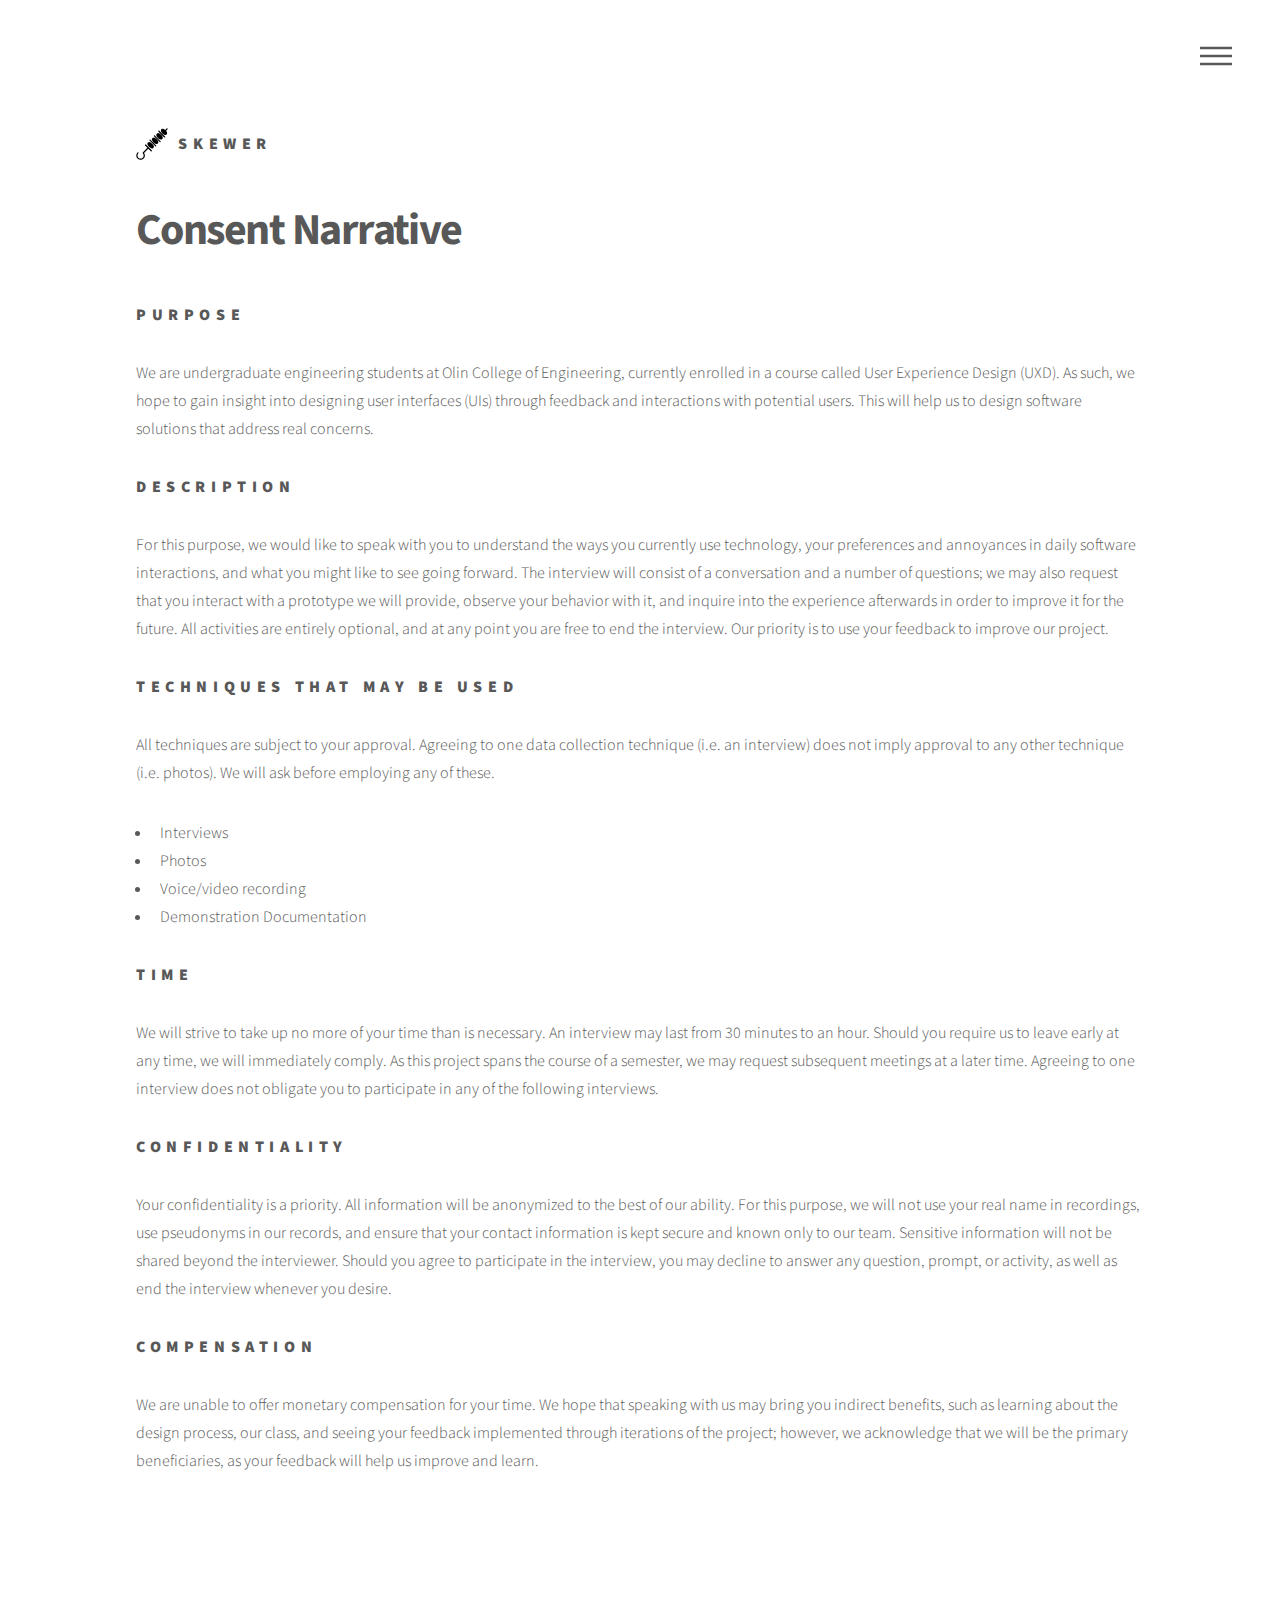
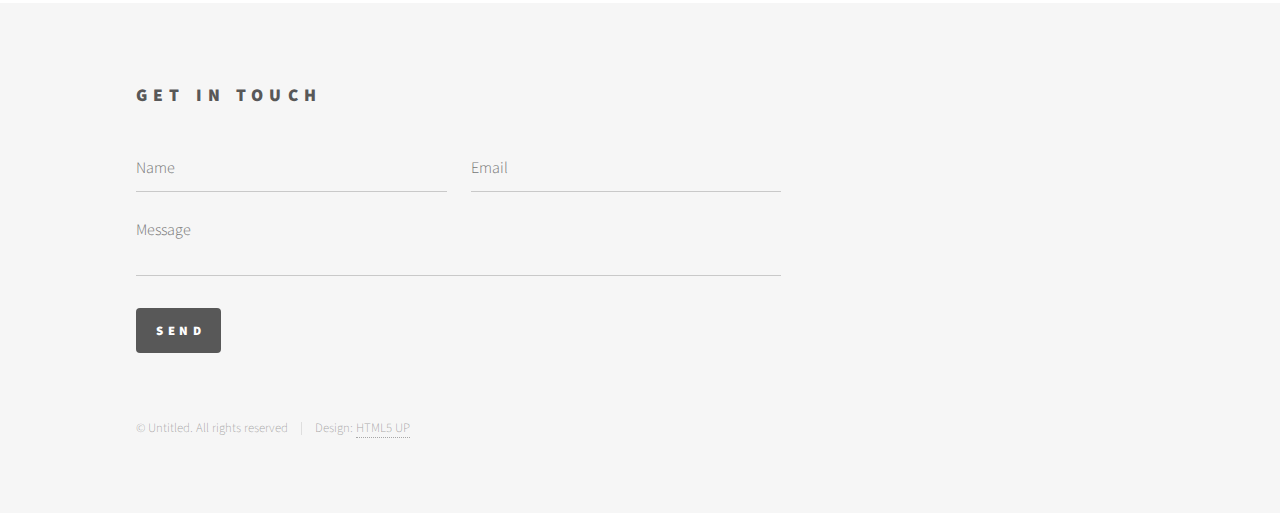
<file: consent_narrative.html>
<!DOCTYPE HTML>
<!--
	Phantom by HTML5 UP
	html5up.net | @ajlkn
	Free for personal and commercial use under the CCA 3.0 license (html5up.net/license)
-->
<html>
	<head>
		<title>Skewer UX Design</title>
		<meta charset="utf-8" />
		<meta name="viewport" content="width=device-width, initial-scale=1, user-scalable=no" />
		<link rel="stylesheet" href="assets/css/main.css" />
		<noscript><link rel="stylesheet" href="assets/css/noscript.css" /></noscript>
	</head>
	<body class="is-preload">
		<!-- Wrapper -->
			<div id="wrapper">

				<!-- Header -->
					<header id="header">
						<div class="inner">

							<!-- Logo -->
								<a href="index.html" class="logo">
									<span class="symbol"><img src="images/skewer.svg" alt="" /></span><span class="title">Skewer</span>
								</a>

							<!-- Nav -->
								<nav>
									<ul>
										<li><a href="#menu">Menu</a></li>
									</ul>
								</nav>

						</div>
					</header>

				<!-- Menu -->
					<nav id="menu">
						<h2>Menu</h2>
						<ul>
							<li><a href="index.html">Home</a></li>
							<li><a href="consent_narrative.html">Consent Narrative</a></li>
							<li><a href="inspirational_design.html">Inspirational Design</a></li>
							<li><a href="project_brief.html">Project Brief</a></li>
							<li><a href="design_brief.html">Design Brief</a></li>
							<li><a href="needs_analysis.html">Needs Analysis</a></li>
							<li><a href="design_development.html">Design Development</a></li>
							<li><a href="design_refinement.html">Design Refinement</a></li>
							<li><a href="heuristic_evaluation.html">Heuristic Evaluation</a></li>
							<li><a href="usability_study.html">Formal Usability Study</a></li>
							<li><a href="final_refinement.html">Final Refinement</a></li>
						</ul>
					</nav>

				<!-- Main -->
					<div id="main">
						<div class="inner">
							<h1>Consent Narrative</h1>
							<!-- <span class="image main"><img src="images/pic13.jpg" alt="" /></span> -->
							<h3>Purpose</h3>
							<p>We are undergraduate engineering students at Olin College of Engineering, currently enrolled in a course called User Experience Design (UXD). As such, we hope to gain insight into designing user interfaces (UIs) through feedback and interactions with potential users. This will help us to design software solutions that address real concerns.</p>
							<h3>Description</h3>
							<p>For this purpose, we would like to speak with you to understand the ways you currently use technology, your preferences and annoyances in daily software interactions, and what you might like to see going forward. The interview will consist of a conversation and a number of questions; we may also request that you interact with a prototype we will provide, observe your behavior with it, and inquire into the experience afterwards in order to improve it for the future. All activities are entirely optional, and at any point you are free to end the interview. Our priority is to use your feedback to improve our project.</p>
							<h3>Techniques that May be Used</h3>
							<p>All techniques are subject to your approval. Agreeing to one data collection technique (i.e. an interview) does not imply approval to any other technique (i.e. photos). We will ask before employing any of these.
							<ul>
								<li>Interviews</li>
								<li>Photos</li>
								<li>Voice/video recording</li>
								<li>Demonstration Documentation</li>
							</ul></p>
							<h3>Time</h3>
							<p>We will strive to take up no more of your time than is necessary. An interview may last from 30 minutes to an hour. Should you require us to leave early at any time, we will immediately comply. As this project spans the course of a semester, we may request subsequent meetings at a later time. Agreeing to one interview does not obligate you to participate in any of the following interviews.</p>
							<h3>Confidentiality</h3>
							<p>Your confidentiality is a priority. All information will be anonymized to the best of our ability. For this purpose, we will not use your real name in recordings, use pseudonyms in our records, and ensure that your contact information is kept secure and known only to our team. Sensitive information will not be shared beyond the interviewer. Should you agree to participate in the interview, you may decline to answer any question, prompt, or activity, as well as end the interview whenever you desire.</p>
							<h3>Compensation</h3>
							<p>We are unable to offer monetary compensation for your time. We hope that speaking with us may bring you indirect benefits, such as learning about the design process, our class, and seeing your feedback implemented through iterations of the project; however, we acknowledge that we will be the primary beneficiaries, as your feedback will help us improve and learn.</p>
						</div>
					</div>

				<!-- Footer -->
					<footer id="footer">
						<div class="inner">
							<section>
								<h2>Get in touch</h2>
								<form method="post" action="https://formspree.io/carl.moser@students.olin.edu">
									<div class="fields">
										<div class="field half">
											<input type="text" name="name" id="name" placeholder="Name" />
										</div>
										<div class="field half">
											<input type="email" name="email" id="email" placeholder="Email" />
										</div>
										<div class="field">
											<textarea name="message" id="message" placeholder="Message"></textarea>
										</div>
									</div>
									<ul class="actions">
										<li><input type="submit" value="Send" class="primary" /></li>
									</ul>
								</form>
							</section>
							<ul class="copyright">
								<li>&copy; Untitled. All rights reserved</li><li>Design: <a href="http://html5up.net">HTML5 UP</a></li>
							</ul>
						</div>
					</footer>

			</div>

		<!-- Scripts -->
			<script src="assets/js/jquery.min.js"></script>
			<script src="assets/js/browser.min.js"></script>
			<script src="assets/js/breakpoints.min.js"></script>
			<script src="assets/js/util.js"></script>
			<script src="assets/js/main.js"></script>

	</body>
</html>
</file>
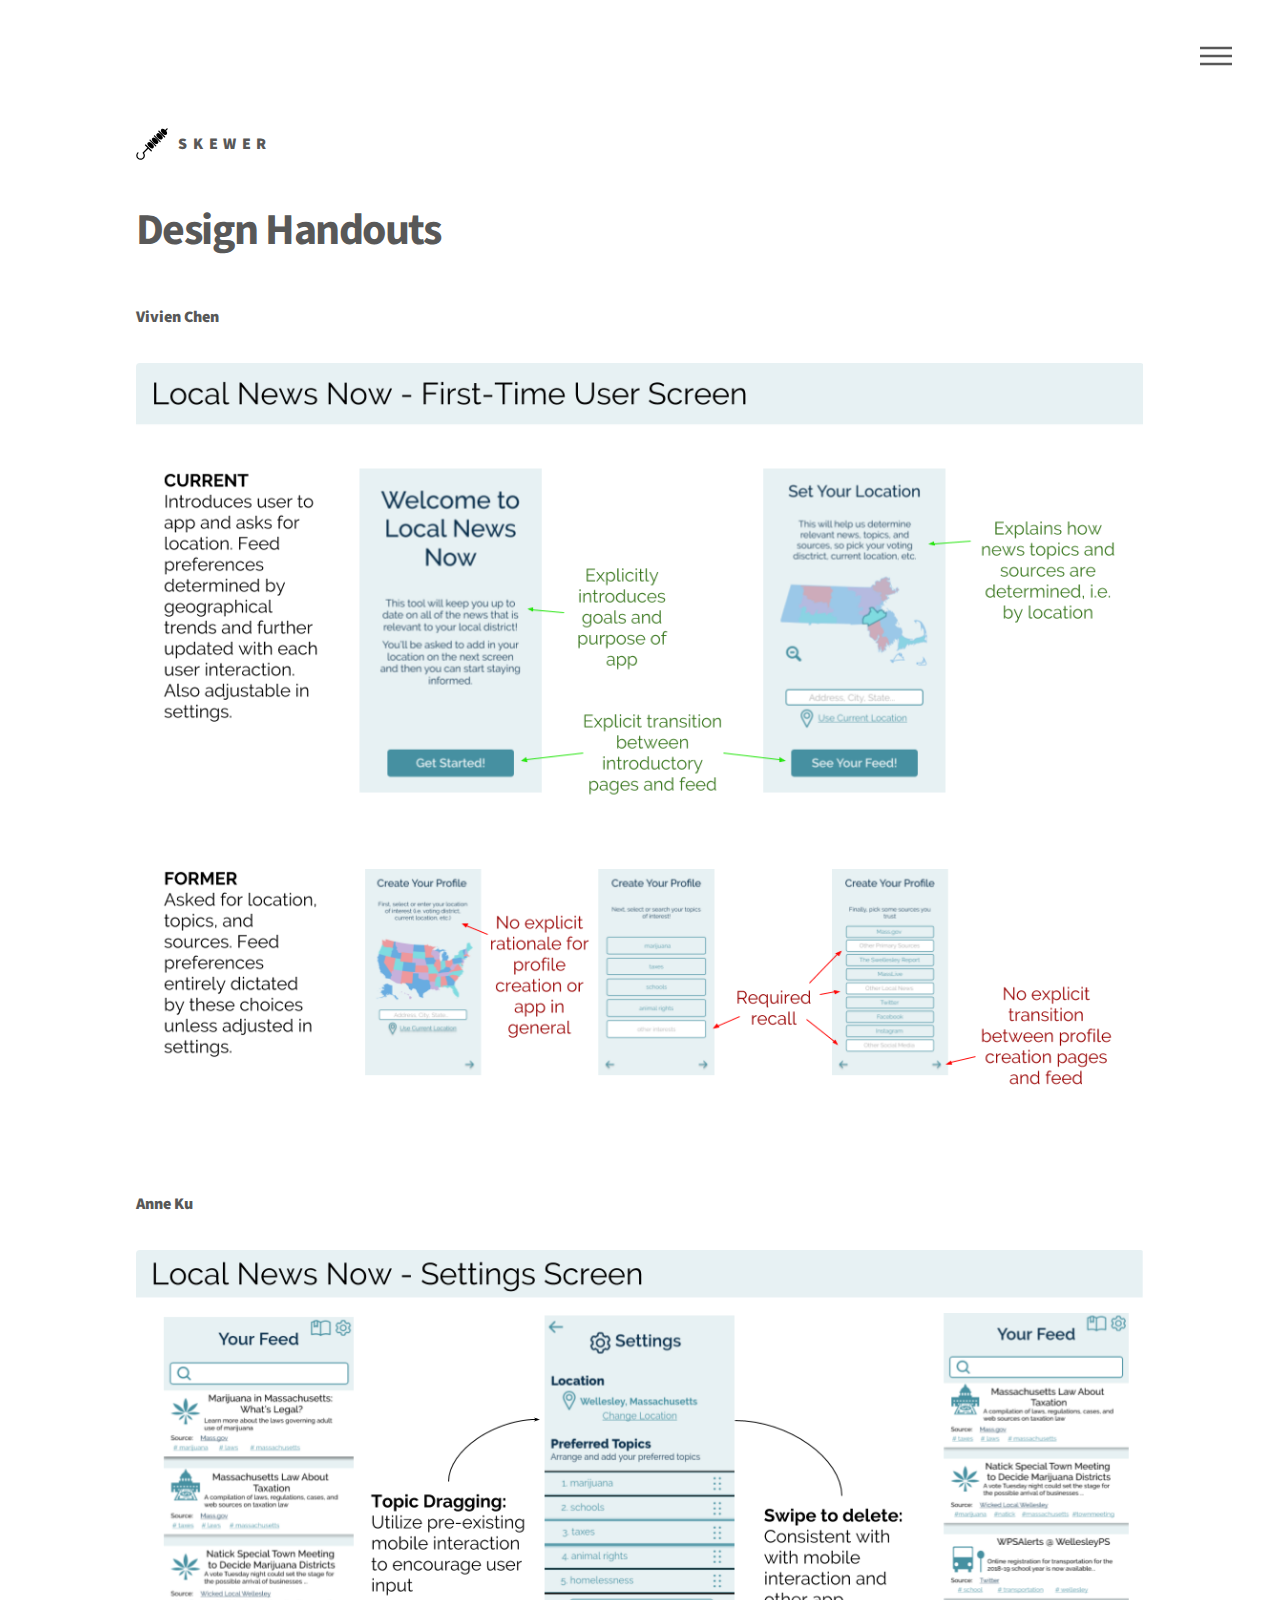
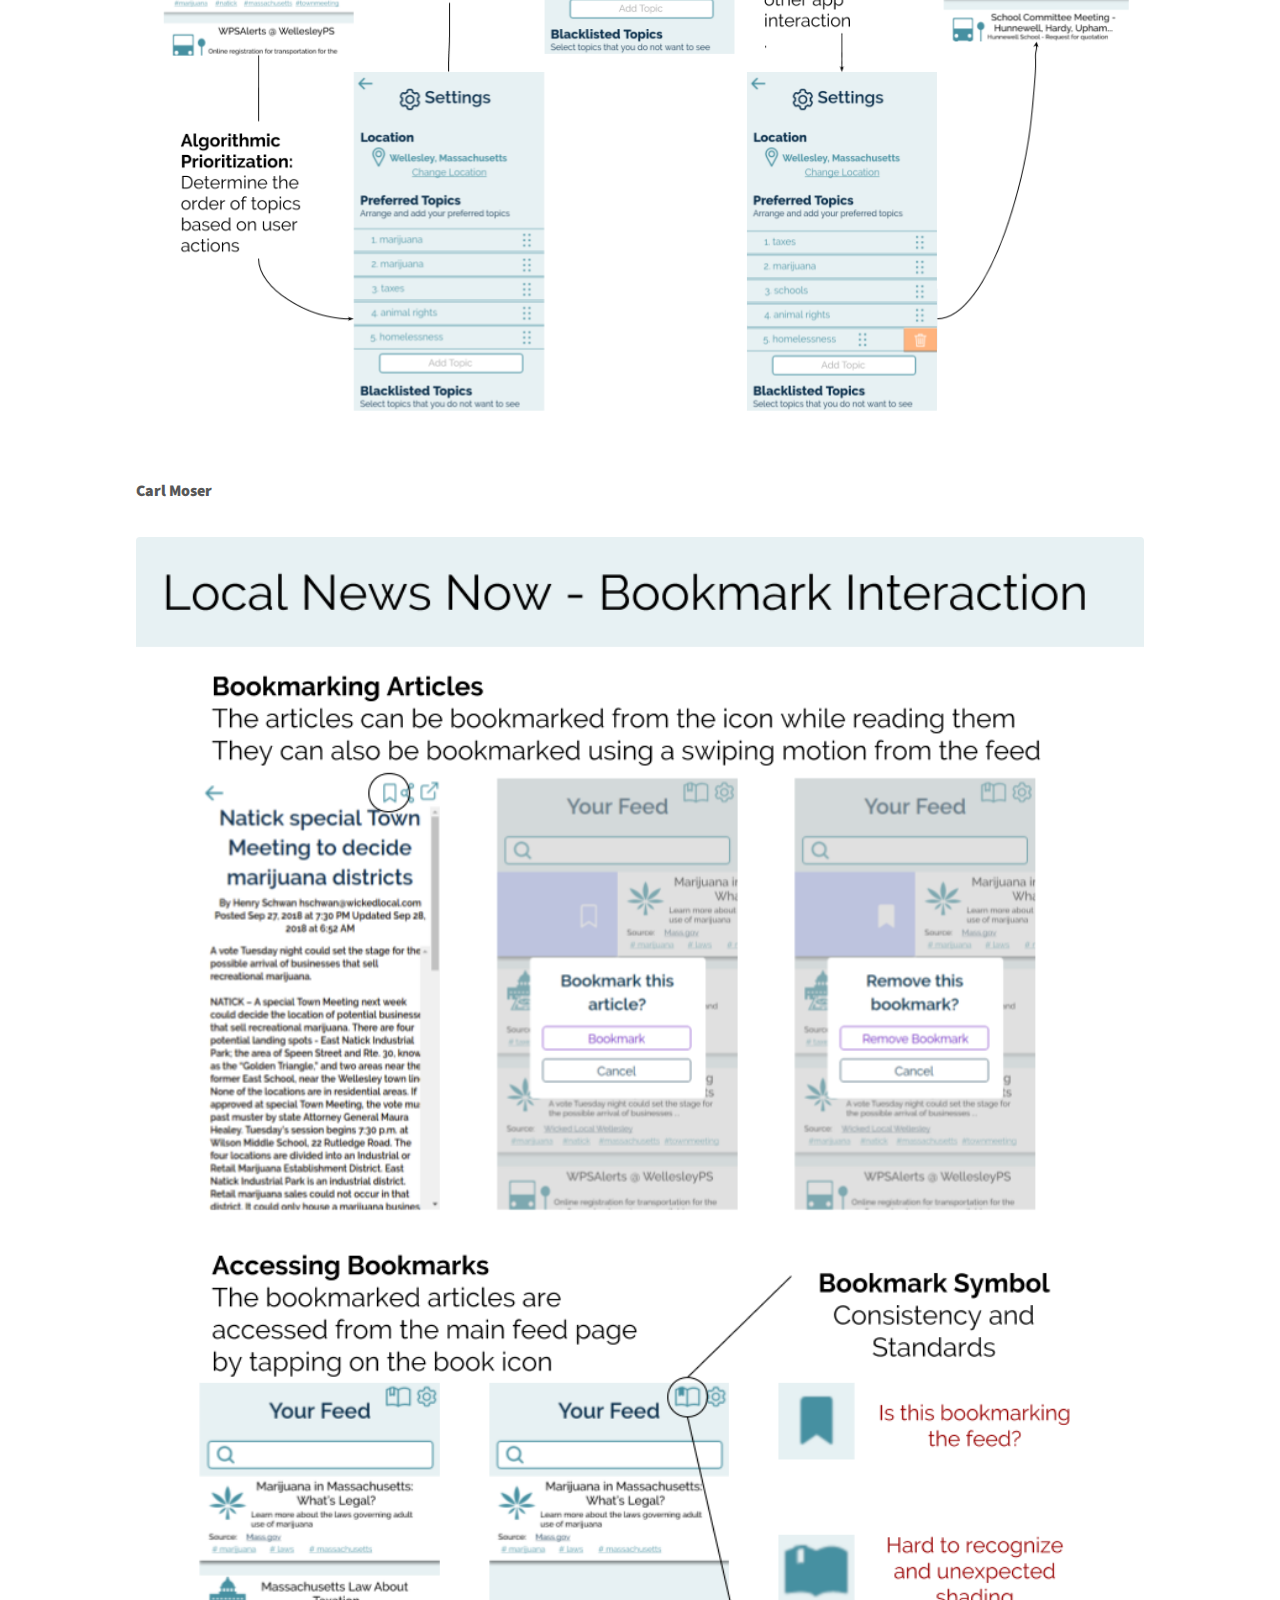
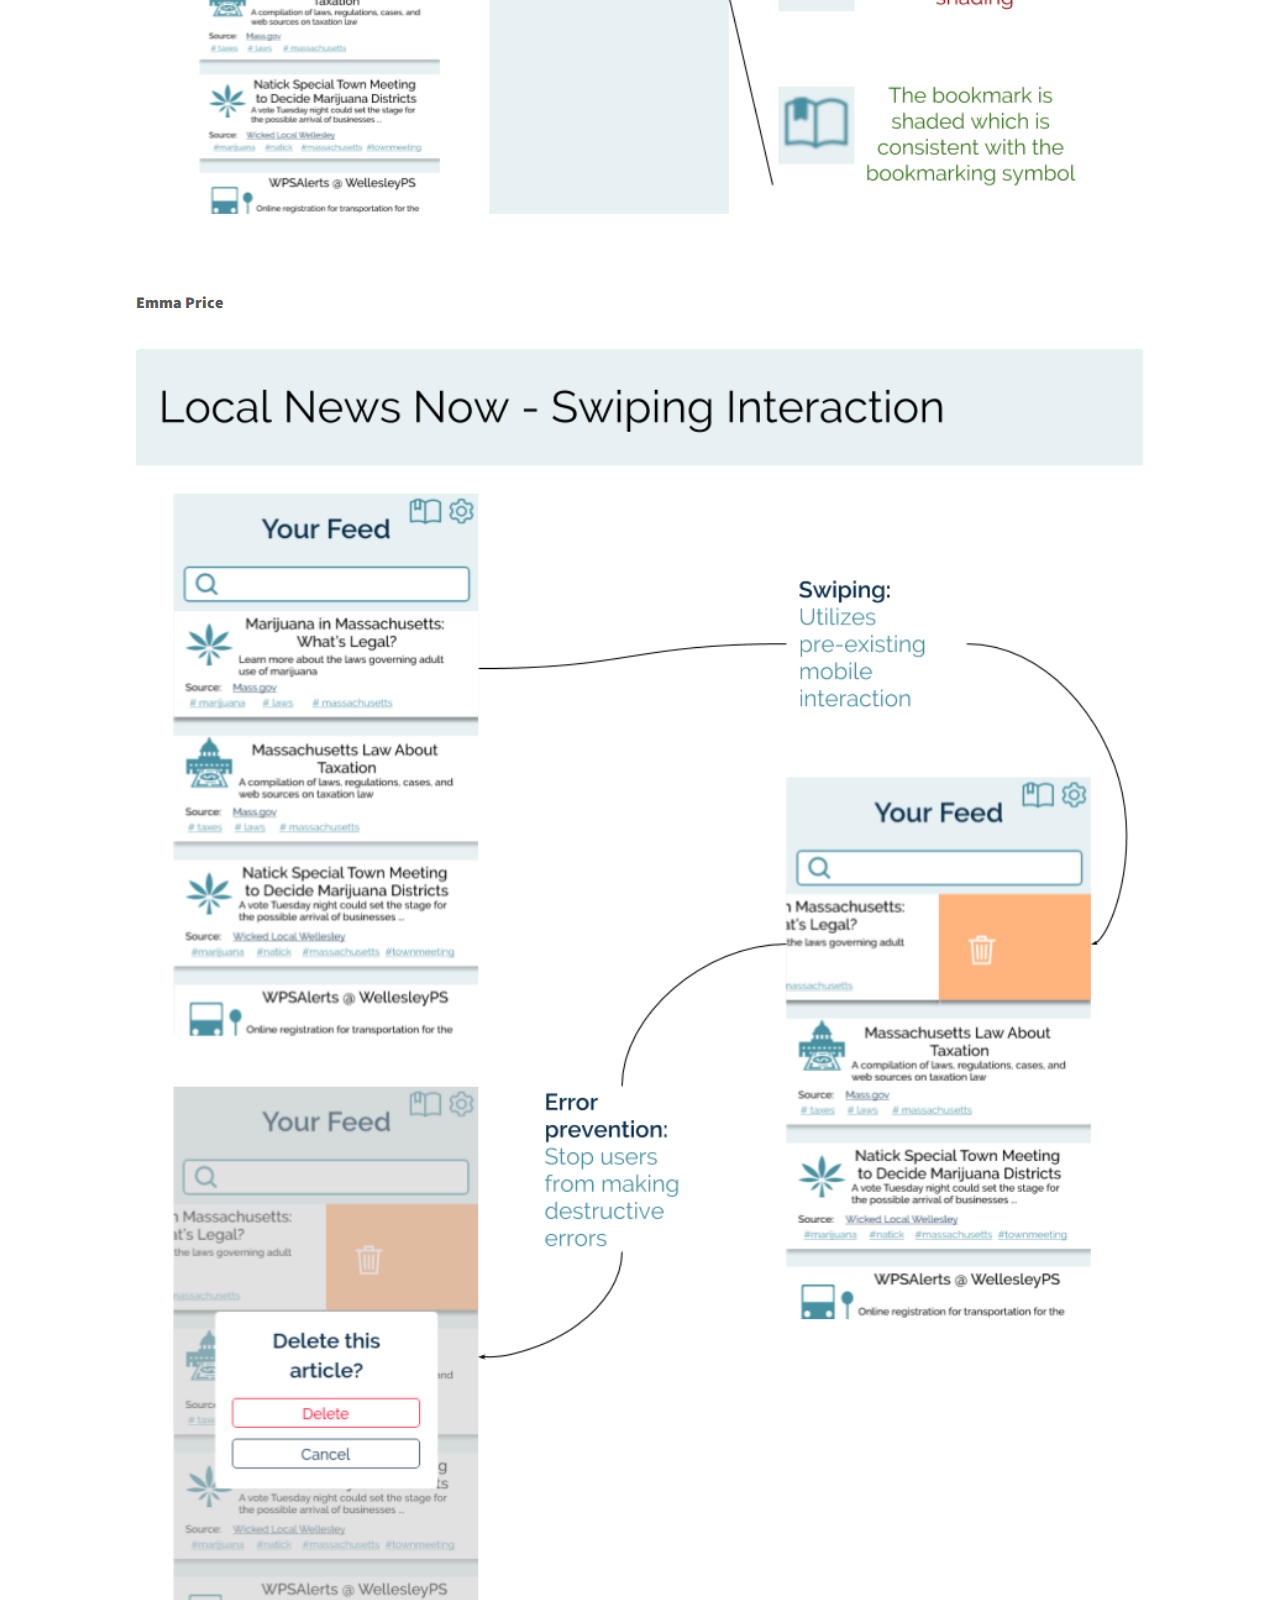
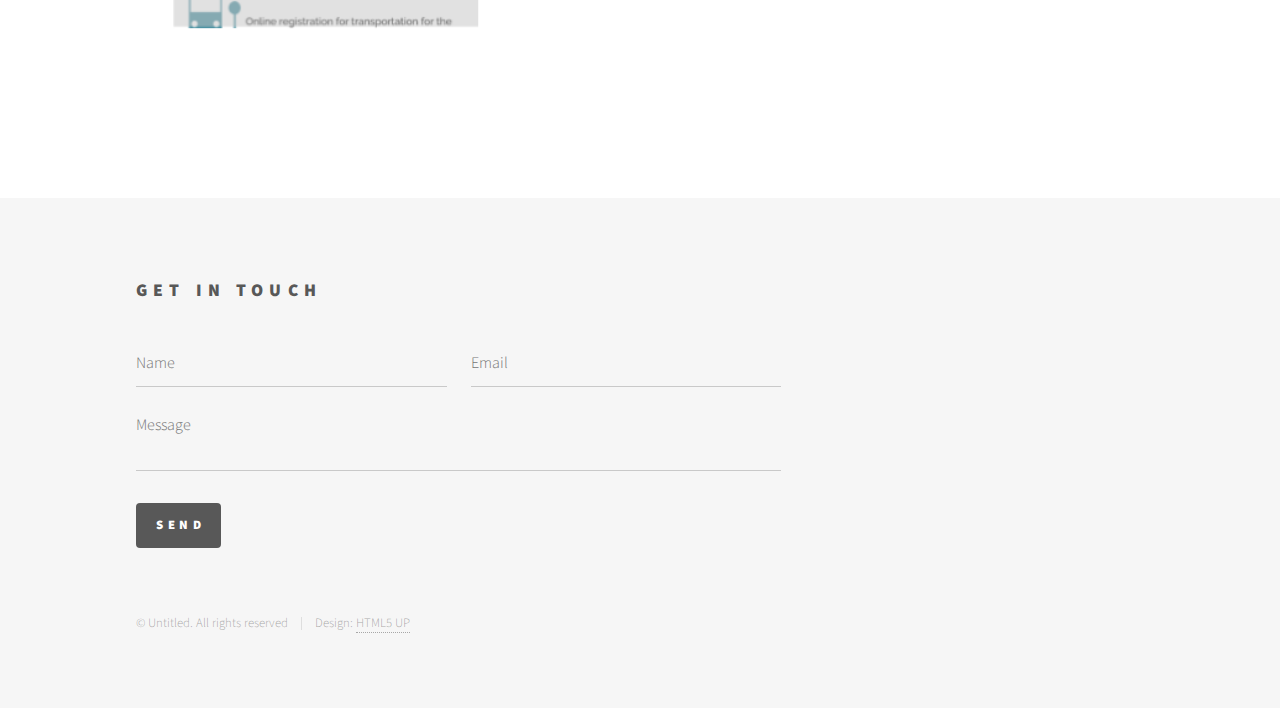
<file: design_handouts.html>
<!DOCTYPE HTML>
<!--
	Phantom by HTML5 UP
	html5up.net | @ajlkn
	Free for personal and commercial use under the CCA 3.0 license (html5up.net/license)
-->
<html>
	<head>
		<title>Skewer UX Design</title>
		<meta charset="utf-8" />
		<meta name="viewport" content="width=device-width, initial-scale=1, user-scalable=no" />
		<link rel="stylesheet" href="assets/css/main.css" />
		<noscript><link rel="stylesheet" href="assets/css/noscript.css" /></noscript>
	</head>
	<body class="is-preload">
		<!-- Wrapper -->
			<div id="wrapper">

				<!-- Header -->
					<header id="header">
						<div class="inner">

							<!-- Logo -->
								<a href="index.html" class="logo">
									<span class="symbol"><img src="images/skewer.svg" alt="" /></span><span class="title">Skewer</span>
								</a>

							<!-- Nav -->
								<nav>
									<ul>
										<li><a href="#menu">Menu</a></li>
									</ul>
								</nav>

						</div>
					</header>

				<!-- Menu -->
					<nav id="menu">
						<h2>Menu</h2>
						<ul>
							<li><a href="index.html">Home</a></li>
							<li><a href="consent_narrative.html">Consent Narrative</a></li>
							<li><a href="inspirational_design.html">Inspirational Design</a></li>
							<li><a href="project_brief.html">Project Brief</a></li>
							<li><a href="design_brief.html">Design Brief</a></li>
							<li><a href="needs_analysis.html">Needs Analysis</a></li>
							<li><a href="design_development.html">Design Development</a></li>
							<li><a href="design_refinement.html">Design Refinement</a></li>
							<li><a href="heuristic_evaluation.html">Heuristic Evaluation</a></li>
							<li><a href="usability_study.html">Formal Usability Study</a></li>
							<li><a href="design_handouts.html">Design Handouts</a></li>
							<li><a href="final_refinement.html">Final Refinement</a></li>
						</ul>
					</nav>

				<!-- Main -->
					<div id="main">
						<div class="inner">
							<h1>Design Handouts</h1>

							<p><b>Vivien Chen</b></p>
							<span class="image main"><img src="images/first_time_user_handout.png" alt="" style="width: 100%; height: 100%"/></span>

							<p><b>Anne Ku</b></p>
							<span class="image main"><img src="images/settings_handout.png" alt="" style="width: 100%; height: 100%"/></span>

							<p><b>Carl Moser</b></p>
							<span class="image main"><img src="images/bookmarking_handout.png" alt="" style="width: 100%; height: 100%"/></span>

							<p><b>Emma Price</b></p>
							<span class="image main"><img src="images/swiping_handout.png" alt="" style="width: 100%; height: 100%"/></span>

						</div>
					</div>

				<!-- Footer -->
					<footer id="footer">
						<div class="inner">
							<section>
								<h2>Get in touch</h2>
								<form method="post" action="https://formspree.io/carl.moser@students.olin.edu">
									<div class="fields">
										<div class="field half">
											<input type="text" name="name" id="name" placeholder="Name" />
										</div>
										<div class="field half">
											<input type="email" name="email" id="email" placeholder="Email" />
										</div>
										<div class="field">
											<textarea name="message" id="message" placeholder="Message"></textarea>
										</div>
									</div>
									<ul class="actions">
										<li><input type="submit" value="Send" class="primary" /></li>
									</ul>
								</form>
							</section>
							<ul class="copyright">
								<li>&copy; Untitled. All rights reserved</li><li>Design: <a href="http://html5up.net">HTML5 UP</a></li>
							</ul>
						</div>
					</footer>

			</div>

		<!-- Scripts -->
			<script src="assets/js/jquery.min.js"></script>
			<script src="assets/js/browser.min.js"></script>
			<script src="assets/js/breakpoints.min.js"></script>
			<script src="assets/js/util.js"></script>
			<script src="assets/js/main.js"></script>

	</body>
</html>
</file>
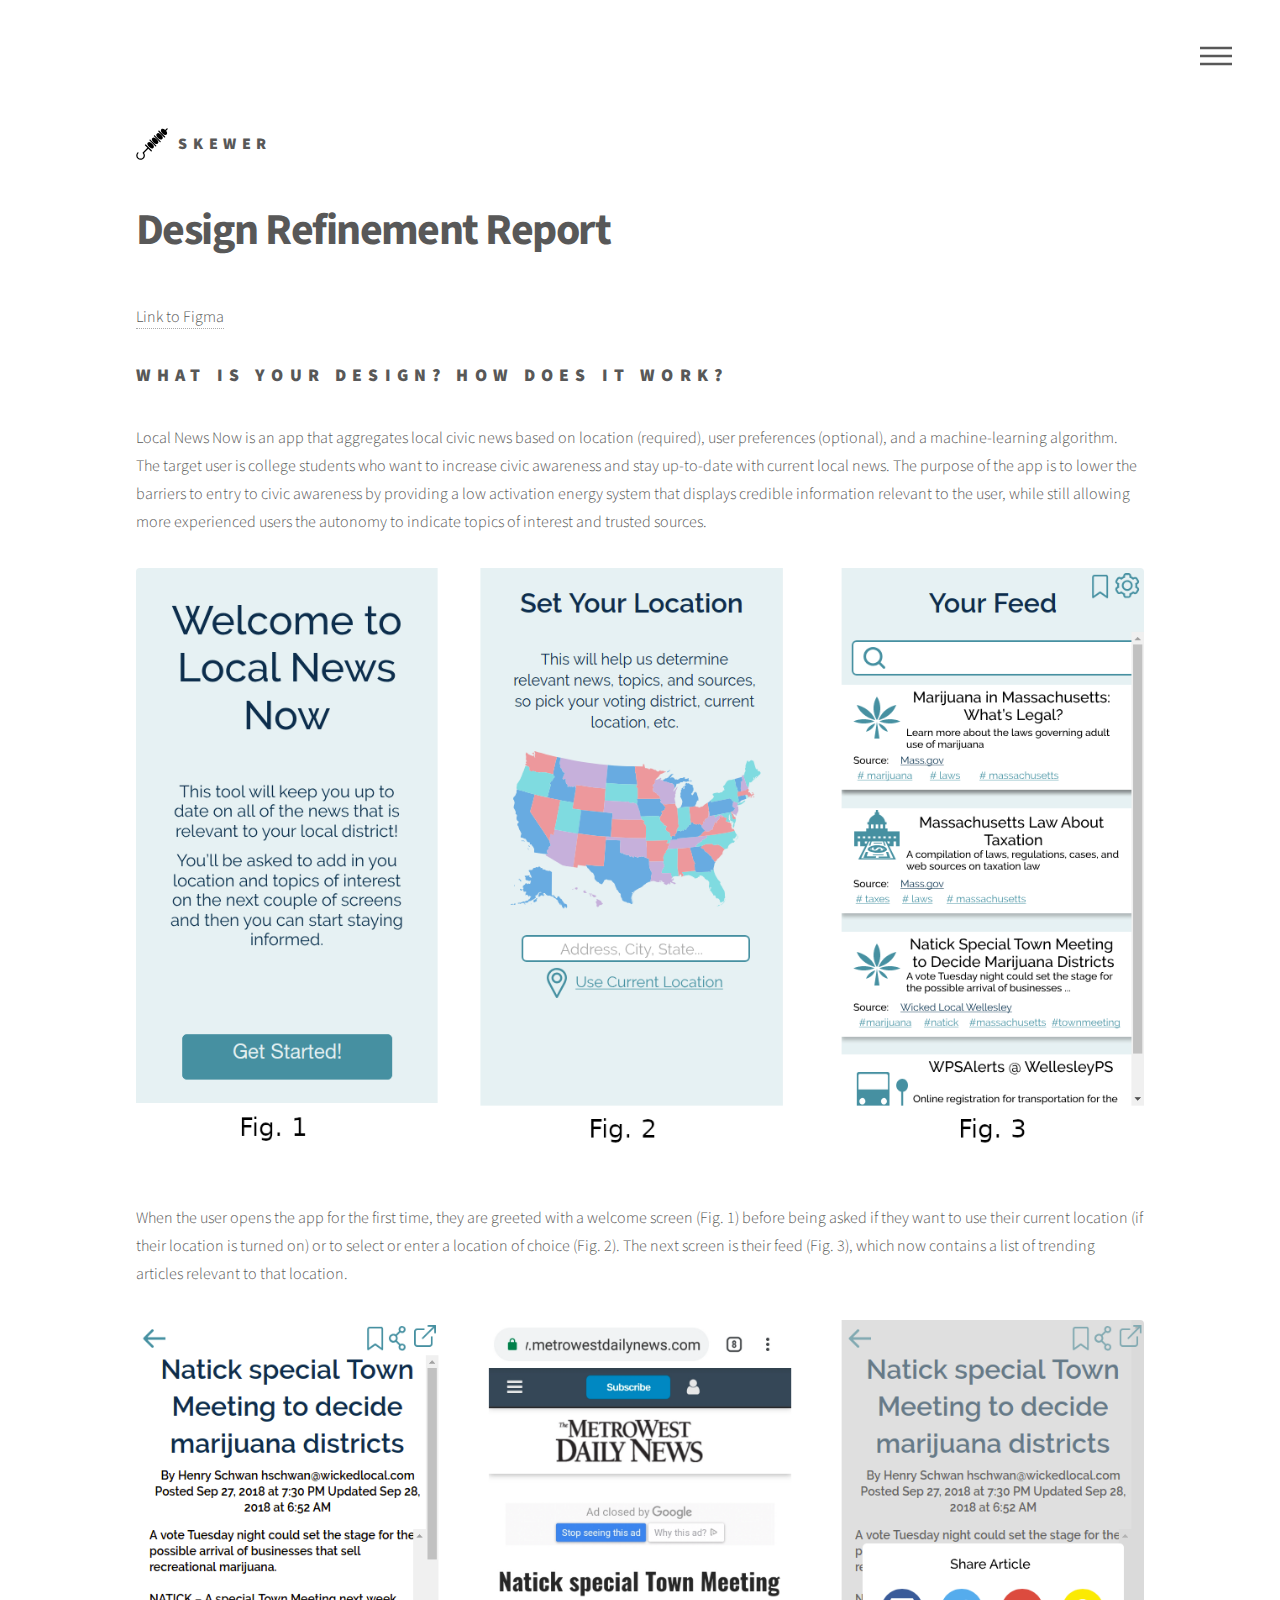
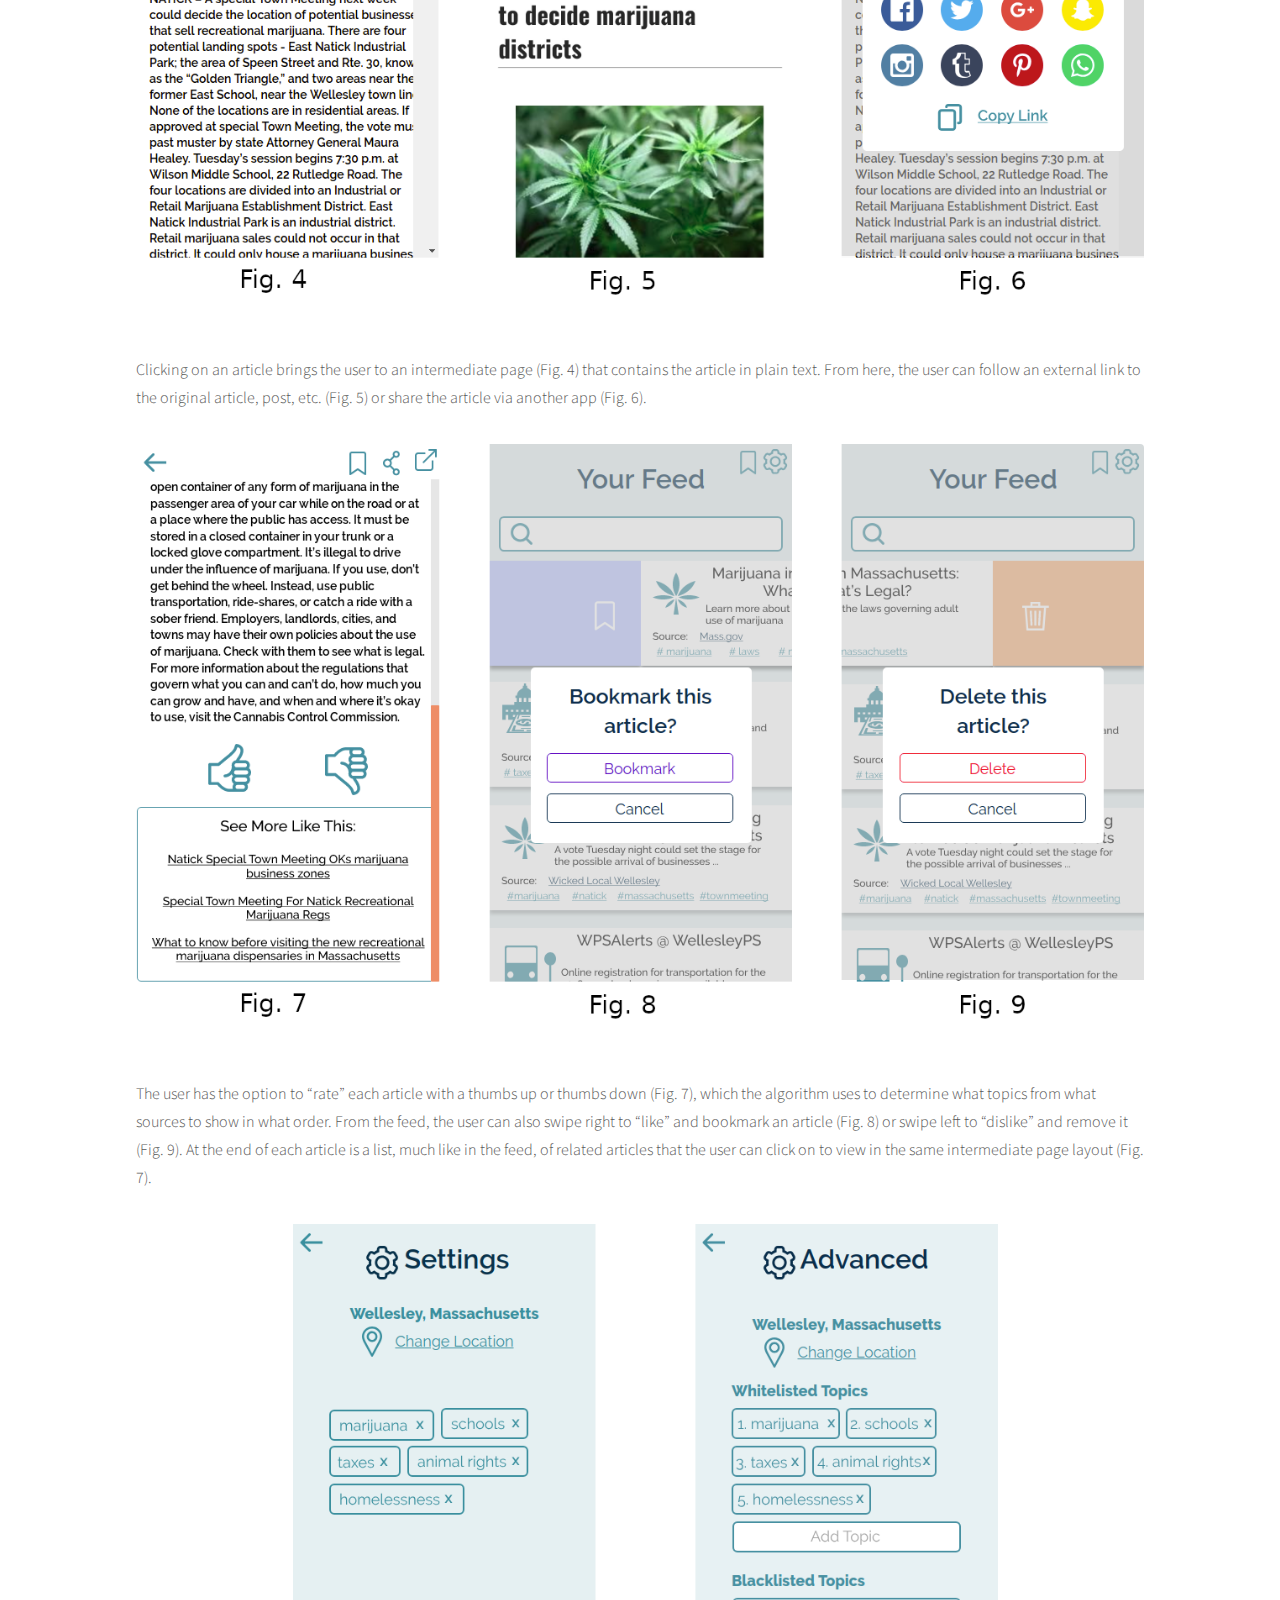
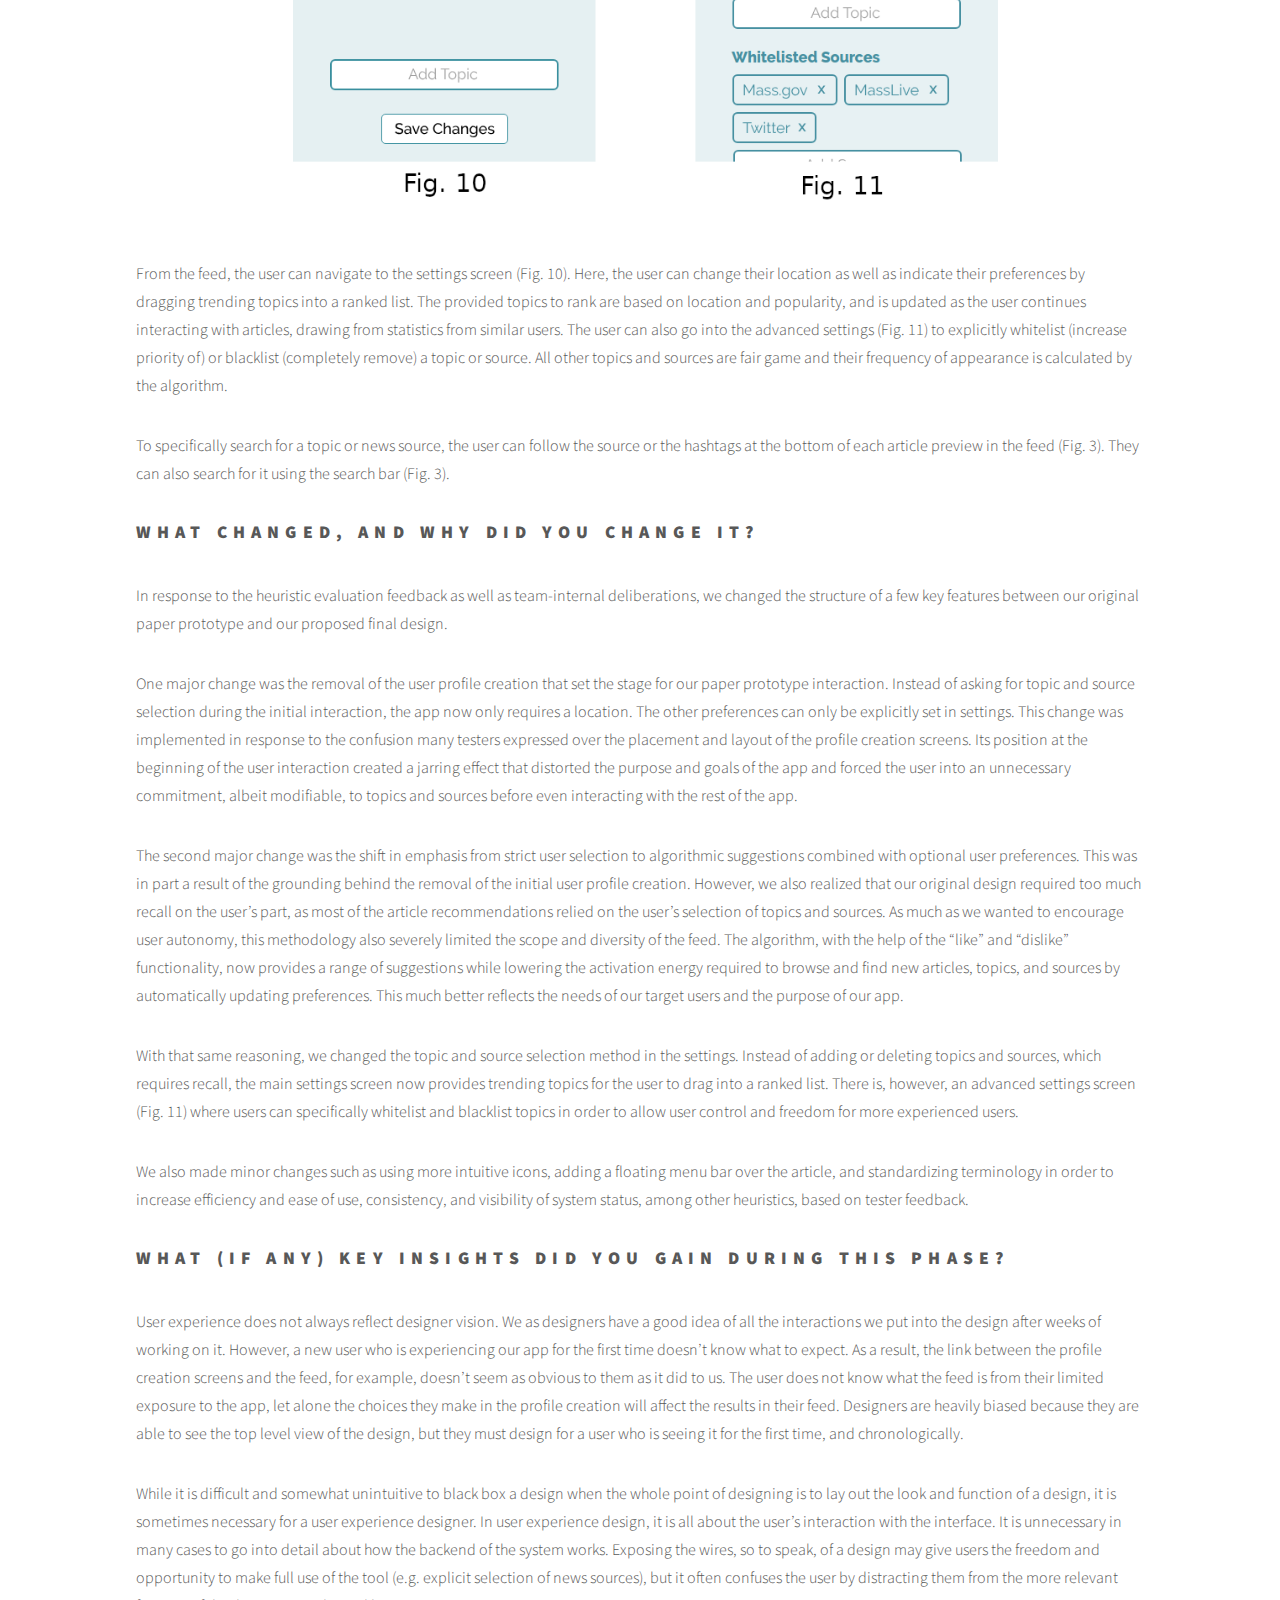
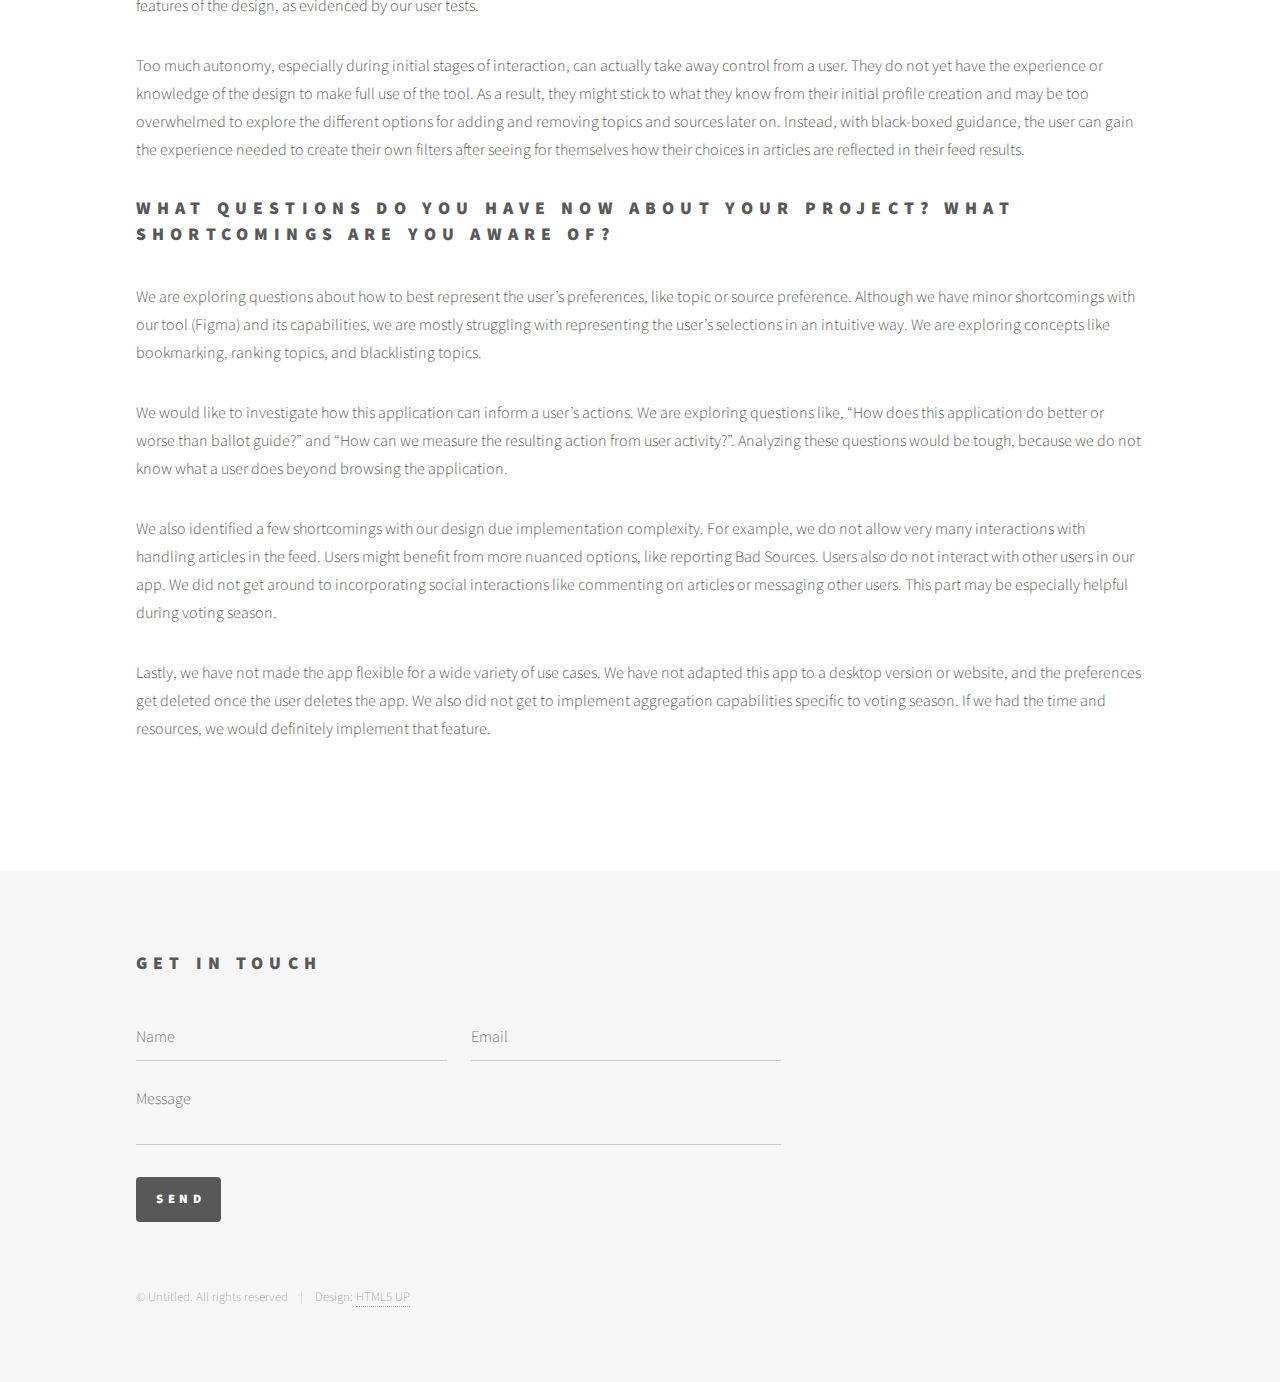
<file: design_refinement.html>
<!DOCTYPE HTML>
<!--
	Phantom by HTML5 UP
	html5up.net | @ajlkn
	Free for personal and commercial use under the CCA 3.0 license (html5up.net/license)
-->
<html>
	<head>
		<title>Skewer UX Design</title>
		<meta charset="utf-8" />
		<meta name="viewport" content="width=device-width, initial-scale=1, user-scalable=no" />
		<link rel="stylesheet" href="assets/css/main.css" />
		<noscript><link rel="stylesheet" href="assets/css/noscript.css" /></noscript>
	</head>
	<body class="is-preload">
		<!-- Wrapper -->
			<div id="wrapper">

				<!-- Header -->
					<header id="header">
						<div class="inner">

							<!-- Logo -->
								<a href="index.html" class="logo">
									<span class="symbol"><img src="images/skewer.svg" alt="" /></span><span class="title">Skewer</span>
								</a>

							<!-- Nav -->
								<nav>
									<ul>
										<li><a href="#menu">Menu</a></li>
									</ul>
								</nav>

						</div>
					</header>

				<!-- Menu -->
					<nav id="menu">
						<h2>Menu</h2>
						<ul>
							<li><a href="index.html">Home</a></li>
							<li><a href="consent_narrative.html">Consent Narrative</a></li>
							<li><a href="inspirational_design.html">Inspirational Design</a></li>
							<li><a href="project_brief.html">Project Brief</a></li>
							<li><a href="design_brief.html">Design Brief</a></li>
							<li><a href="needs_analysis.html">Needs Analysis</a></li>
							<li><a href="design_development.html">Design Development</a></li>
							<li><a href="design_refinement.html">Design Refinement</a></li>
							<li><a href="heuristic_evaluation.html">Heuristic Evaluation</a></li>
							<li><a href="usability_study.html">Formal Usability Study</a></li>
							<li><a href="design_handouts.html">Design Handouts</a></li>
							<li><a href="final_refinement.html">Final Refinement</a></li>
						</ul>
					</nav>

				<!-- Main -->
					<div id="main">
						<div class="inner">
							<h1>Design Refinement Report</h1>
							
							<p><a href="https://app.atomic.io/d/TQSnJs5XbDvi?page=9dfe63e4-2acb-489c-88d5-7b30ed245b1b">Link to Figma</a></p>

							<h2>What is your design? How does it work?</h2>
							<p>Local News Now is an app that aggregates local civic news based on location (required), user preferences (optional), and a machine-learning algorithm. The target user is college students who want to increase civic awareness and stay up-to-date with current local news. The purpose of the app is to lower the barriers to entry to civic awareness by providing a low activation energy system that displays credible information relevant to the user, while still allowing more experienced users the autonomy to indicate topics of interest and trusted sources.
							</p>


							<span class="image main"><img src="images/dr_beginning.png" alt="" style="width: 100%; height: 100%"/></span>

							<p>When the user opens the app for the first time, they are greeted with a welcome screen (Fig. 1) before being asked if they want to use their current location (if their location is turned on) or to select or enter a location of choice (Fig. 2). The next screen is their feed (Fig. 3), which now contains a list of trending articles relevant to that location.
							</p>

							<span class="image main"><img src="images/dr_mid1.png" alt="" style="width: 100%; height: 100%"/></span>

							<p>Clicking on an article brings the user to an intermediate page (Fig. 4) that contains the article in plain text. From here, the user can follow an external link to the original article, post, etc. (Fig. 5) or share the article via another app (Fig. 6).</p>

							<span class="image main"><img src="images/dr_mid2.png" alt="" style="width: 100%; height: 100%"/></span>

							<p>The user has the option to “rate” each article with a thumbs up or thumbs down (Fig. 7), which the algorithm uses to determine what topics from what sources to show in what order. From the feed, the user can also swipe right to “like” and bookmark an article (Fig. 8) or swipe left to “dislike” and remove it (Fig. 9). At the end of each article is a list, much like in the feed, of related articles that the user can click on to view in the same intermediate page layout (Fig. 7).
							</p>

							<span class="image main"><img src="images/dr_bottom.png" alt="" style="width: 100%; height: 100%"/></span>

							<p>From the feed, the user can navigate to the settings screen (Fig. 10). Here, the user can change their location as well as indicate their preferences by dragging trending topics into a ranked list. The provided topics to rank are based on location and popularity, and is updated as the user continues interacting with articles, drawing from statistics from similar users. The user can also go into the advanced settings (Fig. 11) to explicitly whitelist (increase priority of) or blacklist (completely remove) a topic or source. All other topics and sources are fair game and their frequency of appearance is calculated by the algorithm.
							</p>
							<p>To specifically search for a topic or news source, the user can follow the source or the hashtags at the bottom of each article preview in the feed (Fig. 3). They can also search for it using the search bar (Fig. 3).
							</p>

							<h2>What changed, and why did you change it?</h2>
							<p>In response to the heuristic evaluation feedback as well as team-internal deliberations, we changed the structure of a few key features between our original paper prototype and our proposed final design.
							</p>
							<p>One major change was the removal of the user profile creation that set the stage for our paper prototype interaction. Instead of asking for topic and source selection during the initial interaction, the app now only requires a location. The other preferences can only be explicitly set in settings. This change was implemented in response to the confusion many testers expressed over the placement and layout of the profile creation screens. Its position at the beginning of the user interaction created a jarring effect that distorted the purpose and goals of the app and forced the user into an unnecessary commitment, albeit modifiable, to topics and sources before even interacting with the rest of the app.
							</p>
							<p>The second major change was the shift in emphasis from strict user selection to algorithmic suggestions combined with optional user preferences. This was in part a result of the grounding behind the removal of the initial user profile creation. However, we also realized that our original design required too much recall on the user’s part, as most of the article recommendations relied on the user’s selection of topics and sources. As much as we wanted to encourage user autonomy, this methodology also severely limited the scope and diversity of the feed. The algorithm, with the help of the “like” and “dislike” functionality, now provides a range of suggestions while lowering the activation energy required to browse and find new articles, topics, and sources by automatically updating preferences. This much better reflects the needs of our target users and the purpose of our app.
							</p>
							<p>With that same reasoning, we changed the topic and source selection method in the settings. Instead of adding or deleting topics and sources, which requires recall, the main settings screen now provides trending topics for the user to drag into a ranked list. There is, however, an advanced settings screen (Fig. 11) where users can specifically whitelist and blacklist topics in order to allow user control and freedom for more experienced users.
							</p>
							<p>We also made minor changes such as using more intuitive icons, adding a floating menu bar over the article, and standardizing terminology in order to increase efficiency and ease of use, consistency, and visibility of system status, among other heuristics, based on tester feedback.
							</p>

							<h2>What (if any) key insights did you gain during this phase?</h2>
							<p>User experience does not always reflect designer vision. We as designers have a good idea of all the interactions we put into the design after weeks of working on it. However, a new user who is experiencing our app for the first time doesn’t know what to expect. As a result, the link between the profile creation screens and the feed, for example, doesn’t seem as obvious to them as it did to us. The user does not know what the feed is from their limited exposure to the app, let alone the choices they make in the profile creation will affect the results in their feed. Designers are heavily biased because they are able to see the top level view of the design, but they must design for a user who is seeing it for the first time, and chronologically.
							</p>
							<p>While it is difficult and somewhat unintuitive to black box a design when the whole point of designing is to lay out the look and function of a design, it is sometimes necessary for a user experience designer. In user experience design, it is all about the user’s interaction with the interface. It is unnecessary in many cases to go into detail about how the backend of the system works. Exposing the wires, so to speak, of a design may give users the freedom and opportunity to make full use of the tool (e.g. explicit selection of news sources), but it often confuses the user by distracting them from the more relevant features of the design, as evidenced by our user tests.
							</p>
							<p>Too much autonomy, especially during initial stages of interaction, can actually take away control from a user. They do not yet have the experience or knowledge of the design to make full use of the tool. As a result, they might stick to what they know from their initial profile creation and may be too overwhelmed to explore the different options for adding and removing topics and sources later on. Instead, with black-boxed guidance, the user can gain the experience needed to create their own filters after seeing for themselves how their choices in articles are reflected in their feed results.
							</p>
							<h2>What questions do you have now about your project? What shortcomings are you aware of?</h2>
							<p>We are exploring questions about how to best represent the user’s preferences, like topic or source preference. Although we have minor shortcomings with our tool (Figma) and its capabilities, we are mostly struggling with representing the user’s selections in an intuitive way. We are exploring concepts like bookmarking, ranking topics, and blacklisting topics.
							</p>
							<p>We would like to investigate how this application can inform a user’s actions. We are exploring questions like, “How does this application do better or worse than ballot guide?” and “How can we measure the resulting action from user activity?”. Analyzing these questions would be tough, because we do not know what a user does beyond browsing the application.
							</p>
							<p>We also identified a few shortcomings with our design due implementation complexity. For example, we do not allow very many interactions with handling articles in the feed. Users might benefit from more nuanced options, like reporting Bad Sources. Users also do not interact with other users in our app. We did not get around to incorporating social interactions like commenting on articles or messaging other users. This part may be especially helpful during voting season.
							</p>
							<p>Lastly, we have not made the app flexible for a wide variety of use cases. We have not adapted this app to a desktop version or website, and the preferences get deleted once the user deletes the app. We also did not get to implement aggregation capabilities specific to voting season. If we had the time and resources, we would definitely implement that feature.
							</p>



						</div>
					</div>

				<!-- Footer -->
					<footer id="footer">
						<div class="inner">
							<section>
								<h2>Get in touch</h2>
								<form method="post" action="https://formspree.io/carl.moser@students.olin.edu">
									<div class="fields">
										<div class="field half">
											<input type="text" name="name" id="name" placeholder="Name" />
										</div>
										<div class="field half">
											<input type="email" name="email" id="email" placeholder="Email" />
										</div>
										<div class="field">
											<textarea name="message" id="message" placeholder="Message"></textarea>
										</div>
									</div>
									<ul class="actions">
										<li><input type="submit" value="Send" class="primary" /></li>
									</ul>
								</form>
							</section>
							<ul class="copyright">
								<li>&copy; Untitled. All rights reserved</li><li>Design: <a href="http://html5up.net">HTML5 UP</a></li>
							</ul>
						</div>
					</footer>

			</div>

		<!-- Scripts -->
			<script src="assets/js/jquery.min.js"></script>
			<script src="assets/js/browser.min.js"></script>
			<script src="assets/js/breakpoints.min.js"></script>
			<script src="assets/js/util.js"></script>
			<script src="assets/js/main.js"></script>

	</body>
</html>
</file>
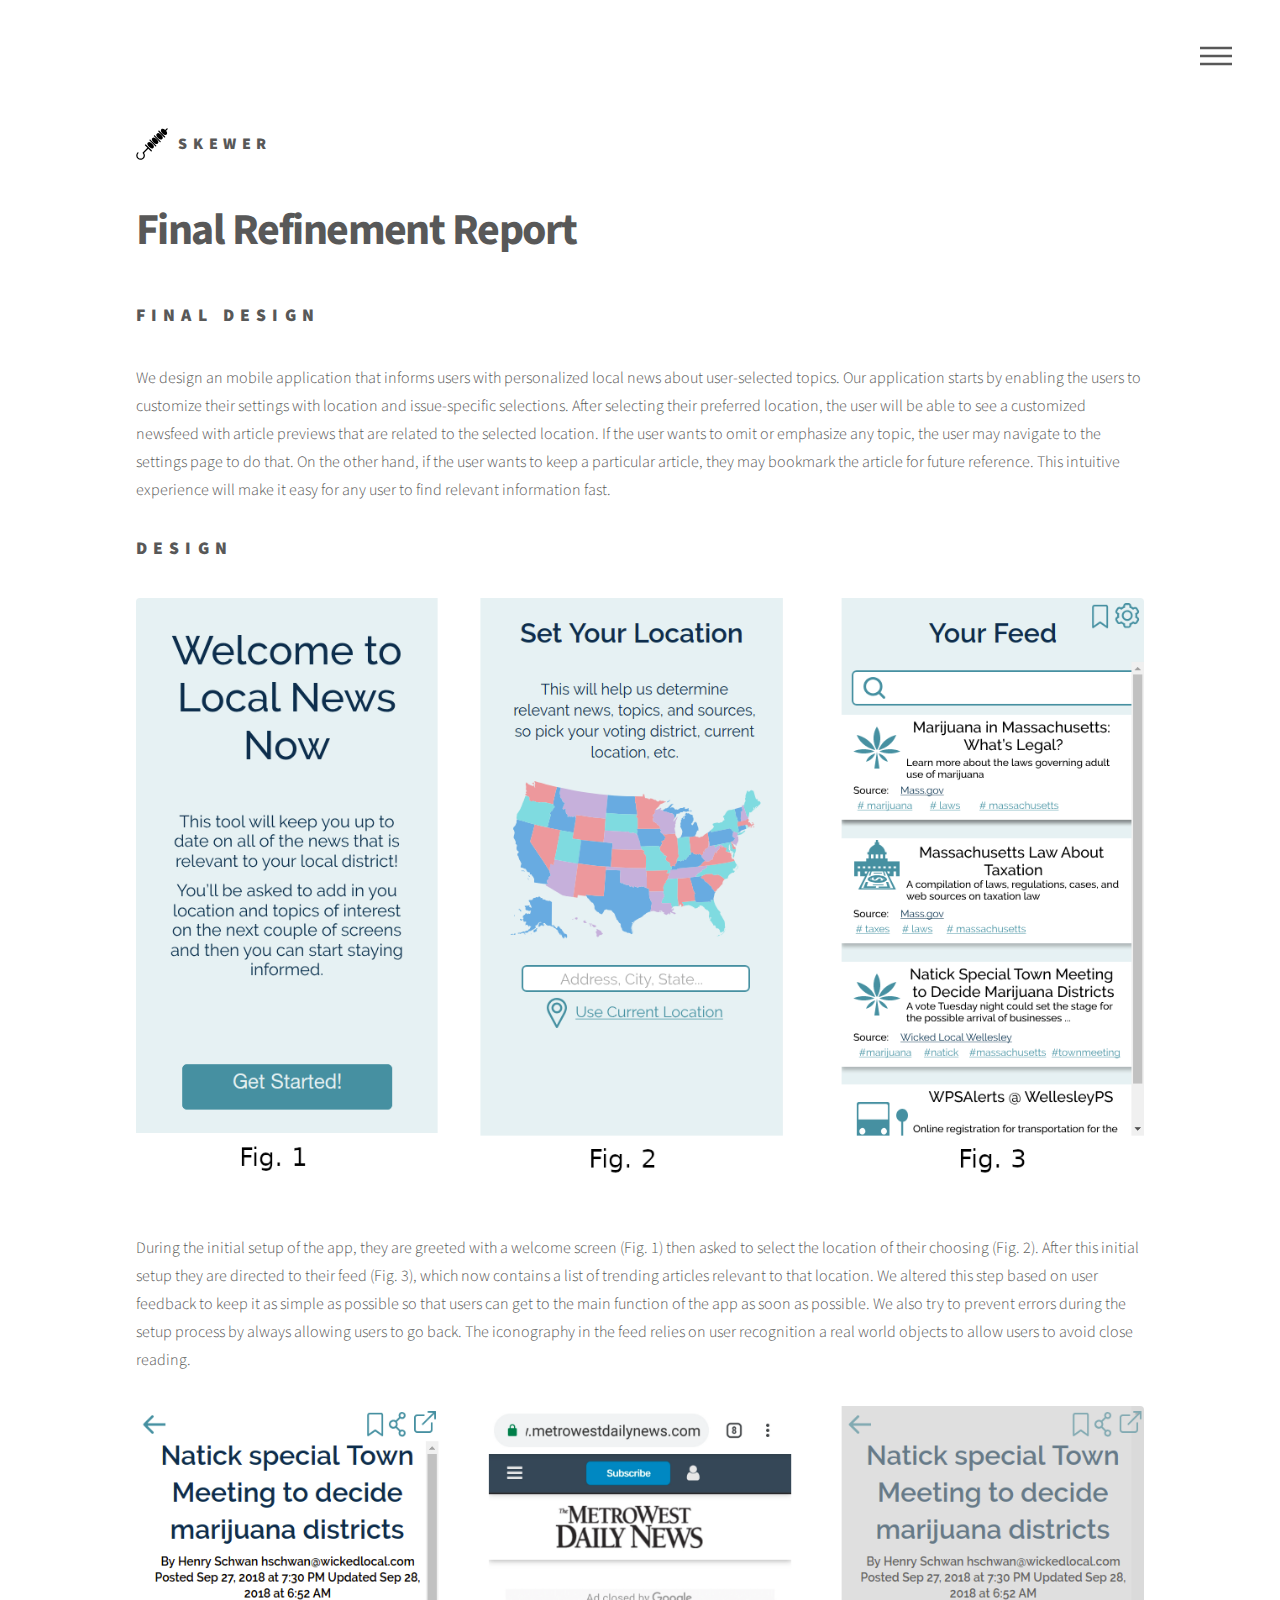
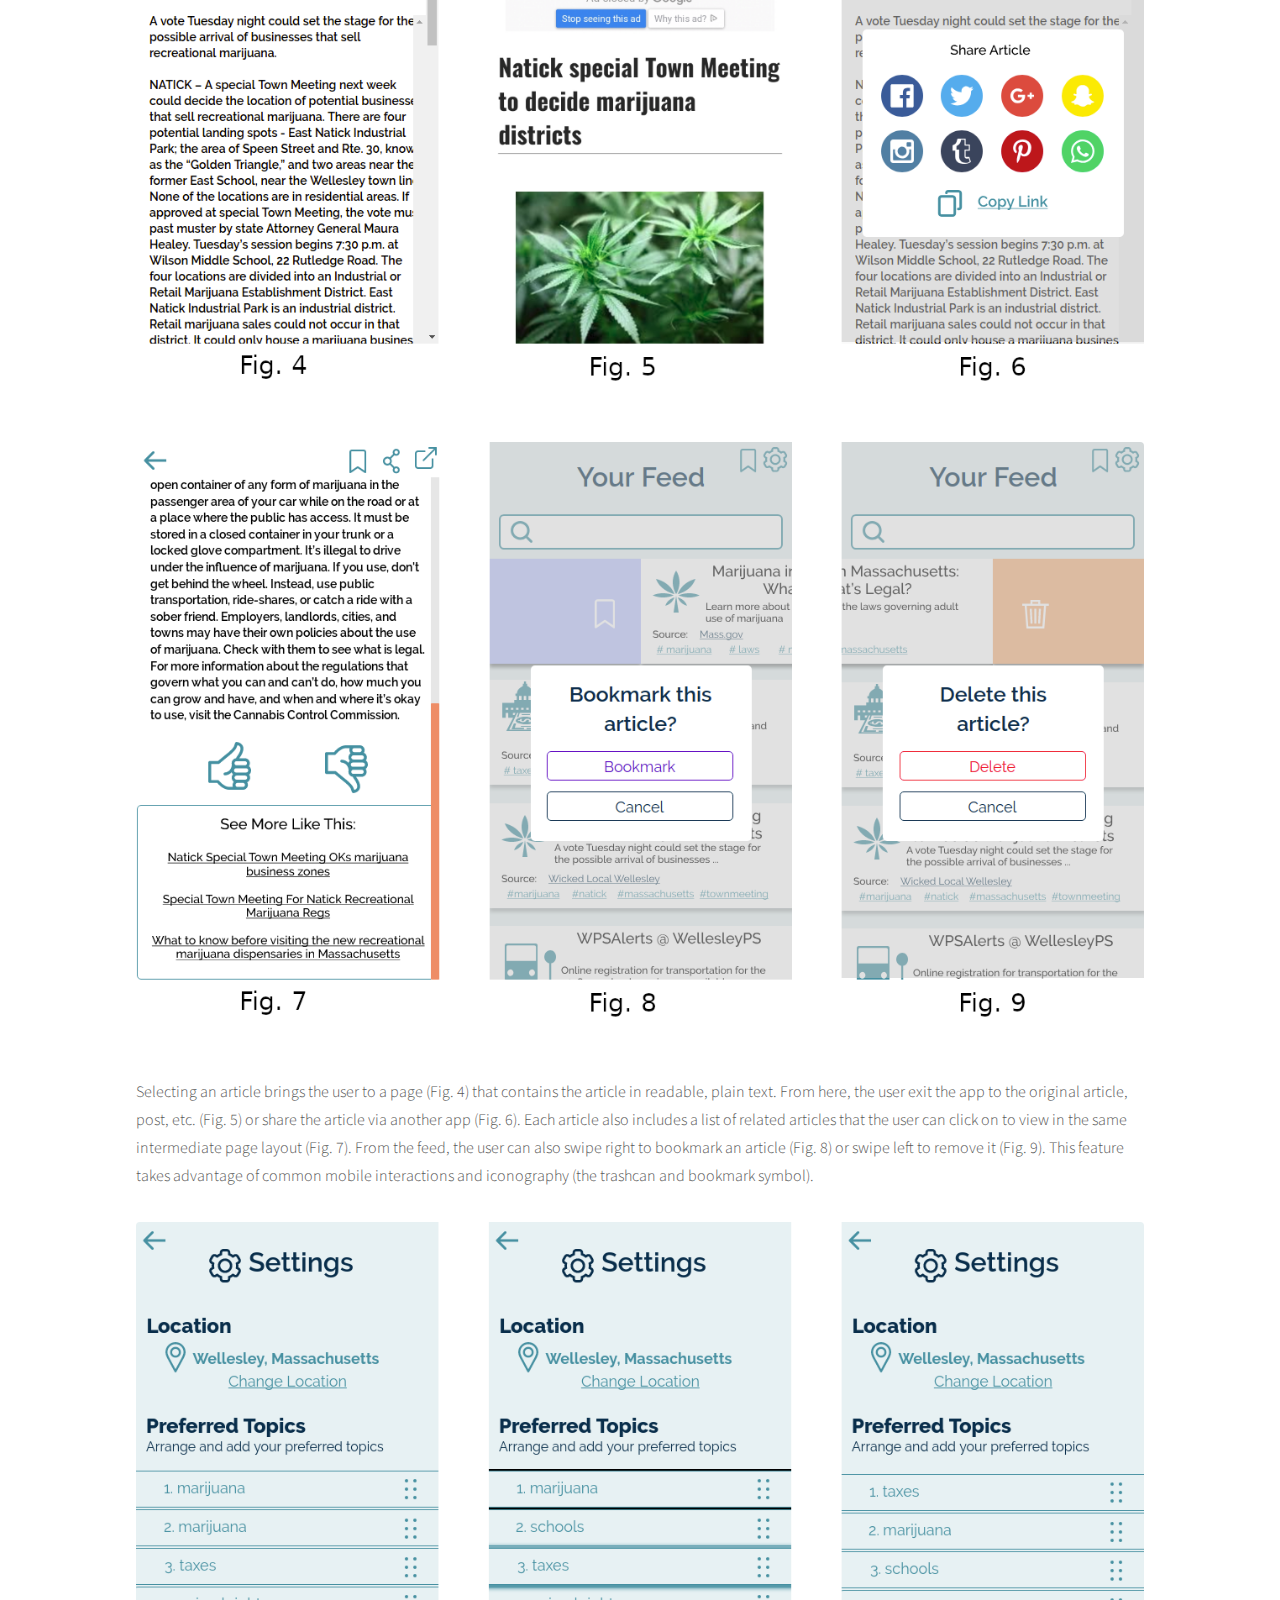
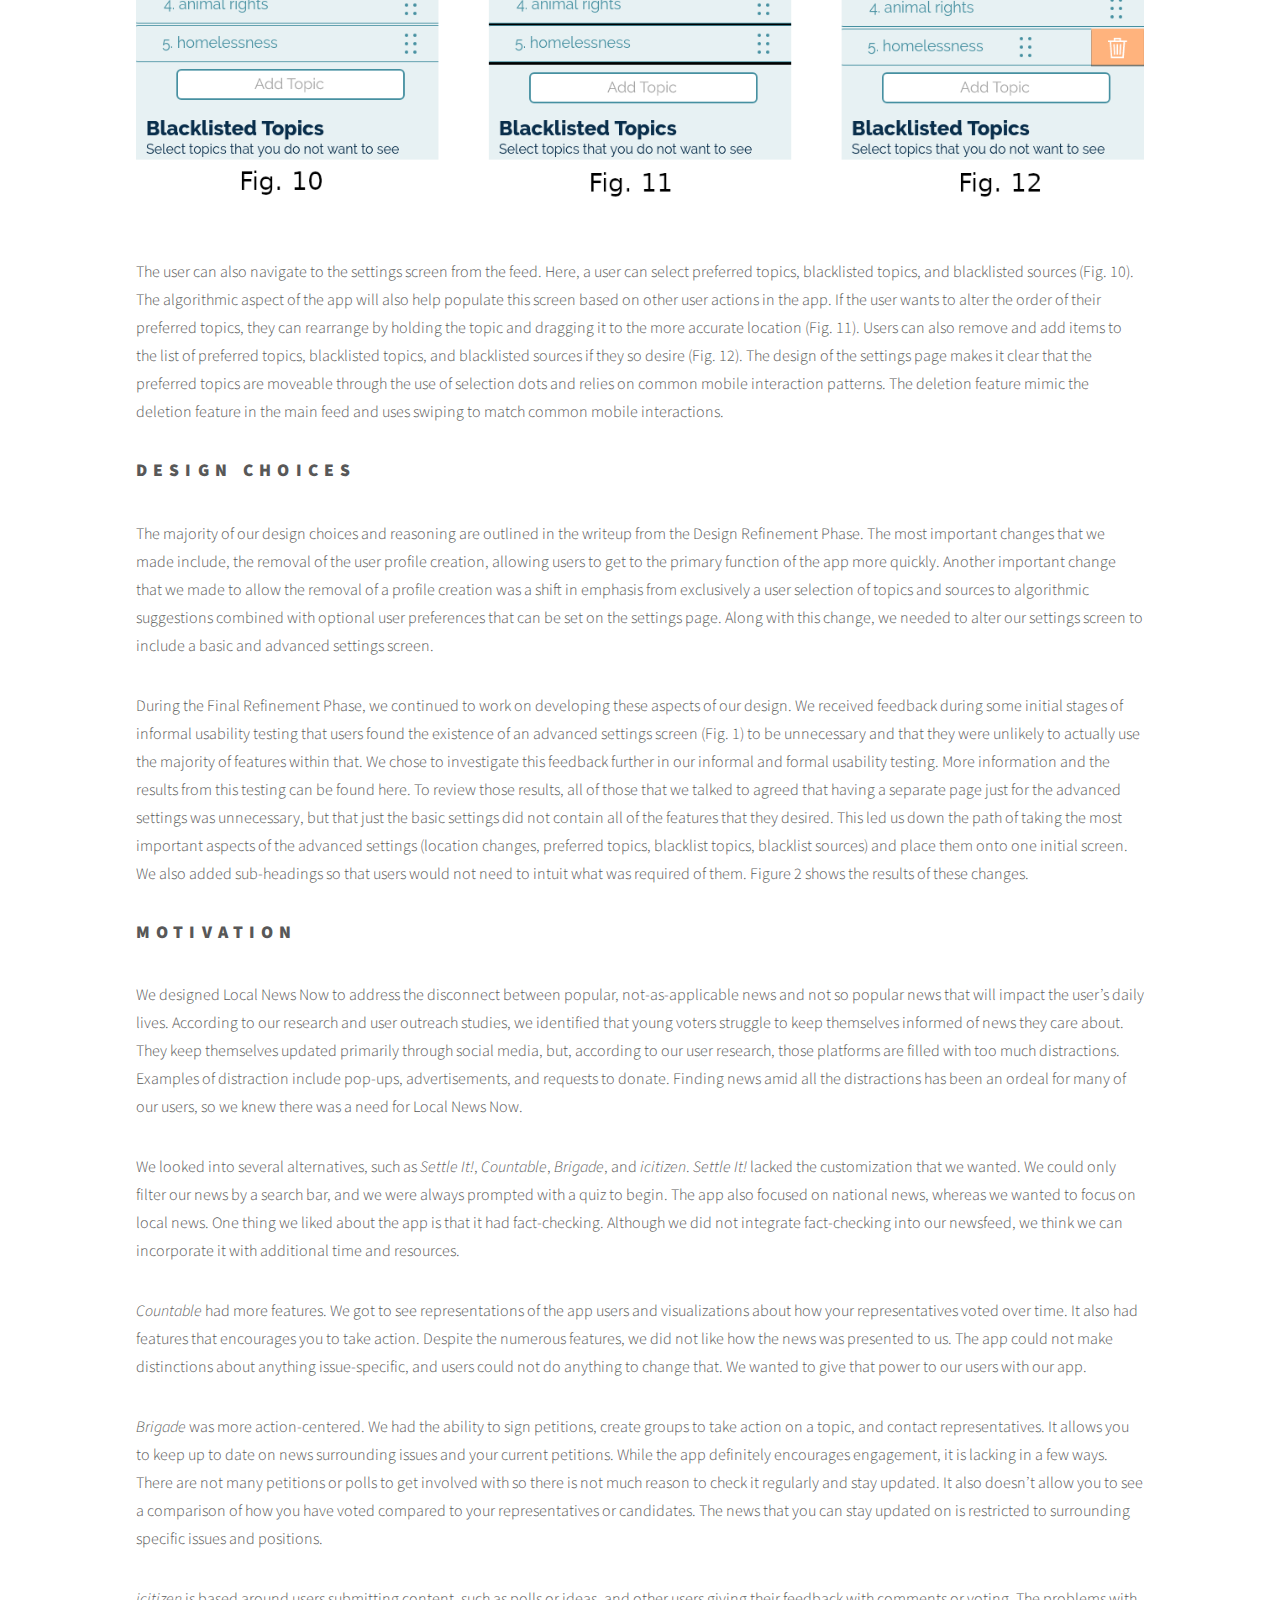
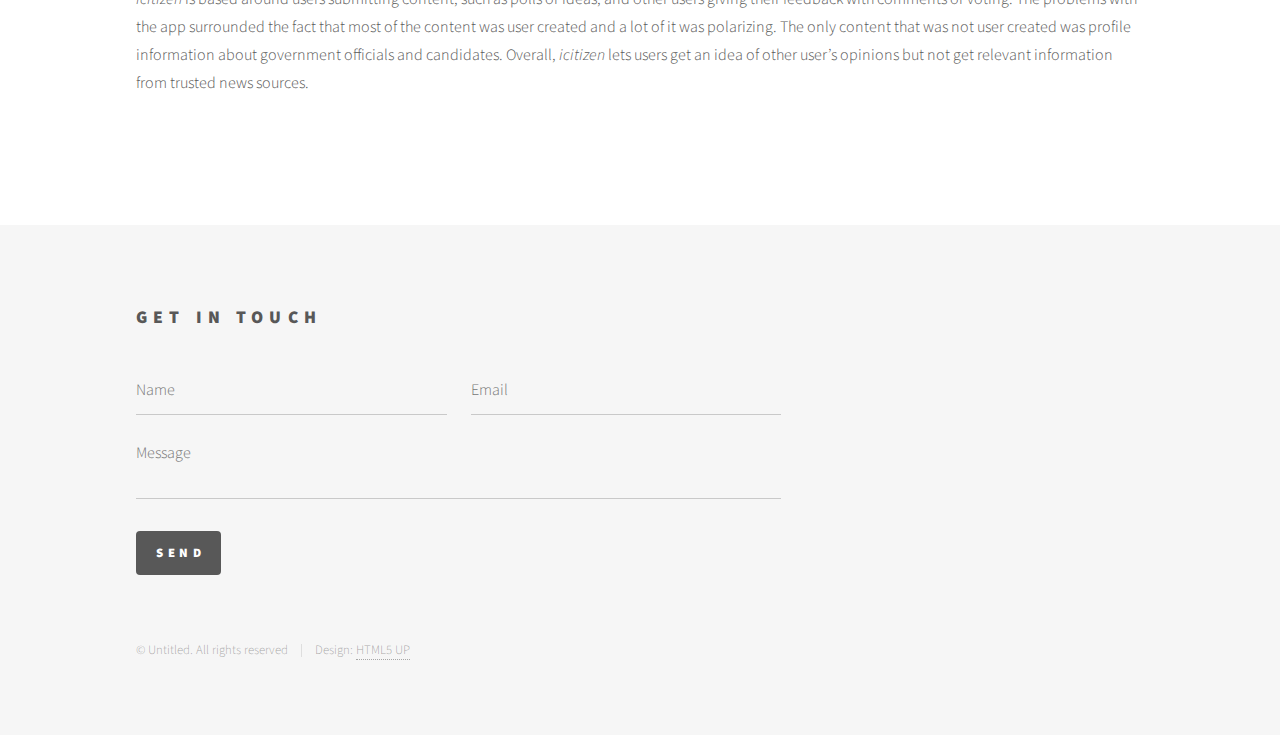
<file: final_refinement.html>
<!DOCTYPE HTML>
<!--
	Phantom by HTML5 UP
	html5up.net | @ajlkn
	Free for personal and commercial use under the CCA 3.0 license (html5up.net/license)
-->
<html>
	<head>
		<title>Skewer UX Design</title>
		<meta charset="utf-8" />
		<meta name="viewport" content="width=device-width, initial-scale=1, user-scalable=no" />
		<link rel="stylesheet" href="assets/css/main.css" />
		<noscript><link rel="stylesheet" href="assets/css/noscript.css" /></noscript>
	</head>
	<body class="is-preload">
		<!-- Wrapper -->
			<div id="wrapper">

				<!-- Header -->
					<header id="header">
						<div class="inner">

							<!-- Logo -->
								<a href="index.html" class="logo">
									<span class="symbol"><img src="images/skewer.svg" alt="" /></span><span class="title">Skewer</span>
								</a>

							<!-- Nav -->
								<nav>
									<ul>
										<li><a href="#menu">Menu</a></li>
									</ul>
								</nav>

						</div>
					</header>

				<!-- Menu -->
					<nav id="menu">
						<h2>Menu</h2>
						<ul>
							<li><a href="index.html">Home</a></li>
							<li><a href="consent_narrative.html">Consent Narrative</a></li>
							<li><a href="inspirational_design.html">Inspirational Design</a></li>
							<li><a href="project_brief.html">Project Brief</a></li>
							<li><a href="design_brief.html">Design Brief</a></li>
							<li><a href="needs_analysis.html">Needs Analysis</a></li>
							<li><a href="design_development.html">Design Development</a></li>
							<li><a href="design_refinement.html">Design Refinement</a></li>
							<li><a href="heuristic_evaluation.html">Heuristic Evaluation</a></li>
							<li><a href="usability_study.html">Formal Usability Study</a></li>
							<li><a href="design_handouts.html">Design Handouts</a></li>
							<li><a href="final_refinement.html">Final Refinement</a></li>
						</ul>
					</nav>

				<!-- Main -->
					<div id="main">
						<div class="inner">
							<h1>Final Refinement Report</h1>

							<h2>Final Design</h2>

							<p>We design an mobile application that informs users with personalized local news about user-selected topics. Our application starts by enabling the users to customize their settings with location and issue-specific selections. After selecting their preferred location, the user will be able to see a customized newsfeed with article previews that are related to the selected location. If the user wants to omit or emphasize any topic, the user may navigate to the settings page to do that. On the other hand, if the user wants to keep a particular article, they may bookmark the article for future reference. This intuitive experience will make it easy for any user to find relevant information fast.</p>

							<h2>Design</h2>

							<span class="image main"><img src="images/dr_beginning.png" alt="" style="width: 100%; height: 100%"/></span>

							<p>During the initial setup of the app, they are greeted with a welcome screen (Fig. 1) then asked to select the location of their choosing (Fig. 2). After this initial setup they are directed to their feed (Fig. 3), which now contains a list of trending articles relevant to that location. We altered this step based on user feedback to keep it as simple as possible so that users can get to the main function of the app as soon as possible. We also try to prevent errors during the setup process by always allowing users to go back. The iconography in the feed relies on user recognition a real world objects to allow users to avoid close reading.</p>

							<span class="image main"><img src="images/dr_mid1.png" alt="" style="width: 100%; height: 100%"/></span>

							<span class="image main"><img src="images/dr_mid2.png" alt="" style="width: 100%; height: 100%"/></span>

							<p>Selecting an article brings the user to a page (Fig. 4) that contains the article in readable, plain text. From here, the user exit the app to the original article, post, etc. (Fig. 5) or share the article via another app (Fig. 6).  Each article also includes a list of related articles that the user can click on to view in the same intermediate page layout (Fig. 7). From the feed, the user can also swipe right to bookmark an article (Fig. 8) or swipe left to remove it (Fig. 9). This feature takes advantage of common mobile interactions and iconography (the trashcan and bookmark symbol).</p>

							<span class="image main"><img src="images/fr_bottom.png" alt="" style="width: 100%; height: 100%"/></span>

							<p>The user can also navigate to the settings screen from the feed. Here, a user can select preferred topics, blacklisted topics, and blacklisted sources (Fig. 10). The algorithmic aspect of the app will also help populate this screen based on other user actions in the app. If the user wants to alter the order of their preferred topics, they can rearrange by holding the topic and dragging it to the more accurate location (Fig. 11). Users can also remove and add items to the list of preferred topics, blacklisted topics, and blacklisted sources if they so desire (Fig. 12). The design of the settings page makes it clear that the preferred topics are moveable through the use of selection dots and relies on common mobile interaction patterns. The deletion feature mimic the deletion feature in the main feed and uses swiping to match common mobile interactions. </p>

							<h2>Design Choices</h2>

							<p>The majority of our design choices and reasoning are outlined in the writeup from the Design Refinement Phase. The most important changes that we made include, the removal of the user profile creation, allowing users to get to the primary function of the app more quickly. Another important change that we made to allow the removal of a profile creation was a shift in emphasis from exclusively a user selection of topics and sources to algorithmic suggestions combined with optional user preferences that can be set on the settings page. Along with this change, we needed to alter our settings screen to include a basic and advanced settings screen.</p>

							<p>During the Final Refinement Phase, we continued to work on developing these aspects of our design. We received feedback during some initial stages of informal usability testing that users found the existence of an advanced settings screen (Fig. 1) to be unnecessary and that they were unlikely to actually use the majority of features within that. We chose to investigate this feedback further in our informal and formal usability testing. More information and the results from this testing can be found here. To review those results, all of those that we talked to agreed that having a separate page just for the advanced settings was unnecessary, but that just the basic settings did not contain all of the features that they desired. This led us down the path of taking the most important aspects of the advanced settings (location changes, preferred topics, blacklist topics, blacklist sources) and place them onto one initial screen. We also added sub-headings so that users would not need to intuit what was required of them. Figure 2 shows the results of these changes. </p>

							<h2>Motivation</h2>

							<p>We designed Local News Now to address the disconnect between popular, not-as-applicable news and not so popular news that will impact the user’s daily lives. According to our research and user outreach studies, we identified that young voters struggle to keep themselves informed of news they care about. They keep themselves updated primarily through social media, but, according to our user research, those platforms are filled with too much distractions. Examples of distraction include pop-ups, advertisements, and requests to donate. Finding news amid all the distractions has been an ordeal for many of our users, so we knew there was a need for Local News Now.</p>

							<p>We looked into several alternatives, such as <i>Settle It!</i>, <i>Countable</i>, <i>Brigade</i>, and <i>icitizen</i>. <i>Settle It!</i> lacked the customization that we wanted. We could only filter our news by a search bar, and we were always prompted with a quiz to begin. The app also focused on national news, whereas we wanted to focus on local news. One thing we liked about the app is that it had fact-checking. Although we did not integrate fact-checking into our newsfeed, we think we can incorporate it with additional time and resources.</p>

							<p><i>Countable</i> had more features. We got to see representations of the app users and visualizations about how your representatives voted over time. It also had features that encourages you to take action. Despite the numerous features, we did not like how the news was presented to us. The app could not make distinctions about anything issue-specific, and users could not do anything to change that. We wanted to give that power to our users with our app.</p>

							<p><i>Brigade</i> was more action-centered. We had the ability to sign petitions, create groups to take action on a topic, and contact representatives. It allows you to keep up to date on news surrounding issues and your current petitions. While the app definitely encourages engagement, it is lacking in a few ways. There are not many petitions or polls to get involved with so there is not much reason to check it regularly and stay updated. It also doesn’t allow you to see a comparison of how you have voted compared to your representatives or candidates. The news that you can stay updated on is restricted to surrounding specific issues and positions.</p>

							<p><i>icitizen</i> is based around users submitting content, such as polls or ideas, and other users giving their feedback with comments or voting. The problems with the app surrounded the fact that most of the content was user created and a lot of it was polarizing. The only content that was not user created was profile information about government officials and candidates. Overall, <i>icitizen</i> lets users get an idea of other user’s opinions but not get relevant information from trusted news sources.</p>

						</div>
					</div>

				<!-- Footer -->
					<footer id="footer">
						<div class="inner">
							<section>
								<h2>Get in touch</h2>
								<form method="post" action="https://formspree.io/carl.moser@students.olin.edu">
									<div class="fields">
										<div class="field half">
											<input type="text" name="name" id="name" placeholder="Name" />
										</div>
										<div class="field half">
											<input type="email" name="email" id="email" placeholder="Email" />
										</div>
										<div class="field">
											<textarea name="message" id="message" placeholder="Message"></textarea>
										</div>
									</div>
									<ul class="actions">
										<li><input type="submit" value="Send" class="primary" /></li>
									</ul>
								</form>
							</section>
							<ul class="copyright">
								<li>&copy; Untitled. All rights reserved</li><li>Design: <a href="http://html5up.net">HTML5 UP</a></li>
							</ul>
						</div>
					</footer>

			</div>

		<!-- Scripts -->
			<script src="assets/js/jquery.min.js"></script>
			<script src="assets/js/browser.min.js"></script>
			<script src="assets/js/breakpoints.min.js"></script>
			<script src="assets/js/util.js"></script>
			<script src="assets/js/main.js"></script>

	</body>
</html>
</file>
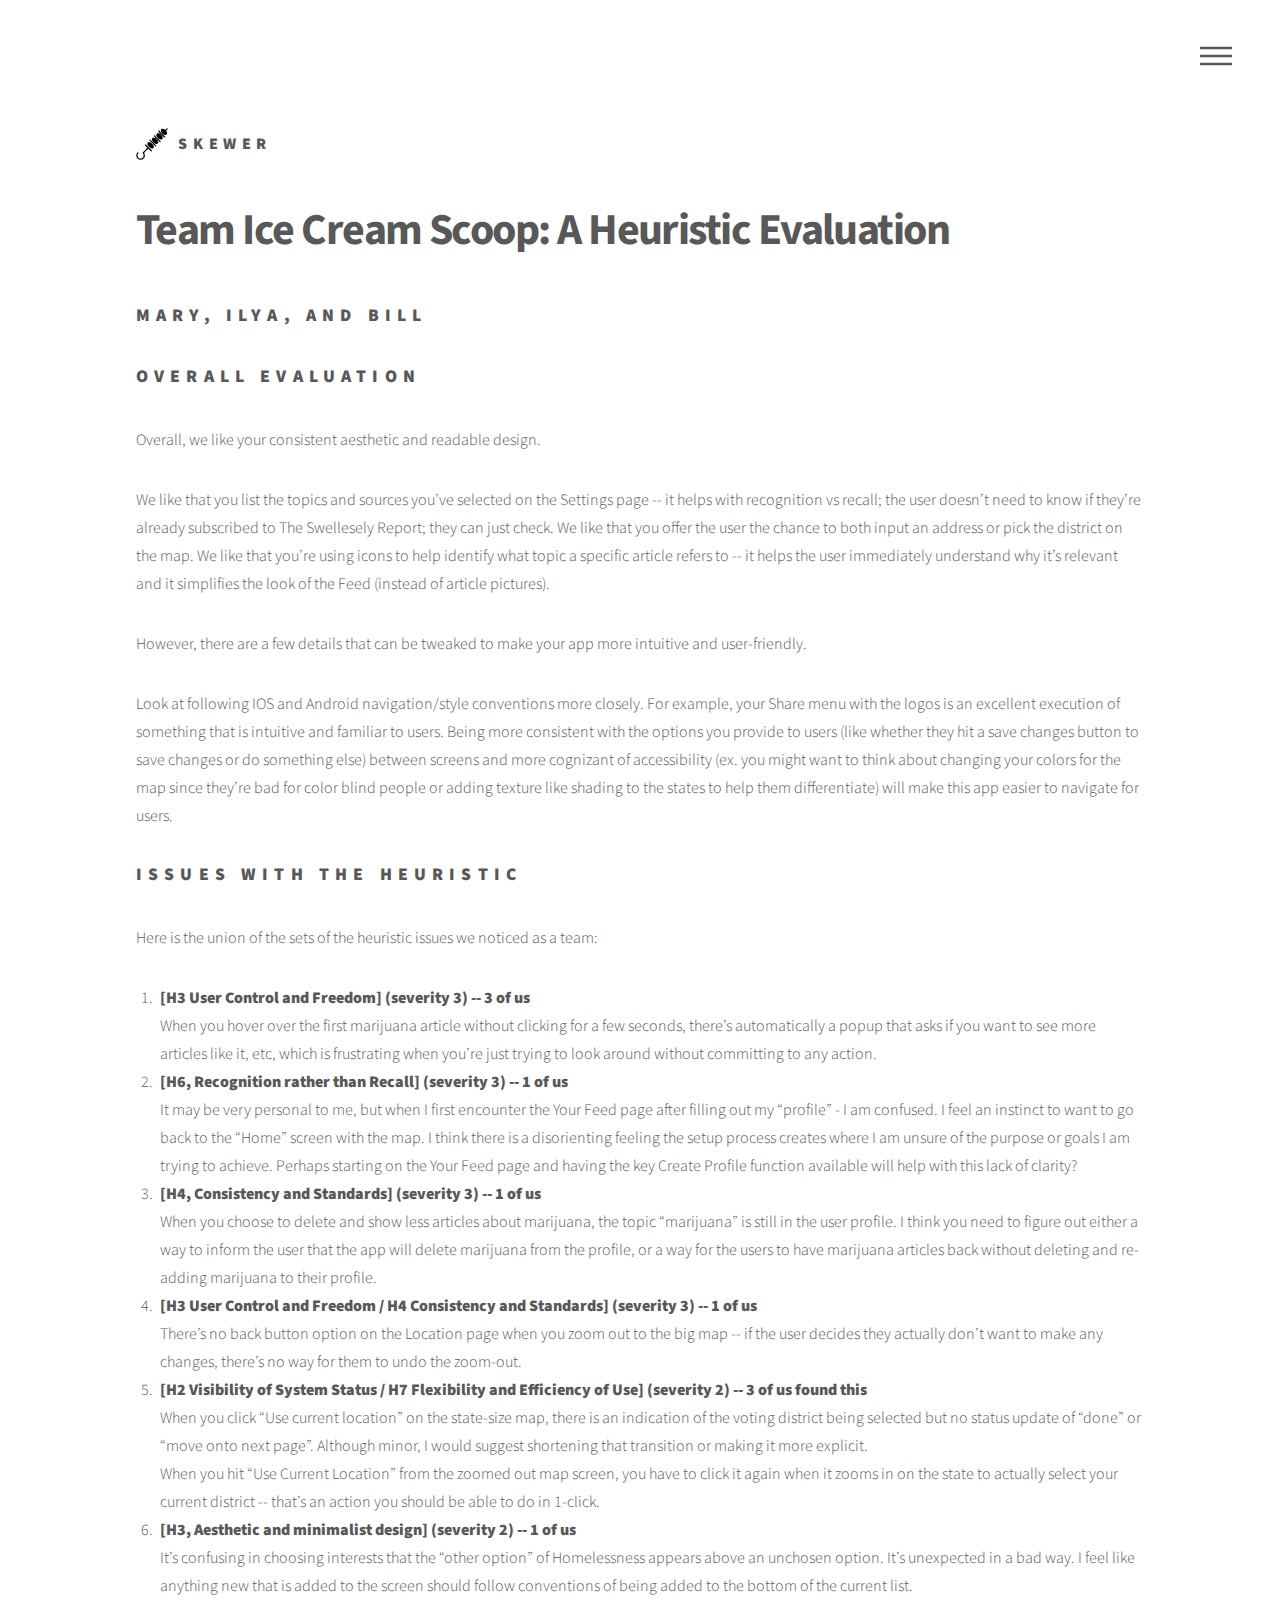
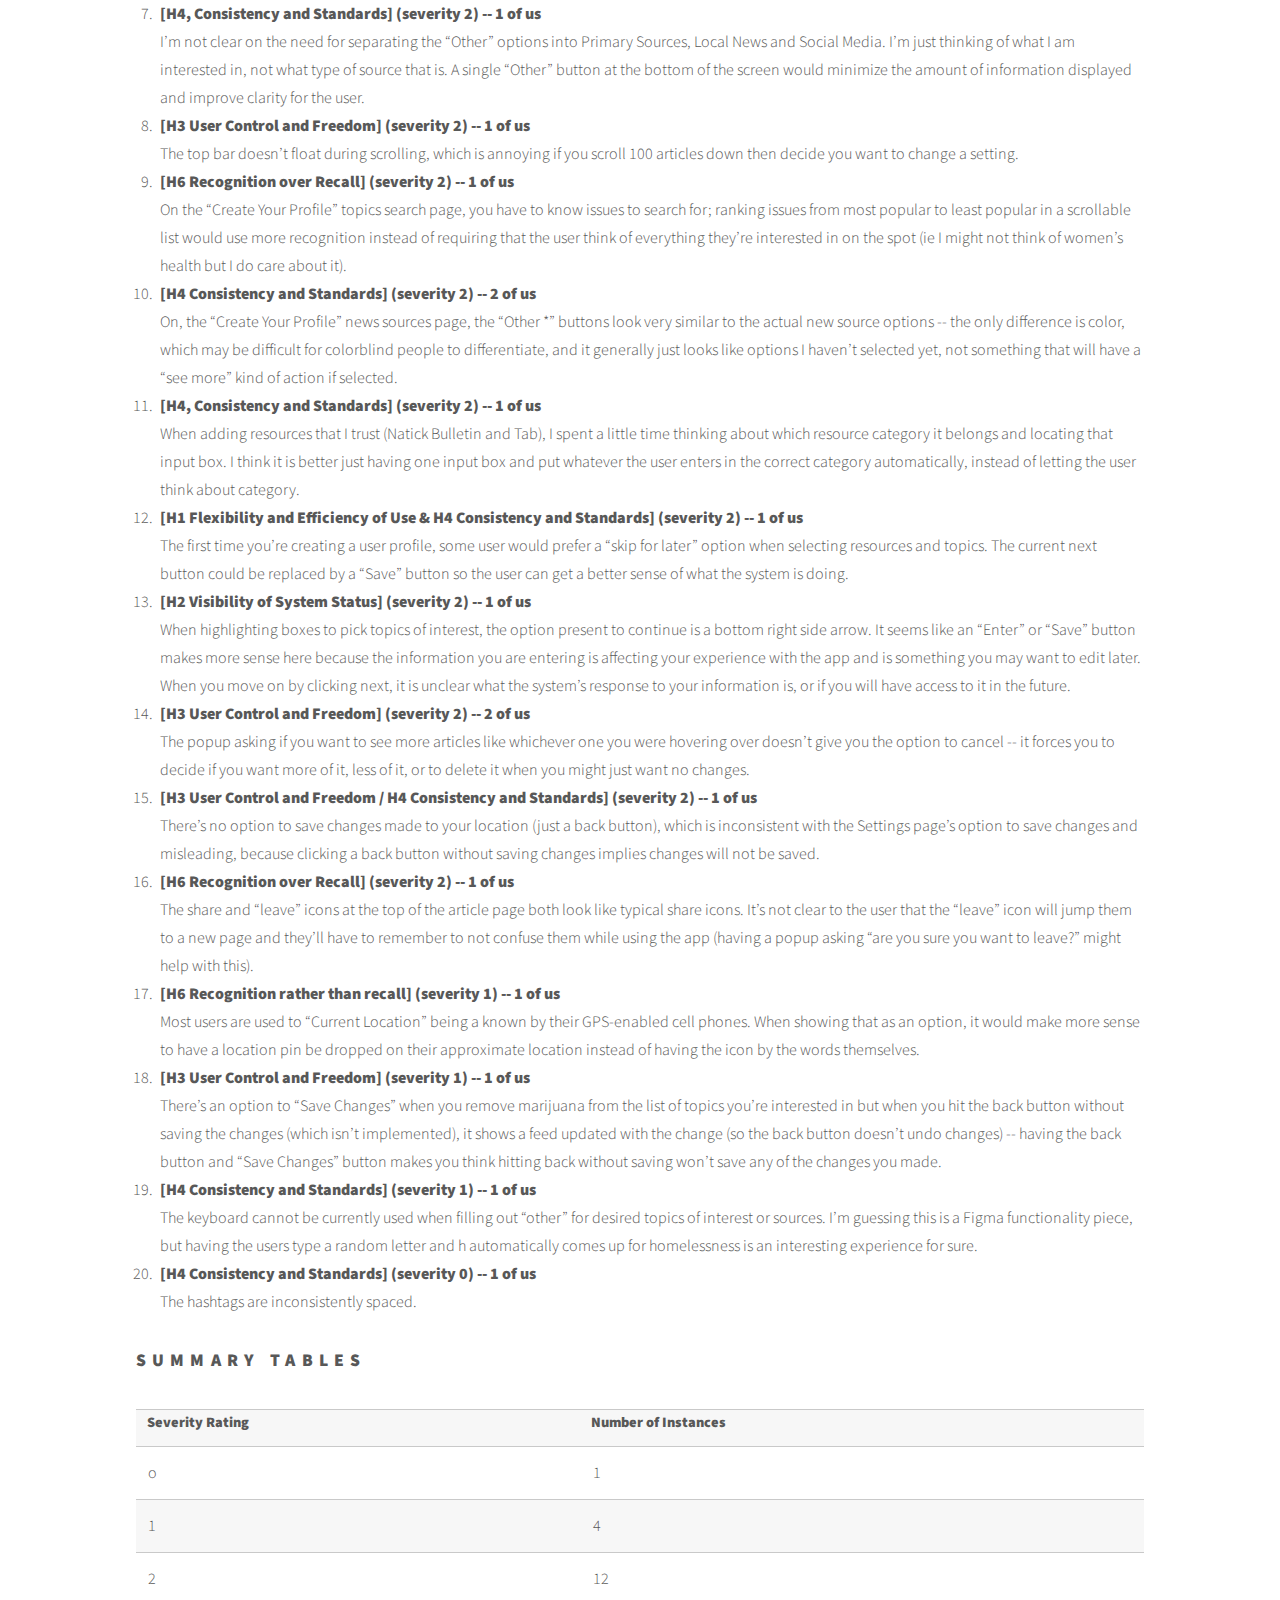
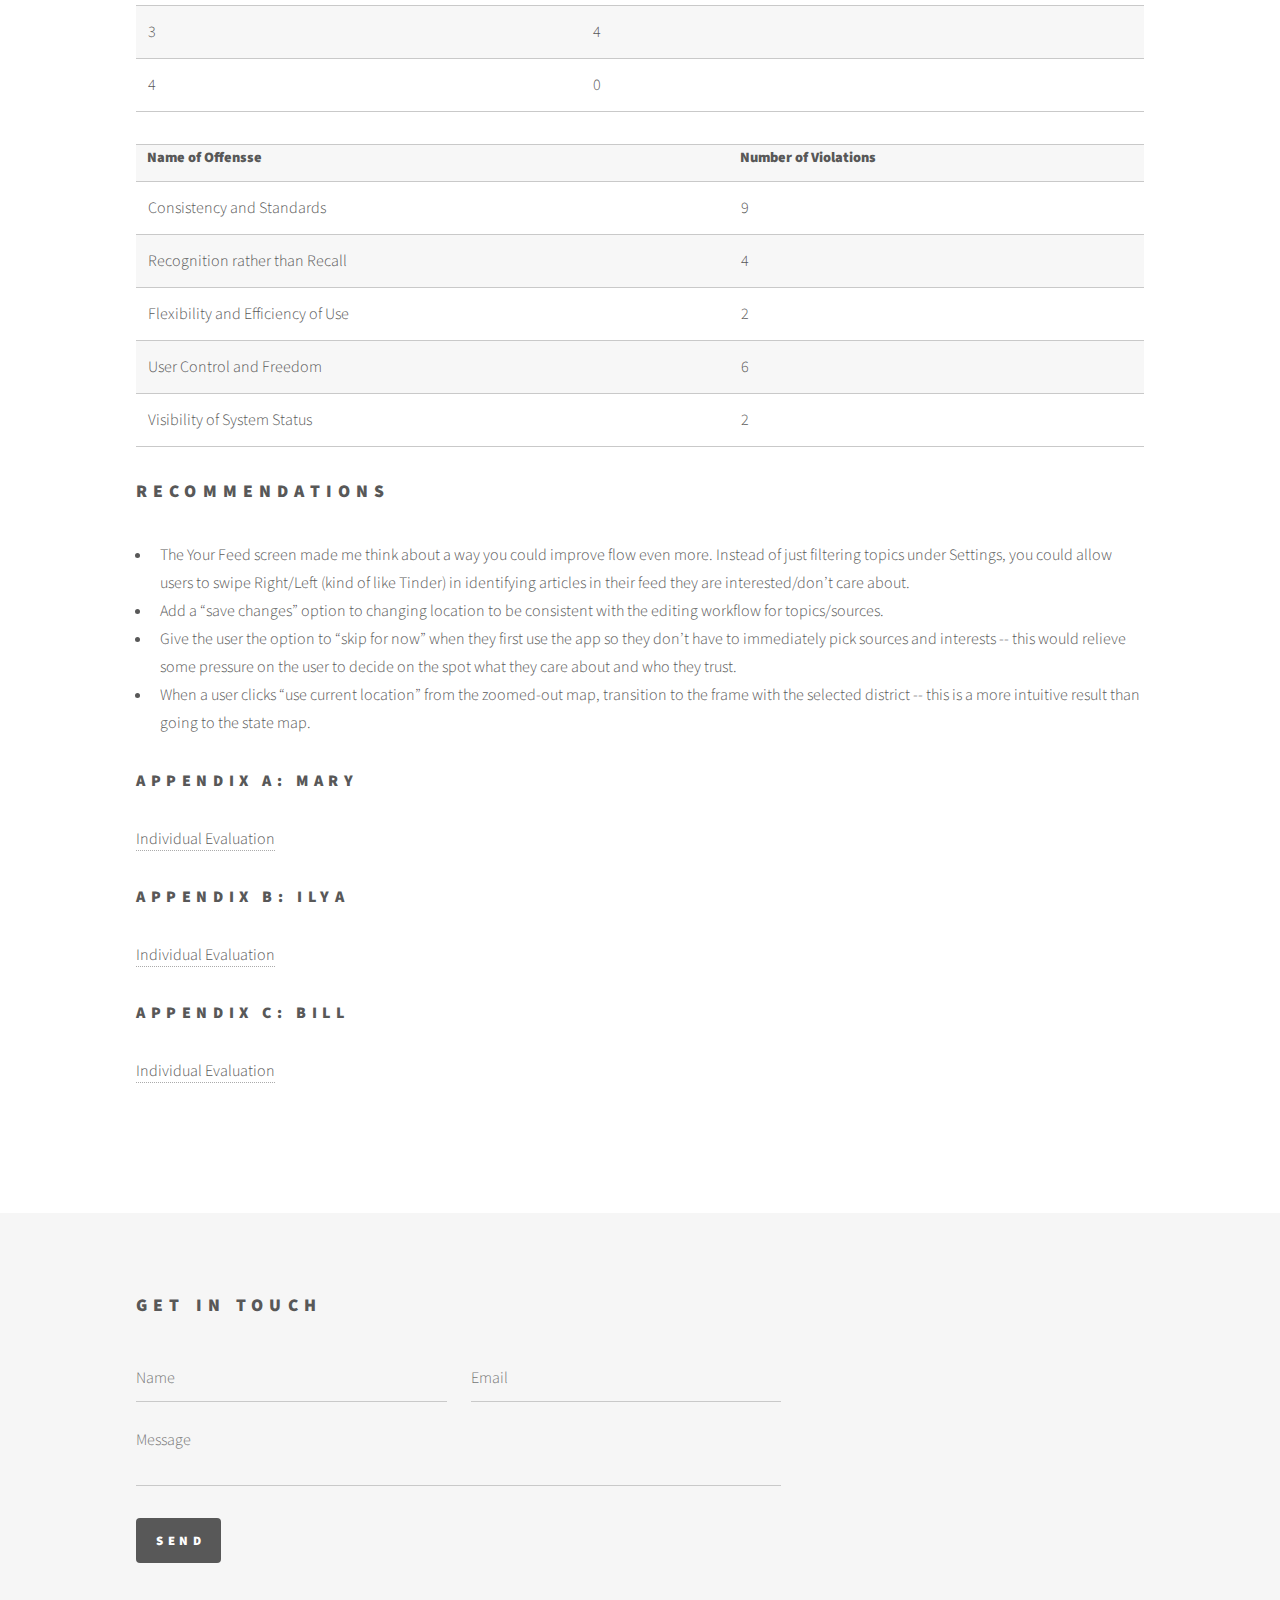
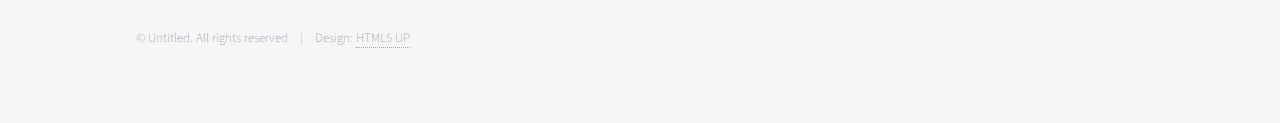
<file: heuristic_evaluation.html>
<!DOCTYPE HTML>
<!--
	Phantom by HTML5 UP
	html5up.net | @ajlkn
	Free for personal and commercial use under the CCA 3.0 license (html5up.net/license)
-->
<html>
	<head>
		<title>Skewer UX Design</title>
		<meta charset="utf-8" />
		<meta name="viewport" content="width=device-width, initial-scale=1, user-scalable=no" />
		<link rel="stylesheet" href="assets/css/main.css" />
		<noscript><link rel="stylesheet" href="assets/css/noscript.css" /></noscript>
	</head>
	<body class="is-preload">
		<!-- Wrapper -->
			<div id="wrapper">

				<!-- Header -->
					<header id="header">
						<div class="inner">

							<!-- Logo -->
								<a href="index.html" class="logo">
									<span class="symbol"><img src="images/skewer.svg" alt="" /></span><span class="title">Skewer</span>
								</a>

							<!-- Nav -->
								<nav>
									<ul>
										<li><a href="#menu">Menu</a></li>
									</ul>
								</nav>

						</div>
					</header>

				<!-- Menu -->
					<nav id="menu">
						<h2>Menu</h2>
						<ul>
							<li><a href="index.html">Home</a></li>
							<li><a href="consent_narrative.html">Consent Narrative</a></li>
							<li><a href="inspirational_design.html">Inspirational Design</a></li>
							<li><a href="project_brief.html">Project Brief</a></li>
							<li><a href="design_brief.html">Design Brief</a></li>
							<li><a href="needs_analysis.html">Needs Analysis</a></li>
							<li><a href="design_development.html">Design Development</a></li>
							<li><a href="design_refinement.html">Design Refinement</a></li>
							<li><a href="heuristic_evaluation.html">Heuristic Evaluation</a></li>
							<li><a href="usability_study.html">Formal Usability Study</a></li>
							<li><a href="design_handouts.html">Design Handouts</a></li>
							<li><a href="final_refinement.html">Final Refinement</a></li>
						</ul>
					</nav>

				<!-- Main -->
					<div id="main">
						<div class="inner">
							<h1>Team Ice Cream Scoop: A Heuristic Evaluation</h1>
							<h2>Mary, Ilya, and Bill</h2>

							<h2>Overall Evaluation</h2>

							<p>Overall, we like your consistent aesthetic and readable design.</p>

							<p>We like that you list the topics and sources you’ve selected on the Settings page -- it helps with recognition vs recall; the user doesn’t need to know if they’re already subscribed to The Swellesely Report; they can just check. We like that you offer the user the chance to both input an address or pick the district on the map. We like that you’re using icons to help identify what topic a specific article refers to -- it helps the user immediately understand why it’s relevant and it simplifies the look of the Feed (instead of article pictures).</p>

							<p>However, there are a few details that can be tweaked to make your app more intuitive and user-friendly.</p>

							<p>Look at following IOS and Android navigation/style conventions more closely. For example, your Share menu with the logos is an excellent execution of something that is intuitive and familiar to users. Being more consistent with the options you provide to users (like whether they hit a save changes button to save changes or do something else) between screens and more cognizant of accessibility (ex. you might want to think about changing your colors for the map since they’re bad for color blind people or adding texture like shading to the states to help them differentiate) will make this app easier to navigate for users.</p>

							<h2>Issues with the Heuristic</h2>
							<p>Here is the union of the sets of the heuristic issues we noticed as a team:</p>

							<ol>

							<li><b>[H3 User Control and Freedom] (severity 3) -- 3 of us</b><br>
							When you hover over the first marijuana article without clicking for a few seconds, there’s automatically a popup that asks if you want to see more articles like it, etc, which is frustrating when you’re just trying to look around without committing to any action.</li>

							<li><b>[H6, Recognition rather than Recall] (severity 3) -- 1 of us</b><br>
							It may be very personal to me, but when I first encounter the Your Feed page after filling out my “profile” - I am confused. I feel an instinct to want to go back to the “Home” screen with the map. I think there is a disorienting feeling the setup process creates where I am unsure of the purpose or goals I am trying to achieve. Perhaps starting on the Your Feed page and having the key Create Profile function available will help with this lack of clarity?</li>

							<li><b>[H4, Consistency and Standards] (severity 3) -- 1 of us</b><br>
							When you choose to delete and show less articles about marijuana, the topic “marijuana” is still in the user profile. I think you need to figure out either a way to inform the user that the app will delete marijuana from the profile, or a way for the users to have marijuana articles back without deleting and re-adding marijuana to their profile.</li>


							<li><b>[H3 User Control and Freedom / H4 Consistency and Standards] (severity 3) -- 1 of us</b><br>
							There’s no back button option on the Location page when you zoom out to the big map -- if the user decides they actually don’t want to make any changes, there’s no way for them to undo the zoom-out.</li>

							<li><b>[H2 Visibility of System Status / H7 Flexibility and Efficiency of Use]  (severity 2) -- 3 of us found this</b><br>
							When you click “Use current location” on the state-size map, there is an indication of the voting district being selected but no status update of “done” or “move onto next page”. Although minor, I would suggest shortening that transition or making it more explicit.<br>
							When you hit “Use Current Location” from the zoomed out map screen, you have to click it again when it zooms in on the state to actually select your current district -- that’s an action you should be able to do in 1-click.</li>

							<li><b>[H3, Aesthetic and minimalist design] (severity 2) -- 1 of us</b><br>
							It’s confusing in choosing interests that the “other option” of Homelessness appears above an unchosen option. It’s unexpected in a bad way. I feel like anything new that is added to the screen should follow conventions of being added to the bottom of the current list.</li>

							<li><b>[H4, Consistency and Standards] (severity 2) -- 1 of us</b><br>
							I’m not clear on the need for separating the “Other” options into Primary Sources, Local News and Social Media. I’m just thinking of what I am interested in, not what type of source that is. A single “Other” button at the bottom of the screen would minimize the amount of information displayed and improve clarity for the user.</li>

							<li><b>[H3 User Control and Freedom] (severity 2) -- 1 of us</b><br>
							The top bar doesn’t float during scrolling, which is annoying if you scroll 100 articles down then decide you want to change a setting.</li>

							<li><b>[H6 Recognition over Recall] (severity 2) -- 1 of us</b><br>
							On the “Create Your Profile” topics search page, you have to know issues to search for; ranking issues from most popular to least popular in a scrollable list would use more recognition instead of requiring that the user think of everything they’re interested in on the spot (ie I might not think of women’s health but I do care about it).</li>

							<li><b>[H4 Consistency and Standards] (severity 2) -- 2 of us</b><br>
							On, the “Create Your Profile” news sources page, the “Other *” buttons look very similar to the actual new source options -- the only difference is color, which may be difficult for colorblind people to differentiate, and it generally just looks like options I haven’t selected yet, not something that will have a “see more” kind of action if selected.</li>

							<li><b>[H4, Consistency and Standards] (severity 2) -- 1 of us</b><br>
							When adding resources that I trust (Natick Bulletin and Tab), I spent a little time thinking about which resource category it belongs and locating that input box. I think it is better just having one input box and put whatever the user enters in the correct category automatically, instead of letting the user think about category.</li>

							<li><b>[H1 Flexibility and Efficiency of Use & H4 Consistency and Standards] (severity 2) -- 1 of us</b><br>
							The first time you’re creating a user profile, some user would prefer a “skip for later” option when selecting resources and topics. The current next button could be replaced by a “Save” button so the user can get a better sense of what the system is doing.</li>

							<li><b>[H2 Visibility of System Status] (severity 2) -- 1 of us</b><br>
							When highlighting boxes to pick topics of interest, the option present to continue is a bottom right side arrow. It seems like an “Enter” or “Save” button makes more sense here because the information you are entering is affecting your experience with the app and is something you may want to edit later. When you move on by clicking next, it is unclear what the system’s response to your information is, or if you will have access to it in the future.</li>

							<li><b>[H3 User Control and Freedom] (severity 2) -- 2 of us</b><br>
							The popup asking if you want to see more articles like whichever one you were hovering over doesn’t give you the option to cancel -- it forces you to decide if you want more of it, less of it, or to delete it when you might just want no changes.</li>

							<li><b>[H3 User Control and Freedom / H4 Consistency and Standards] (severity 2) -- 1 of us</b><br>
							There’s no option to save changes made to your location (just a back button), which is inconsistent with the Settings page’s option to save changes and misleading, because clicking a back button without saving changes implies changes will not be saved.</li>

							<li><b>[H6 Recognition over Recall] (severity 2) -- 1 of us</b><br>
							The share and “leave” icons at the top of the article page both look like typical share icons. It’s not clear to the user that the “leave” icon will jump them to a new page and they’ll have to remember to not confuse them while using the app (having a popup asking “are you sure you want to leave?” might help with this).</li>

							<li><b>[H6 Recognition rather than recall] (severity 1) -- 1 of us</b><br>
							Most users are used to “Current Location” being a known by their GPS-enabled cell phones. When showing that as an option, it would make more sense to have a location pin be dropped on their approximate location instead of having the icon by the words themselves.</li>

							<li><b>[H3 User Control and Freedom] (severity 1) -- 1 of us</b><br>
							There’s an option to “Save Changes” when you remove marijuana from the list of topics you’re interested in but when you hit the back button without saving the changes (which isn’t implemented), it shows a feed updated with the change (so the back button doesn’t undo changes) -- having the back button and “Save Changes” button makes you think hitting back without saving won’t save any of the changes you made.</li>

							<li><b>[H4 Consistency and Standards] (severity 1) -- 1 of us</b><br>
							The keyboard cannot be currently used when filling out “other” for desired topics of interest or sources. I’m guessing this is a Figma functionality piece, but having the users type a random letter and h automatically comes up for homelessness is an interesting experience for sure.</li>

							<li><b>[H4 Consistency and Standards] (severity 0) -- 1 of us</b><br>
							The hashtags are inconsistently spaced.</li>

							</ol>

							<h2>Summary Tables</h2>
							<table style="width:100%">
								<tr>
									<th>Severity Rating</th>
							    	<th>Number of Instances</th>
							  	</tr>
							  	<tr>
									<td>o</td>
							    	<td>1</td>
							  	</tr>
							  	<tr>
									<td>1</td>
							    	<td>4</td>
							  	</tr>
							  	<tr>
									<td>2</td>
							    	<td>12</td>
							  	</tr>
							  	<tr>
									<td>3</td>
							    	<td>4</td>
							  	</tr>
							  	<tr>
									<td>4</td>
							    	<td>0</td>
							  	</tr>
							</table>

							<table style="width:100%">
								<tr>
									<th>Name of Offensse</th>
							    	<th>Number of Violations</th>
							  	</tr>
							  	<tr>
									<td>Consistency and Standards</td>
							    	<td>9</td>
							  	</tr>
							  	<tr>
									<td>Recognition rather than Recall</td>
							    	<td>4</td>
							  	</tr>
							  	<tr>
									<td>Flexibility and Efficiency of Use</td>
							    	<td>2</td>
							  	</tr>
							  	<tr>
									<td>User Control and Freedom</td>
							    	<td>6</td>
							  	</tr>
							  	<tr>
									<td>Visibility of System Status</td>
							    	<td>2</td>
							  	</tr>
							</table>

							<h2>Recommendations</h2>
							<ul>

							<li>The Your Feed screen made me think about a way you could improve flow even more. Instead of just filtering topics under Settings, you could allow users to swipe Right/Left (kind of like Tinder) in identifying articles in their feed they are interested/don’t care about.</li>

							<li>Add a “save changes” option to changing location to be consistent with the editing workflow for topics/sources.</li>

							<li>Give the user the option to “skip for now” when they first use the app so they don’t have to immediately pick sources and interests -- this would relieve some pressure on the user to decide on the spot what they care about and who they trust.</li>

							<li>When a user clicks “use current location” from the zoomed-out map, transition to the frame with the selected district -- this is a more intuitive result than going to the state map.</li>

							</ul>

							<h3>Appendix A: Mary</h3>
							<p><a href="https://docs.google.com/document/d/1rYfuhrAYscdU7xMZK6-jvqwgYMlcwWw4Fwe9tym8DNk/edit?usp=sharing">Individual Evaluation</a></p>

							<h3>Appendix B: Ilya</h3>
							<p><a href="https://drive.google.com/open?id=1-PFf4LlhPSaumukyXVEepZDbnhguU2jhi-n2Fdk2A1c">Individual Evaluation</a></p>

							<h3>Appendix C: Bill</h3>
							<p><a href="https://docs.google.com/document/d/1JYO8YvTU3afKw7THnsu54AWcW2dmVptACgpKSGlrGvE/edit?usp=sharing">Individual Evaluation</a></p>

						</div>
					</div>

				<!-- Footer -->
					<footer id="footer">
						<div class="inner">
							<section>
								<h2>Get in touch</h2>
								<form method="post" action="https://formspree.io/carl.moser@students.olin.edu">
									<div class="fields">
										<div class="field half">
											<input type="text" name="name" id="name" placeholder="Name" />
										</div>
										<div class="field half">
											<input type="email" name="email" id="email" placeholder="Email" />
										</div>
										<div class="field">
											<textarea name="message" id="message" placeholder="Message"></textarea>
										</div>
									</div>
									<ul class="actions">
										<li><input type="submit" value="Send" class="primary" /></li>
									</ul>
								</form>
							</section>
							<ul class="copyright">
								<li>&copy; Untitled. All rights reserved</li><li>Design: <a href="http://html5up.net">HTML5 UP</a></li>
							</ul>
						</div>
					</footer>

			</div>

		<!-- Scripts -->
			<script src="assets/js/jquery.min.js"></script>
			<script src="assets/js/browser.min.js"></script>
			<script src="assets/js/breakpoints.min.js"></script>
			<script src="assets/js/util.js"></script>
			<script src="assets/js/main.js"></script>

	</body>
</html>
</file>
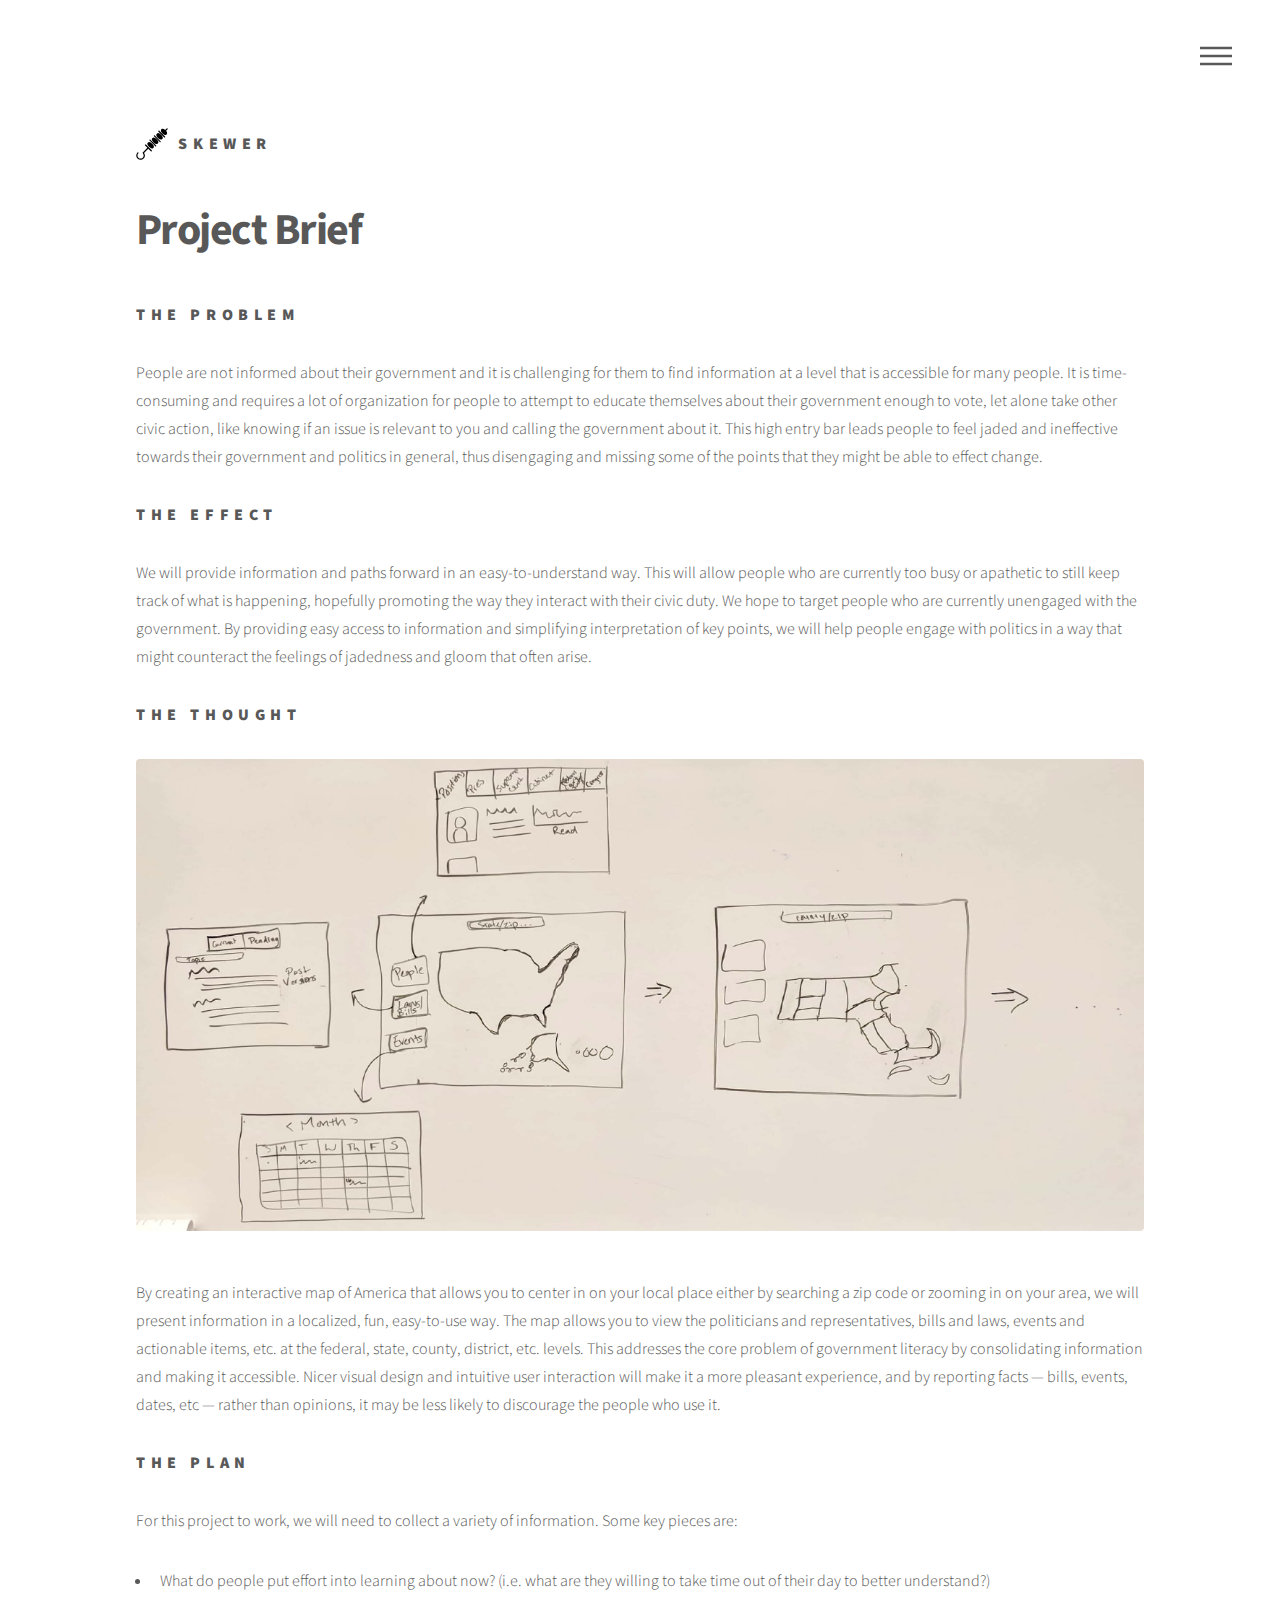
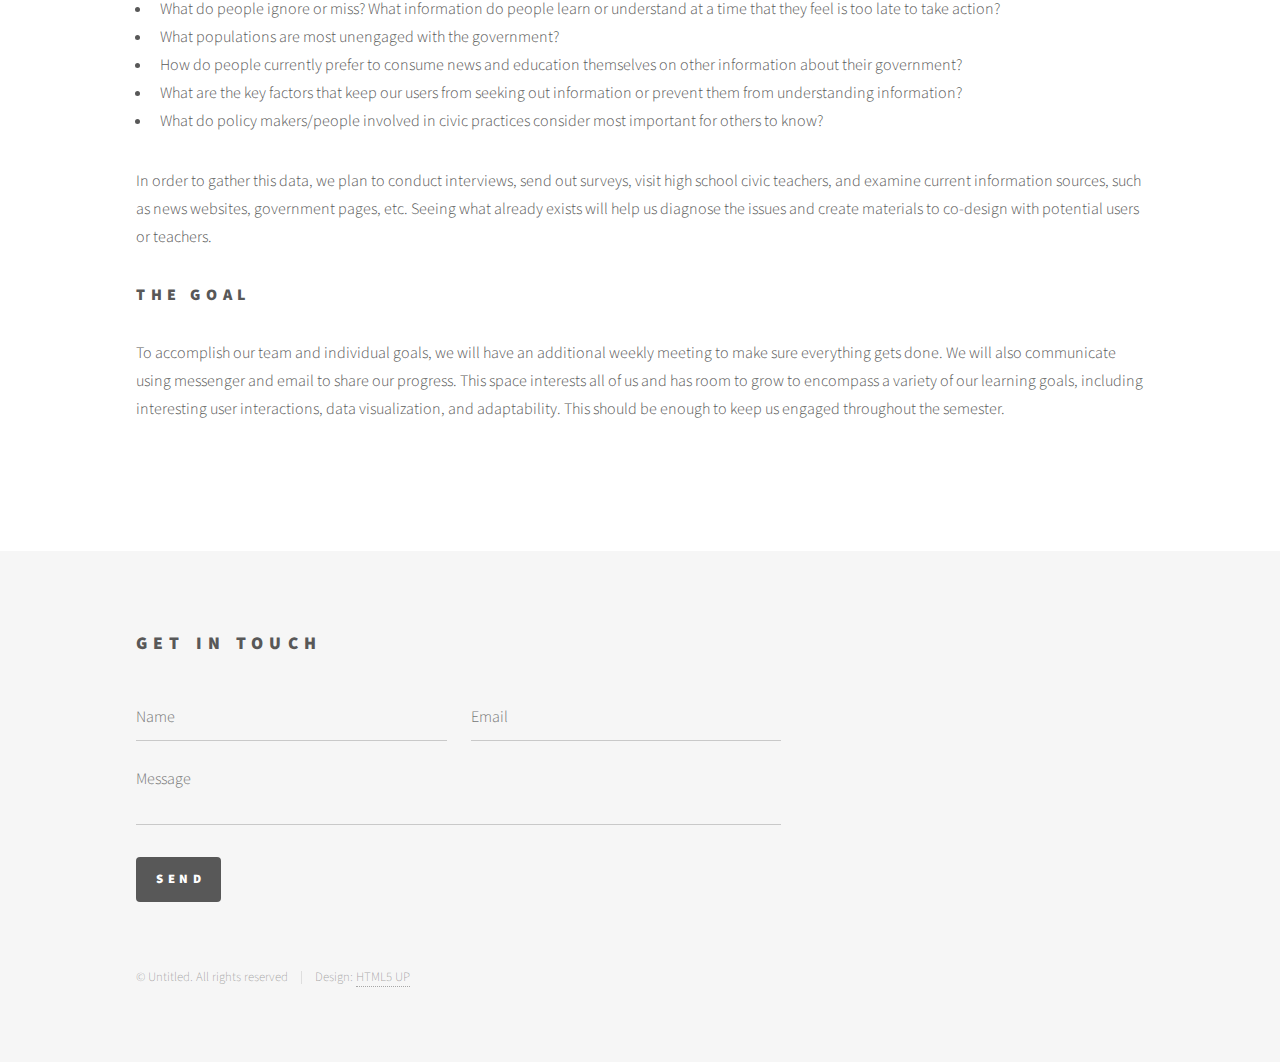
<file: project_brief.html>
<!DOCTYPE HTML>
<!--
	Phantom by HTML5 UP
	html5up.net | @ajlkn
	Free for personal and commercial use under the CCA 3.0 license (html5up.net/license)
-->
<html>
	<head>
		<title>Skewer UX Design</title>
		<meta charset="utf-8" />
		<meta name="viewport" content="width=device-width, initial-scale=1, user-scalable=no" />
		<link rel="stylesheet" href="assets/css/main.css" />
		<noscript><link rel="stylesheet" href="assets/css/noscript.css" /></noscript>
	</head>
	<body class="is-preload">
		<!-- Wrapper -->
			<div id="wrapper">

				<!-- Header -->
					<header id="header">
						<div class="inner">

							<!-- Logo -->
								<a href="index.html" class="logo">
									<span class="symbol"><img src="images/skewer.svg" alt="" /></span><span class="title">Skewer</span>
								</a>

							<!-- Nav -->
								<nav>
									<ul>
										<li><a href="#menu">Menu</a></li>
									</ul>
								</nav>

						</div>
					</header>

				<!-- Menu -->
					<nav id="menu">
						<h2>Menu</h2>
						<ul>
							<li><a href="index.html">Home</a></li>
							<li><a href="consent_narrative.html">Consent Narrative</a></li>
							<li><a href="inspirational_design.html">Inspirational Design</a></li>
							<li><a href="project_brief.html">Project Brief</a></li>
							<li><a href="design_brief.html">Design Brief</a></li>
							<li><a href="needs_analysis.html">Needs Analysis</a></li>
							<li><a href="design_development.html">Design Development</a></li>
							<li><a href="design_refinement.html">Design Refinement</a></li>
							<li><a href="heuristic_evaluation.html">Heuristic Evaluation</a></li>
							<li><a href="usability_study.html">Formal Usability Study</a></li>
							<li><a href="design_handouts.html">Design Handouts</a></li>
							<li><a href="final_refinement.html">Final Refinement</a></li>
						</ul>
					</nav>

				<!-- Main -->
					<div id="main">
						<div class="inner">
							<h1>Project Brief</h1>
							<h3>The Problem</h3>
							<p> People are not informed about their government and it is challenging for them to find information at a level that is accessible for many people. It is time-consuming and requires a lot of organization for people to attempt to educate themselves about their government enough to vote, let alone take other civic action, like knowing if an issue is relevant to you and calling the government about it. This high entry bar leads people to feel jaded and ineffective towards their government and politics in general, thus disengaging and missing some of the points that they might be able to effect change.</p>
							<h3>The Effect</h3>
							<p>We will provide information and paths forward in an easy-to-understand way. This will allow people who are currently too busy or apathetic to still keep track of what is happening, hopefully promoting the way they interact with their civic duty. We hope to target people who are currently unengaged with the government. By providing easy access to information and simplifying interpretation of key points, we will help people engage with politics in a way that might counteract the feelings of jadedness and gloom that often arise.</p>
							<h3>The Thought</h3>
							<span class="image main"><img src="images/projectoutline.jpg" alt="" /></span>
							<p>By creating an interactive map of America that allows you to center in on your local place either by searching a zip code or zooming in on your area, we will present information in a localized, fun, easy-to-use way. The map allows you to view the politicians and representatives, bills and laws, events and actionable items, etc. at the federal, state, county, district, etc. levels. This addresses the core problem of government literacy by consolidating information and making it accessible. Nicer visual design and intuitive user interaction will make it a more pleasant experience, and by reporting facts — bills, events, dates, etc — rather than opinions, it may be less likely to discourage the people who use it.</p>
							<h3>The Plan</h3>
							<p>For this project to work, we will need to collect a variety of information. Some key pieces are:
							<ul>
								<li>What do people put effort into learning about now? (i.e. what are they willing to take time out of their day to better understand?)</li>
								<li>What do people ignore or miss? What information do people learn or understand at a time that they feel is too late to take action?</li>
								<li>What populations are most unengaged with the government?</li>
								<li>How do people currently prefer to consume news and education themselves on other information about their government?</li>
								<li>What are the key factors that keep our users from seeking out information or prevent them from understanding information?</li>
								<li>What do policy makers/people involved in civic practices consider most important for others to know?</li>
							</ul>
							In order to gather this data, we plan to conduct interviews, send out surveys, visit high school civic teachers, and examine current information sources, such as news websites, government pages, etc. Seeing what already exists will help us diagnose the issues and create materials to co-design with potential users or teachers.</p>
							<h3>The Goal</h3>
							<p>To accomplish our team and individual goals, we will have an additional weekly meeting to make sure everything gets done. We will also communicate using messenger and email to share our progress. This space interests all of us and has room to grow to encompass a variety of our learning goals, including interesting user interactions, data visualization, and adaptability. This should be enough to keep us engaged throughout the semester.</p>
						</div>
					</div>

				<!-- Footer -->
					<footer id="footer">
						<div class="inner">
							<section>
								<h2>Get in touch</h2>
								<form method="post" action="https://formspree.io/carl.moser@students.olin.edu">
									<div class="fields">
										<div class="field half">
											<input type="text" name="name" id="name" placeholder="Name" />
										</div>
										<div class="field half">
											<input type="email" name="email" id="email" placeholder="Email" />
										</div>
										<div class="field">
											<textarea name="message" id="message" placeholder="Message"></textarea>
										</div>
									</div>
									<ul class="actions">
										<li><input type="submit" value="Send" class="primary" /></li>
									</ul>
								</form>
							</section>
							<ul class="copyright">
								<li>&copy; Untitled. All rights reserved</li><li>Design: <a href="http://html5up.net">HTML5 UP</a></li>
							</ul>
						</div>
					</footer>

			</div>

		<!-- Scripts -->
			<script src="assets/js/jquery.min.js"></script>
			<script src="assets/js/browser.min.js"></script>
			<script src="assets/js/breakpoints.min.js"></script>
			<script src="assets/js/util.js"></script>
			<script src="assets/js/main.js"></script>

	</body>
</html>
</file>
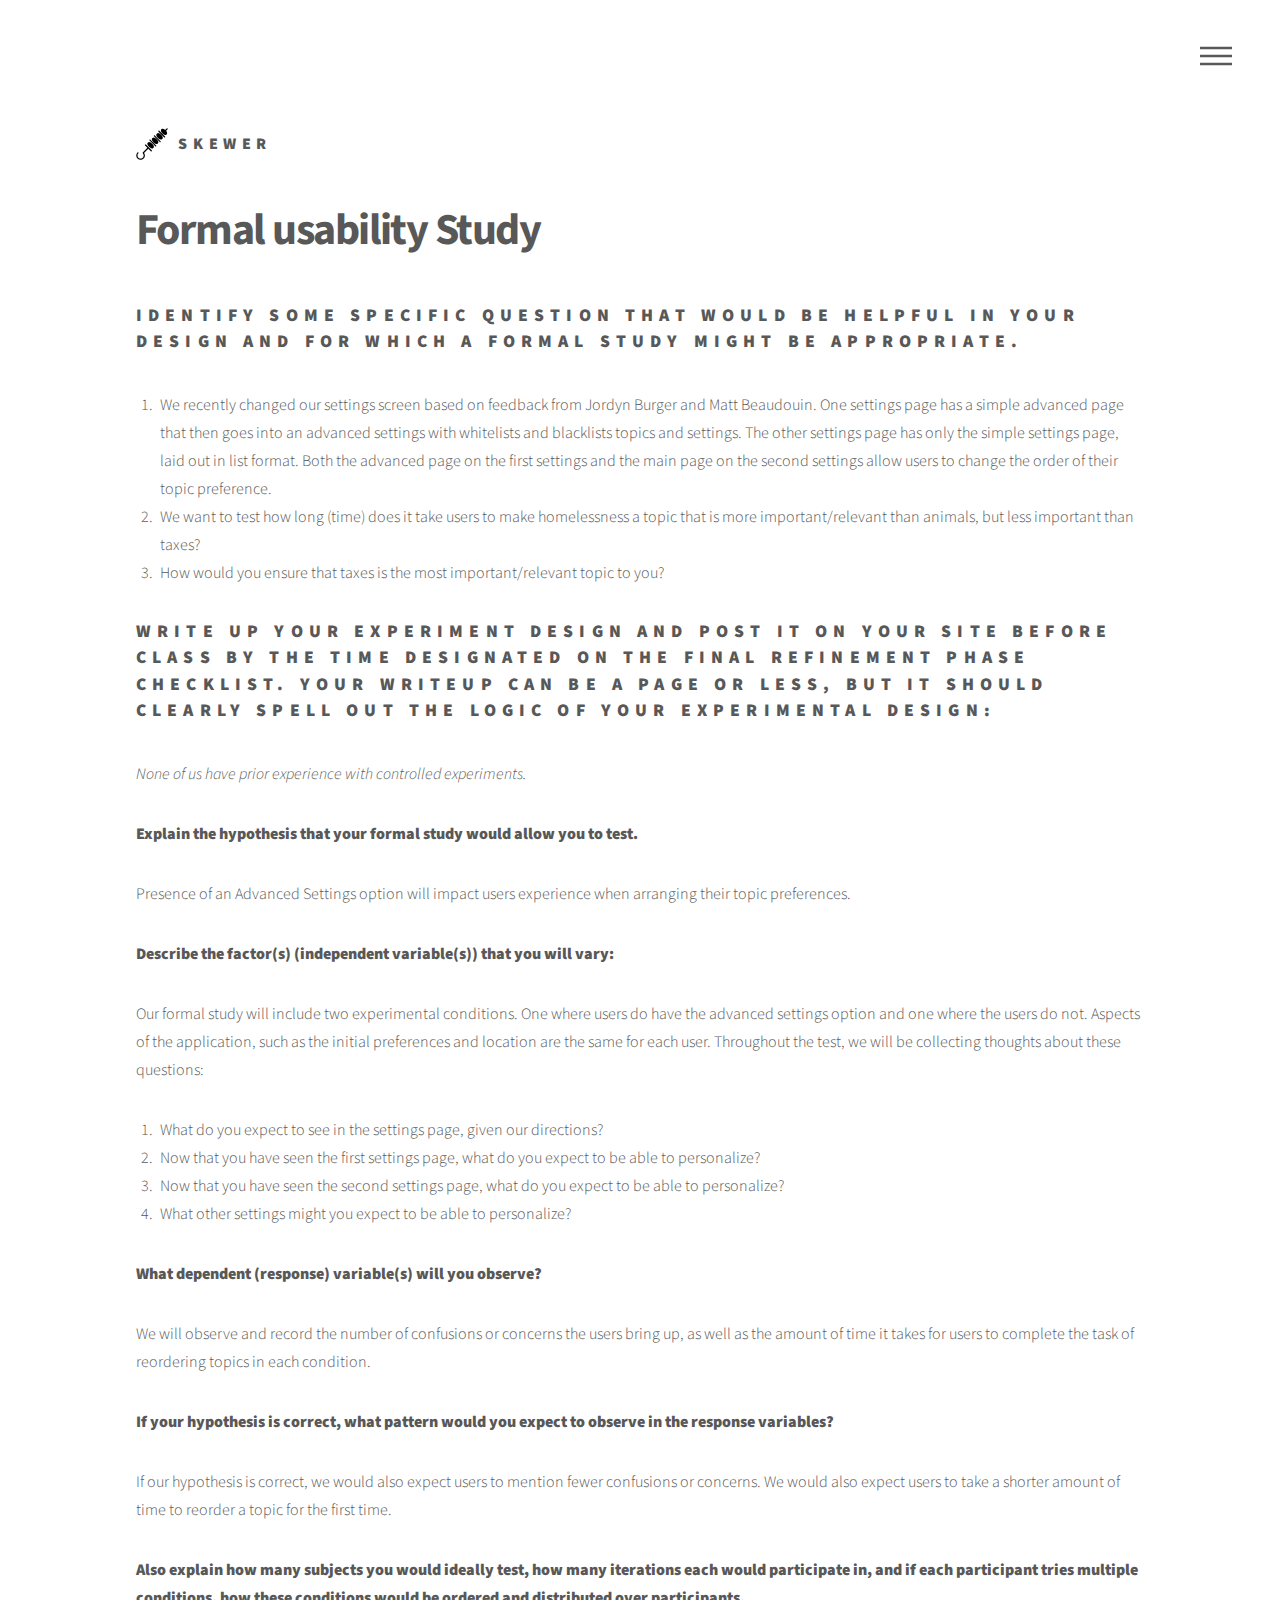
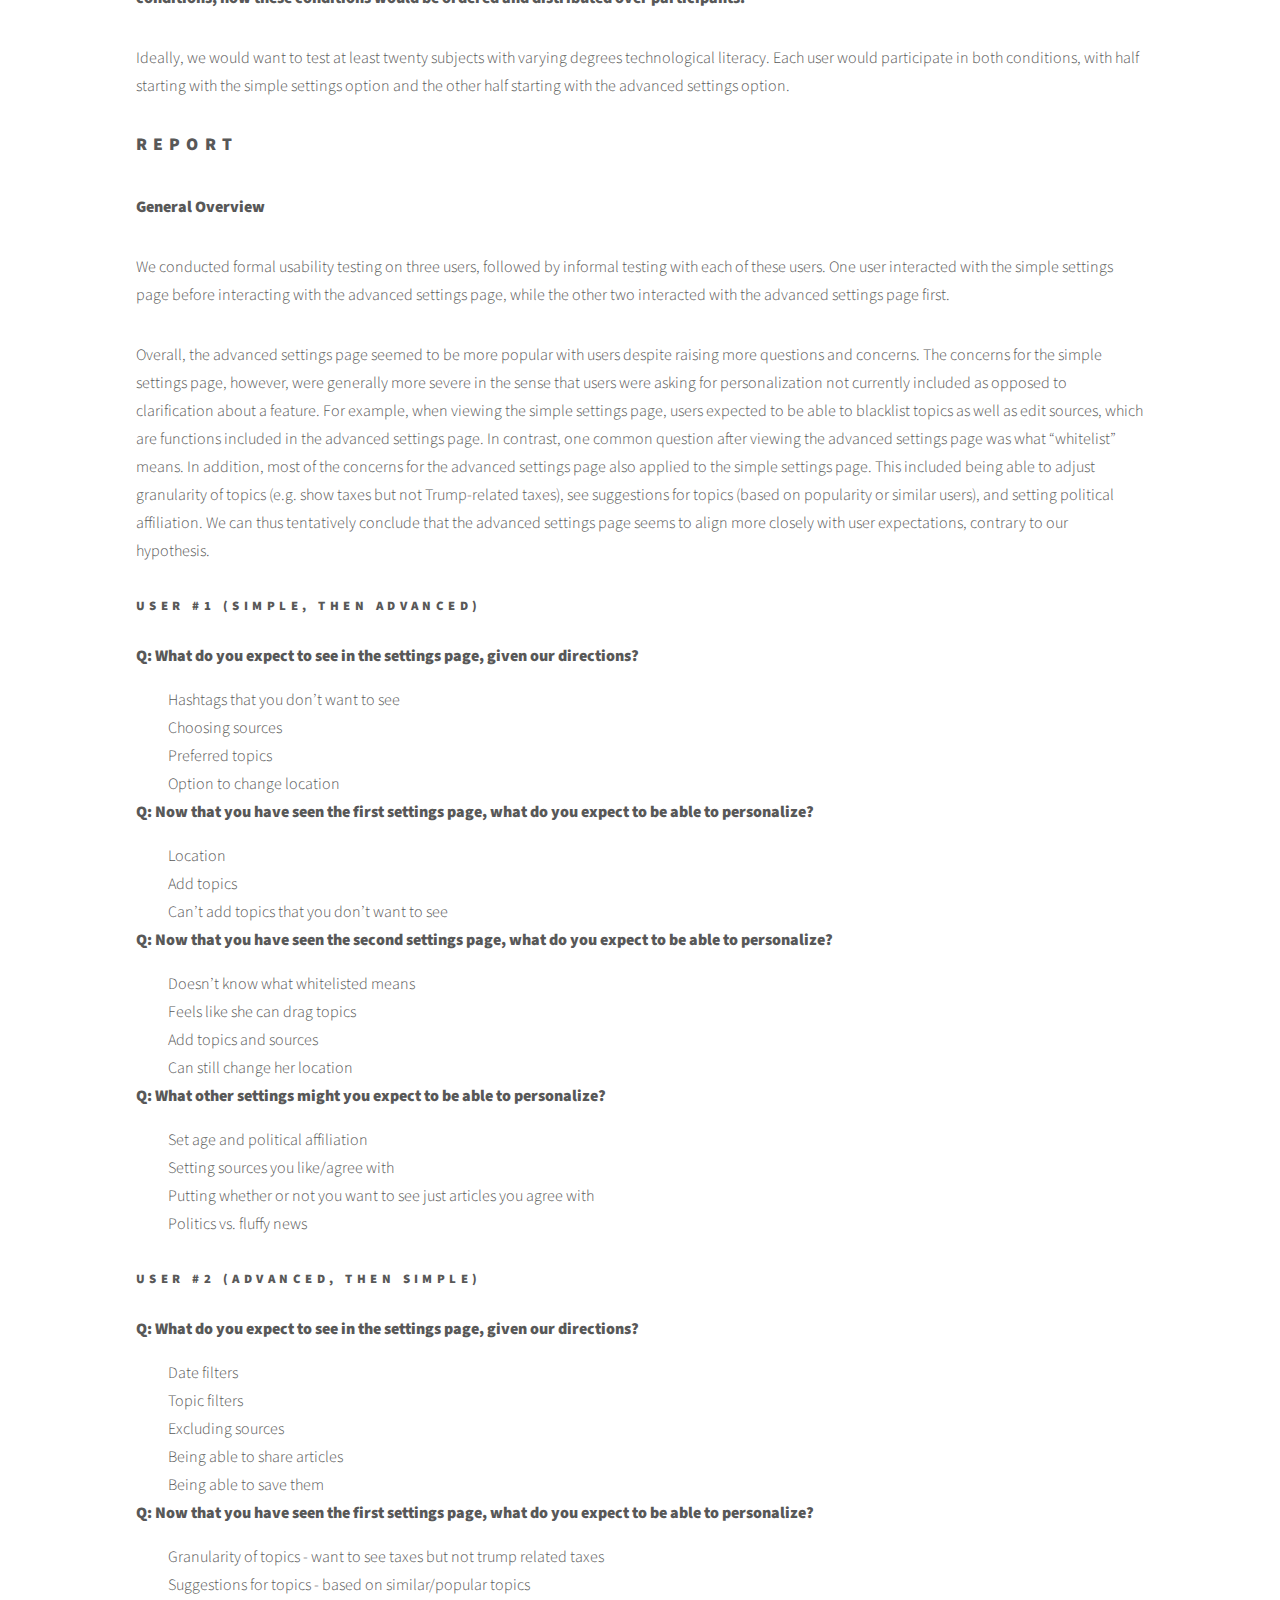
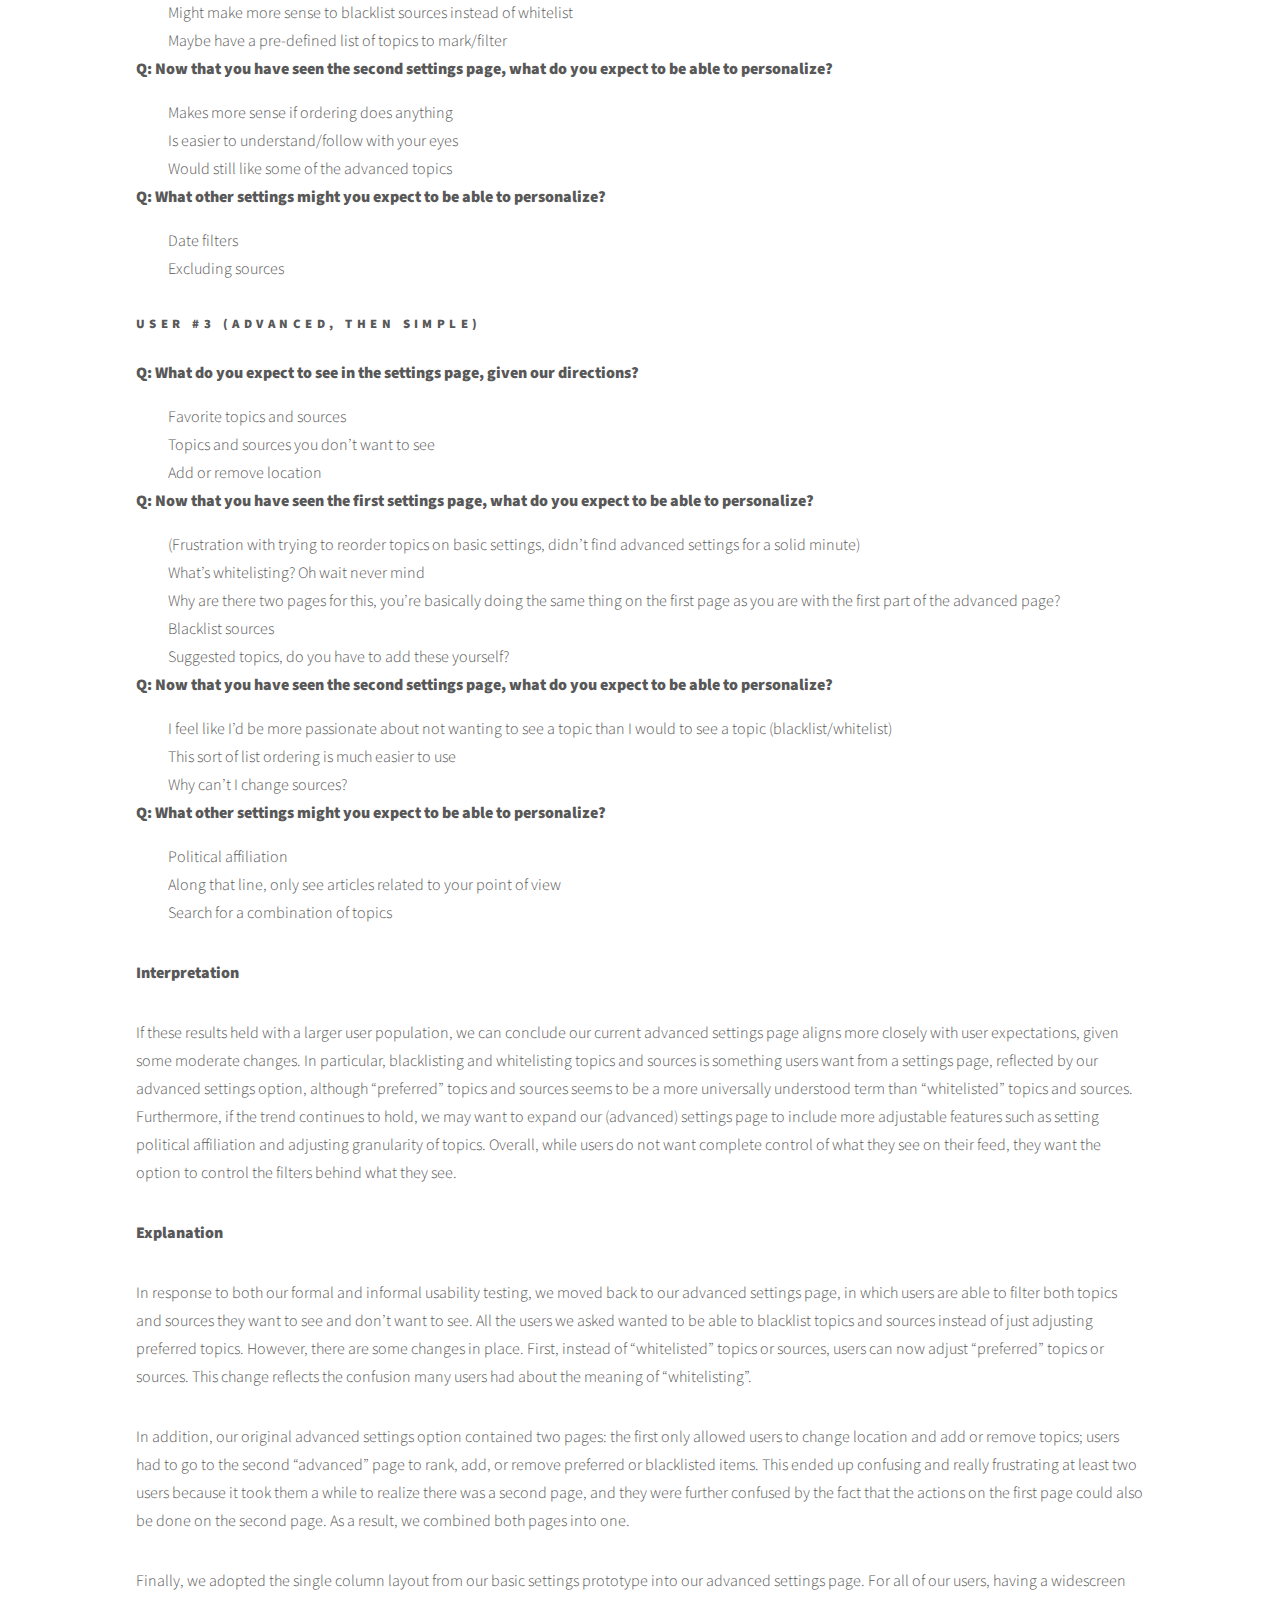
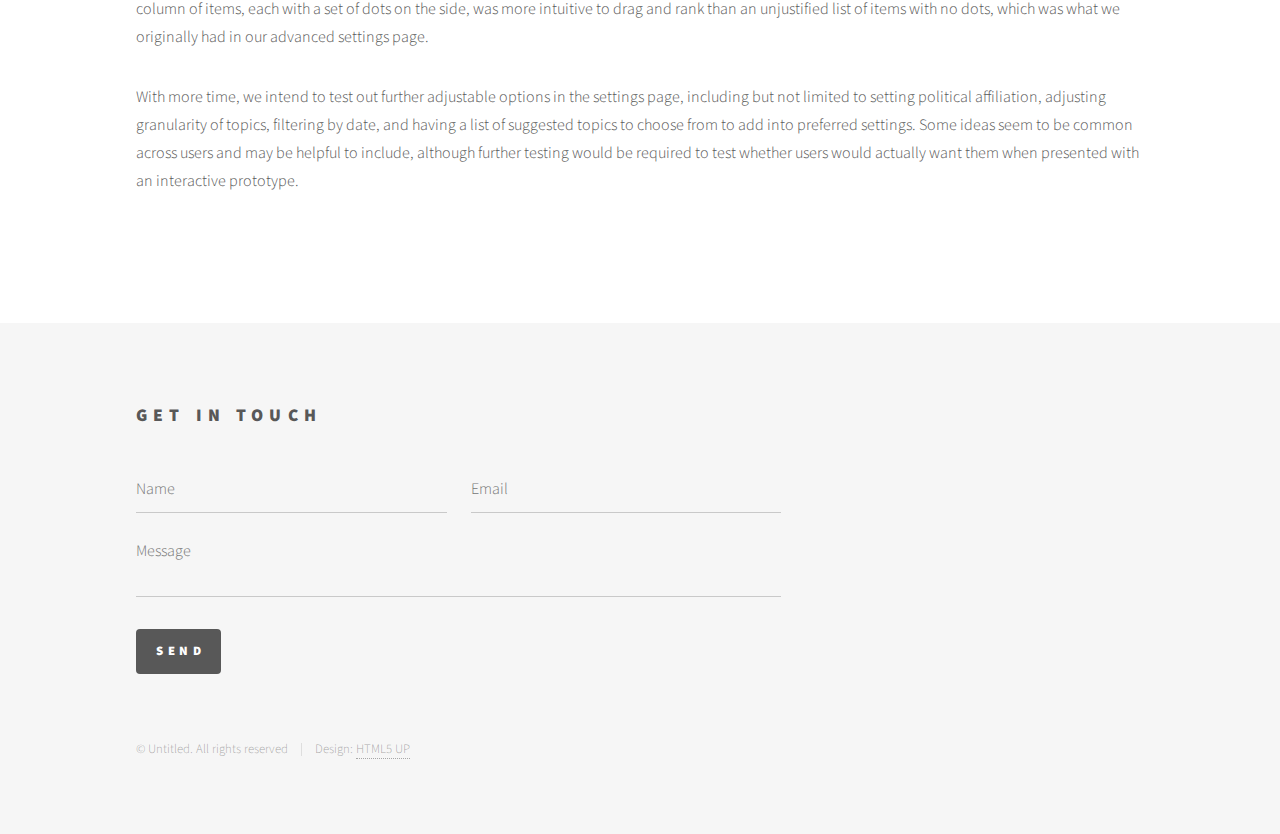
<file: usability_study.html>
<!DOCTYPE HTML>
<!--
	Phantom by HTML5 UP
	html5up.net | @ajlkn
	Free for personal and commercial use under the CCA 3.0 license (html5up.net/license)
-->
<html>
	<head>
		<title>Skewer UX Design</title>
		<meta charset="utf-8" />
		<meta name="viewport" content="width=device-width, initial-scale=1, user-scalable=no" />
		<link rel="stylesheet" href="assets/css/main.css" />
		<noscript><link rel="stylesheet" href="assets/css/noscript.css" /></noscript>
	</head>
	<body class="is-preload">
		<!-- Wrapper -->
			<div id="wrapper">

				<!-- Header -->
					<header id="header">
						<div class="inner">

							<!-- Logo -->
								<a href="index.html" class="logo">
									<span class="symbol"><img src="images/skewer.svg" alt="" /></span><span class="title">Skewer</span>
								</a>

							<!-- Nav -->
								<nav>
									<ul>
										<li><a href="#menu">Menu</a></li>
									</ul>
								</nav>

						</div>
					</header>

				<!-- Menu -->
					<nav id="menu">
						<h2>Menu</h2>
						<ul>
							<li><a href="index.html">Home</a></li>
							<li><a href="consent_narrative.html">Consent Narrative</a></li>
							<li><a href="inspirational_design.html">Inspirational Design</a></li>
							<li><a href="project_brief.html">Project Brief</a></li>
							<li><a href="design_brief.html">Design Brief</a></li>
							<li><a href="needs_analysis.html">Needs Analysis</a></li>
							<li><a href="design_development.html">Design Development</a></li>
							<li><a href="design_refinement.html">Design Refinement</a></li>
							<li><a href="heuristic_evaluation.html">Heuristic Evaluation</a></li>
							<li><a href="usability_study.html">Formal Usability Study</a></li>
							<li><a href="design_handouts.html">Design Handouts</a></li>
							<li><a href="final_refinement.html">Final Refinement</a></li>
						</ul>
					</nav>

				<!-- Main -->
					<div id="main">
						<div class="inner">
							<h1>Formal usability Study</h1>

							<h2>Identify some specific question that would be helpful in your design and for which a formal study might be appropriate.</h2>

							<ol>
							<li>We recently changed our settings screen based on feedback from Jordyn Burger and Matt Beaudouin. One settings page has a simple advanced page that then goes into an advanced settings with whitelists and blacklists topics and settings. The other settings page has only the simple settings page, laid out in list format. Both the advanced page on the first settings and the main page on the second settings allow users to change the order of  their topic preference.</li>
							<li>We want to test how long (time) does it take users to make homelessness a topic that is more important/relevant than animals, but less important than taxes?</li> 
							<li>How would you ensure that taxes is the most important/relevant topic to you?</li>
							</ol>

							<h2>Write up your experiment design and post it on your site before class by the time designated on the Final Refinement Phase Checklist. Your writeup can be a page or less, but it should clearly spell out the logic of your experimental design:</h2>

							<p><i>None of us have prior experience with controlled experiments.</i></p>

							<p><b>Explain the hypothesis that your formal study would allow you to test.</b></p>
							<p>Presence of an Advanced Settings option will impact users experience when arranging their topic preferences.</p>

							<p><b>Describe the factor(s) (independent variable(s)) that you will vary:</b></p>
							<p>Our formal study will include two experimental conditions. One where users do have the advanced settings option and one where the users do not. Aspects of the application, such as the initial preferences and location are the same for each user. Throughout the test, we will be collecting thoughts about these questions:</p>
							<ol>
							<li>What do you expect to see in the settings page, given our directions?</li>
							<li>Now that you have seen the first settings page, what do you expect to be able to personalize?</li>
							<li>Now that you have seen the second settings page, what do you expect to be able to personalize?</li>
							<li>What other settings might you expect to be able to personalize?</li>
							</ol>

							<p><b>What dependent (response) variable(s) will you observe?</b></p>
							<p>We will observe and record the number of confusions or concerns the users bring up, as well as the amount of time it takes for users to complete the task of reordering topics in each condition.</p>

							<p><b>If your hypothesis is correct, what pattern would you expect to observe in the response variables?</b></p>
							<p>If our hypothesis is correct, we would also expect users to mention fewer confusions or concerns. We would also expect users to take a shorter amount of time to reorder a topic for the first time.</p>

							<p><b>Also explain how many subjects you would ideally test, how many iterations each would participate in, and if each participant tries multiple conditions, how these conditions would be ordered and distributed over participants.</b></p>
							<p>Ideally, we would want to test at least twenty subjects with varying degrees technological literacy. Each user would participate in both conditions, with half starting with the simple settings option and the other half starting with the advanced settings option.</p>


							<h2>Report</h2>
							<p><b>General Overview</b></p>

							<p>We conducted formal usability testing on three users, followed by informal testing with each of these users. One user interacted with the simple settings page before interacting with the advanced settings page, while the other two interacted with the advanced settings page first.</p>

							<p>Overall, the advanced settings page seemed to be more popular with users despite raising more questions and concerns. The concerns for the simple settings page, however, were generally more severe in the sense that users were asking for personalization not currently included as opposed to clarification about a feature. For example, when viewing the simple settings page, users expected to be able to blacklist topics as well as edit sources, which are functions included in the advanced settings page. In contrast, one common question after viewing the advanced settings page was what “whitelist” means. In addition, most of the concerns for the advanced settings page also applied to the simple settings page. This included being able to adjust granularity of topics (e.g. show taxes but not Trump-related taxes), see suggestions for topics (based on popularity or similar users), and setting political affiliation. We can thus tentatively conclude that the advanced settings page seems to align more closely with user expectations, contrary to our hypothesis.</p>

							<h4>User #1 (simple, then advanced)</h4>
							<dl>
								<dt>What do you expect to see in the settings page, given our directions?</dt>
								<dd>Hashtags that you don’t want to see<br>
								Choosing sources<br>
								Preferred topics<br>
								Option to change location
								</dd>
								<dt>Now that you have seen the first settings page, what do you expect to be able to personalize?</dt>
								<dd>Location<br>
								Add topics<br>
								Can’t add topics that you don’t want to see
								</dd>
								<dt>Now that you have seen the second settings page, what do you expect to be able to personalize?</dt>
								<dd>Doesn’t know what whitelisted means<br>
								Feels like she can drag topics<br>
								Add topics and sources<br>
								Can still change her location
								</dd>
								<dt>What other settings might you expect to be able to personalize?</dt>
								<dd>Set age and political affiliation<br>
								Setting sources you like/agree with<br>
								Putting whether or not you want to see just articles you agree with<br>
								Politics vs. fluffy news
								</dd>
							</dl>

							<h4>User #2 (advanced, then simple)</h4>
							<dl>
								<dt>What do you expect to see in the settings page, given our directions?</dt>
								<dd>Date filters<br>
								Topic filters<br>
								Excluding sources<br>
								Being able to share articles<br>
								Being able to save them
								</dd>
								<dt>Now that you have seen the first settings page, what do you expect to be able to personalize?</dt>
								<dd>Granularity of topics - want to see taxes but not trump related taxes<br>
								Suggestions for topics - based on similar/popular topics<br>
								Might make more sense to blacklist sources instead of whitelist<br>
								Maybe have a pre-defined list of topics to mark/filter<br>
								</dd>
								<dt>Now that you have seen the second settings page, what do you expect to be able to personalize?</dt>
								<dd>Makes more sense if ordering does anything<br>
								Is easier to understand/follow with your eyes<br>
								Would still like some of the advanced topics
								</dd>
								<dt>What other settings might you expect to be able to personalize?</dt>
								<dd>Date filters<br>
								Excluding sources
								</dd>
							</dl>

							<h4>User #3 (advanced, then simple)</h4>
							<dl>
								<dt>What do you expect to see in the settings page, given our directions?</dt>
								<dd>Favorite topics and sources<br>
								Topics and sources you don’t want to see<br>
								Add or remove location
								</dd>
								<dt>Now that you have seen the first settings page, what do you expect to be able to personalize?</dt>
								<dd>(Frustration with trying to reorder topics on basic settings, didn’t find advanced settings for a solid minute)<br>
								What’s whitelisting? Oh wait never mind<br>
								Why are there two pages for this, you’re basically doing the same thing on the first page as you are with the first part of the advanced page?<br>
								Blacklist sources<br>
								Suggested topics, do you have to add these yourself?
								</dd>
								<dt>Now that you have seen the second settings page, what do you expect to be able to personalize?</dt>
								<dd>I feel like I’d be more passionate about not wanting to see a topic than I would to see a topic (blacklist/whitelist)<br>
								This sort of list ordering is much easier to use<br>
								Why can’t I change sources?
								</dd>
								<dt>What other settings might you expect to be able to personalize?</dt>
								<dd>Political affiliation<br>
								Along that line, only see articles related to your point of view<br>
								Search for a combination of topics
								</dd>
							</dl>

							<p><b>Interpretation</b></p>
							
							<p>If these results held with a larger user population, we can conclude our current advanced settings page aligns more closely with user expectations, given some moderate changes. In particular, blacklisting and whitelisting topics and sources is something users want from a settings page, reflected by our advanced settings option, although “preferred” topics and sources seems to be a more universally understood term than “whitelisted” topics and sources. Furthermore, if the trend continues to hold, we may want to expand our (advanced) settings page to include more adjustable features such as setting political affiliation and adjusting granularity of topics. Overall, while users do not want complete control of what they see on their feed, they want the option to control the filters behind what they see.</p>

							<p><b>Explanation</b></p>

							<p>In response to both our formal and informal usability testing, we moved back to our advanced settings page, in which users are able to filter both topics and sources they want to see and don’t want to see. All the users we asked wanted to be able to blacklist topics and sources instead of just adjusting preferred topics. However, there are some changes in place. First, instead of “whitelisted” topics or sources, users can now adjust “preferred” topics or sources. This change reflects the confusion many users had about the meaning of “whitelisting”.</p>

							<p>In addition, our original advanced settings option contained two pages: the first only allowed users to change location and add or remove topics; users had to go to the second “advanced” page to rank, add, or remove preferred or blacklisted items. This ended up confusing and really frustrating at least two users because it took them a while to realize there was a second page, and they were further confused by the fact that the actions on the first page could also be done on the second page. As a result, we combined both pages into one.</p>

							<p>Finally, we adopted the single column layout from our basic settings prototype into our advanced settings page. For all of our users, having a widescreen column of items, each with a set of dots on the side, was more intuitive to drag and rank than an unjustified list of items with no dots, which was what we originally had in our advanced settings page.</p>

							<p>With more time, we intend to test out further adjustable options in the settings page, including but not limited to setting political affiliation, adjusting granularity of topics, filtering by date, and having a list of suggested topics to choose from to add into preferred settings. Some ideas seem to be common across users and may be helpful to include, although further testing would be required to test whether users would actually want them when presented with an interactive prototype.</p>

						</div>
					</div>

				<!-- Footer -->
					<footer id="footer">
						<div class="inner">
							<section>
								<h2>Get in touch</h2>
								<form method="post" action="https://formspree.io/carl.moser@students.olin.edu">
									<div class="fields">
										<div class="field half">
											<input type="text" name="name" id="name" placeholder="Name" />
										</div>
										<div class="field half">
											<input type="email" name="email" id="email" placeholder="Email" />
										</div>
										<div class="field">
											<textarea name="message" id="message" placeholder="Message"></textarea>
										</div>
									</div>
									<ul class="actions">
										<li><input type="submit" value="Send" class="primary" /></li>
									</ul>
								</form>
							</section>
							<ul class="copyright">
								<li>&copy; Untitled. All rights reserved</li><li>Design: <a href="http://html5up.net">HTML5 UP</a></li>
							</ul>
						</div>
					</footer>

			</div>

		<!-- Scripts -->
			<script src="assets/js/jquery.min.js"></script>
			<script src="assets/js/browser.min.js"></script>
			<script src="assets/js/breakpoints.min.js"></script>
			<script src="assets/js/util.js"></script>
			<script src="assets/js/main.js"></script>

	</body>
</html>
</file>
<file: assets/css/noscript.css>
/*
	Phantom by HTML5 UP
	html5up.net | @ajlkn
	Free for personal and commercial use under the CCA 3.0 license (html5up.net/license)
*/

/* Tiles */

	body.is-preload .tiles article {
		-moz-transform: none;
		-webkit-transform: none;
		-ms-transform: none;
		transform: none;
		opacity: 1;
	}
</file>
<file: assets/css/main.css>
@import url(font-awesome.min.css);
@import url("https://fonts.googleapis.com/css?family=Source+Sans+Pro:300,700,900");

/*
	Phantom by HTML5 UP
	html5up.net | @ajlkn
	Free for personal and commercial use under the CCA 3.0 license (html5up.net/license)
*/

html, body, div, span, applet, object,
iframe, h1, h2, h3, h4, h5, h6, p, blockquote,
pre, a, abbr, acronym, address, big, cite,
code, del, dfn, em, img, ins, kbd, q, s, samp,
small, strike, strong, sub, sup, tt, var, b,
u, i, center, dl, dt, dd, ol, ul, li, fieldset,
form, label, legend, table, caption, tbody,
tfoot, thead, tr, th, td, article, aside,
canvas, details, embed, figure, figcaption,
footer, header, hgroup, menu, nav, output, ruby,
section, summary, time, mark, audio, video {
	margin: 0;
	padding: 0;
	border: 0;
	font-size: 100%;
	font: inherit;
	vertical-align: baseline;}

article, aside, details, figcaption, figure,
footer, header, hgroup, menu, nav, section {
	display: block;}

body {
	line-height: 1;
}

ol, ul {
	list-style: none;
}

dt:before {
  content: 'Q: ';
}
dd:before {
  content: ' ';
}

blockquote, q {
	quotes: none;
}

	blockquote:before, blockquote:after, q:before, q:after {
		content: '';
		content: none;
	}

table {
	border-collapse: collapse;
	border-spacing: 0;
}

body {
	-webkit-text-size-adjust: none;
}

mark {
	background-color: transparent;
	color: inherit;
}

input::-moz-focus-inner {
	border: 0;
	padding: 0;
}

input, select, textarea {
	-moz-appearance: none;
	-webkit-appearance: none;
	-ms-appearance: none;
	appearance: none;
}

/* Basic */

	@-ms-viewport {
		width: device-width;
	}

	body {
		-ms-overflow-style: scrollbar;
	}

	@media screen and (max-width: 480px) {

		html, body {
			min-width: 320px;
		}

	}

	html {
		box-sizing: border-box;
	}

	*, *:before, *:after {
		box-sizing: inherit;
	}

	body {
		background: #ffffff;
	}

		body.is-preload *, body.is-preload *:before, body.is-preload *:after {
			-moz-animation: none !important;
			-webkit-animation: none !important;
			-ms-animation: none !important;
			animation: none !important;
			-moz-transition: none !important;
			-webkit-transition: none !important;
			-ms-transition: none !important;
			transition: none !important;
		}

/* Type */

	body, input, select, textarea {
		color: #585858;
		font-family: "Source Sans Pro", Helvetica, sans-serif;
		font-size: 16pt;
		font-weight: 300;
		line-height: 1.75;
	}

		@media screen and (max-width: 1680px) {

			body, input, select, textarea {
				font-size: 14pt;
			}

		}

		@media screen and (max-width: 1280px) {

			body, input, select, textarea {
				font-size: 12pt;
			}

		}

	a {
		-moz-transition: border-bottom-color 0.2s ease, color 0.2s ease;
		-webkit-transition: border-bottom-color 0.2s ease, color 0.2s ease;
		-ms-transition: border-bottom-color 0.2s ease, color 0.2s ease;
		transition: border-bottom-color 0.2s ease, color 0.2s ease;
		text-decoration: none;
		color: #585858;
		border-bottom: dotted 1px rgba(88, 88, 88, 0.5);
	}

		a:hover {
			border-bottom-color: transparent;
			color: #f2849e !important;
		}

	strong, b {
		font-weight: 900;
	}

	em, i {
		font-style: italic;
	}

	p {
		margin: 0 0 2em 0;
	}

	h1 {
		font-size: 2.75em;
		font-weight: 700;
		line-height: 1.3;
		margin: 0 0 1em 0;
		letter-spacing: -0.035em;
	}

		h1 a {
			color: inherit;
		}

		@media screen and (max-width: 736px) {

			h1 {
				font-size: 2em;
				margin: 0 0 1em 0;
			}

		}

		@media screen and (max-width: 360px) {

			h1 {
				font-size: 1.75em;
			}

		}

	h2, h3, h4, h5, h6 {
		font-weight: 900;
		line-height: 1.5;
		margin: 0 0 2em 0;
		text-transform: uppercase;
		letter-spacing: 0.35em;
	}

		h2 a, h3 a, h4 a, h5 a, h6 a {
			color: inherit;
		}

	h2 {
		font-size: 1.1em;
	}

	h3 {
		font-size: 1em;
	}

	h4 {
		font-size: 0.8em;
	}

	h5 {
		font-size: 0.8em;
	}

	h6 {
		font-size: 0.8em;
	}

	@media screen and (max-width: 980px) {

		h1 br, h2 br, h3 br, h4 br, h5 br, h6 br {
			display: none;
		}

	}

	@media screen and (max-width: 736px) {

		h2 {
			font-size: 1em;
		}

		h3 {
			font-size: 0.8em;
		}

	}

	sub {
		font-size: 0.8em;
		position: relative;
		top: 0.5em;
	}

	sup {
		font-size: 0.8em;
		position: relative;
		top: -0.5em;
	}

	blockquote {
		border-left: solid 4px #c9c9c9;
		font-style: italic;
		margin: 0 0 2em 0;
		padding: 0.5em 0 0.5em 2em;
	}

	code {
		background: rgba(144, 144, 144, 0.075);
		border-radius: 4px;
		border: solid 1px #c9c9c9;
		font-family: "Courier New", monospace;
		font-size: 0.9em;
		margin: 0 0.25em;
		padding: 0.25em 0.65em;
	}

	pre {
		-webkit-overflow-scrolling: touch;
		font-family: "Courier New", monospace;
		font-size: 0.9em;
		margin: 0 0 2em 0;
	}

		pre code {
			display: block;
			line-height: 1.75;
			padding: 1em 1.5em;
			overflow-x: auto;
		}

	hr {
		border: 0;
		border-bottom: solid 1px #c9c9c9;
		margin: 2em 0;
	}

		hr.major {
			margin: 3em 0;
		}

	.align-left {
		text-align: left;
	}

	.align-center {
		text-align: center;
	}

	.align-right {
		text-align: right;
	}

/* Row */

	.row {
		display: flex;
		flex-wrap: wrap;
		box-sizing: border-box;
		align-items: stretch;
	}

		.row > * {
			box-sizing: border-box;
		}

		.row.gtr-uniform > * > :last-child {
			margin-bottom: 0;
		}

		.row.aln-left {
			justify-content: flex-start;
		}

		.row.aln-center {
			justify-content: center;
		}

		.row.aln-right {
			justify-content: flex-end;
		}

		.row.aln-top {
			align-items: flex-start;
		}

		.row.aln-middle {
			align-items: center;
		}

		.row.aln-bottom {
			align-items: flex-end;
		}

		.row > .imp {
			order: -1;
		}

		.row > .col-1 {
			width: 8.3333333333%;
		}

		.row > .off-1 {
			margin-left: 8.3333333333%;
		}

		.row > .col-2 {
			width: 16.6666666667%;
		}

		.row > .off-2 {
			margin-left: 16.6666666667%;
		}

		.row > .col-3 {
			width: 25%;
		}

		.row > .off-3 {
			margin-left: 25%;
		}

		.row > .col-4 {
			width: 33.3333333333%;
		}

		.row > .off-4 {
			margin-left: 33.3333333333%;
		}

		.row > .col-5 {
			width: 41.6666666667%;
		}

		.row > .off-5 {
			margin-left: 41.6666666667%;
		}

		.row > .col-6 {
			width: 50%;
		}

		.row > .off-6 {
			margin-left: 50%;
		}

		.row > .col-7 {
			width: 58.3333333333%;
		}

		.row > .off-7 {
			margin-left: 58.3333333333%;
		}

		.row > .col-8 {
			width: 66.6666666667%;
		}

		.row > .off-8 {
			margin-left: 66.6666666667%;
		}

		.row > .col-9 {
			width: 75%;
		}

		.row > .off-9 {
			margin-left: 75%;
		}

		.row > .col-10 {
			width: 83.3333333333%;
		}

		.row > .off-10 {
			margin-left: 83.3333333333%;
		}

		.row > .col-11 {
			width: 91.6666666667%;
		}

		.row > .off-11 {
			margin-left: 91.6666666667%;
		}

		.row > .col-12 {
			width: 100%;
		}

		.row > .off-12 {
			margin-left: 100%;
		}

		.row.gtr-0 {
			margin-top: 0;
			margin-left: 0em;
		}

			.row.gtr-0 > * {
				padding: 0 0 0 0em;
			}

			.row.gtr-0.gtr-uniform {
				margin-top: 0em;
			}

				.row.gtr-0.gtr-uniform > * {
					padding-top: 0em;
				}

		.row.gtr-25 {
			margin-top: 0;
			margin-left: -0.5em;
		}

			.row.gtr-25 > * {
				padding: 0 0 0 0.5em;
			}

			.row.gtr-25.gtr-uniform {
				margin-top: -0.5em;
			}

				.row.gtr-25.gtr-uniform > * {
					padding-top: 0.5em;
				}

		.row.gtr-50 {
			margin-top: 0;
			margin-left: -1em;
		}

			.row.gtr-50 > * {
				padding: 0 0 0 1em;
			}

			.row.gtr-50.gtr-uniform {
				margin-top: -1em;
			}

				.row.gtr-50.gtr-uniform > * {
					padding-top: 1em;
				}

		.row {
			margin-top: 0;
			margin-left: -2em;
		}

			.row > * {
				padding: 0 0 0 2em;
			}

			.row.gtr-uniform {
				margin-top: -2em;
			}

				.row.gtr-uniform > * {
					padding-top: 2em;
				}

		.row.gtr-150 {
			margin-top: 0;
			margin-left: -3em;
		}

			.row.gtr-150 > * {
				padding: 0 0 0 3em;
			}

			.row.gtr-150.gtr-uniform {
				margin-top: -3em;
			}

				.row.gtr-150.gtr-uniform > * {
					padding-top: 3em;
				}

		.row.gtr-200 {
			margin-top: 0;
			margin-left: -4em;
		}

			.row.gtr-200 > * {
				padding: 0 0 0 4em;
			}

			.row.gtr-200.gtr-uniform {
				margin-top: -4em;
			}

				.row.gtr-200.gtr-uniform > * {
					padding-top: 4em;
				}

		@media screen and (max-width: 1680px) {

			.row {
				display: flex;
				flex-wrap: wrap;
				box-sizing: border-box;
				align-items: stretch;
			}

				.row > * {
					box-sizing: border-box;
				}

				.row.gtr-uniform > * > :last-child {
					margin-bottom: 0;
				}

				.row.aln-left {
					justify-content: flex-start;
				}

				.row.aln-center {
					justify-content: center;
				}

				.row.aln-right {
					justify-content: flex-end;
				}

				.row.aln-top {
					align-items: flex-start;
				}

				.row.aln-middle {
					align-items: center;
				}

				.row.aln-bottom {
					align-items: flex-end;
				}

				.row > .imp-xlarge {
					order: -1;
				}

				.row > .col-1-xlarge {
					width: 8.3333333333%;
				}

				.row > .off-1-xlarge {
					margin-left: 8.3333333333%;
				}

				.row > .col-2-xlarge {
					width: 16.6666666667%;
				}

				.row > .off-2-xlarge {
					margin-left: 16.6666666667%;
				}

				.row > .col-3-xlarge {
					width: 25%;
				}

				.row > .off-3-xlarge {
					margin-left: 25%;
				}

				.row > .col-4-xlarge {
					width: 33.3333333333%;
				}

				.row > .off-4-xlarge {
					margin-left: 33.3333333333%;
				}

				.row > .col-5-xlarge {
					width: 41.6666666667%;
				}

				.row > .off-5-xlarge {
					margin-left: 41.6666666667%;
				}

				.row > .col-6-xlarge {
					width: 50%;
				}

				.row > .off-6-xlarge {
					margin-left: 50%;
				}

				.row > .col-7-xlarge {
					width: 58.3333333333%;
				}

				.row > .off-7-xlarge {
					margin-left: 58.3333333333%;
				}

				.row > .col-8-xlarge {
					width: 66.6666666667%;
				}

				.row > .off-8-xlarge {
					margin-left: 66.6666666667%;
				}

				.row > .col-9-xlarge {
					width: 75%;
				}

				.row > .off-9-xlarge {
					margin-left: 75%;
				}

				.row > .col-10-xlarge {
					width: 83.3333333333%;
				}

				.row > .off-10-xlarge {
					margin-left: 83.3333333333%;
				}

				.row > .col-11-xlarge {
					width: 91.6666666667%;
				}

				.row > .off-11-xlarge {
					margin-left: 91.6666666667%;
				}

				.row > .col-12-xlarge {
					width: 100%;
				}

				.row > .off-12-xlarge {
					margin-left: 100%;
				}

				.row.gtr-0 {
					margin-top: 0;
					margin-left: 0em;
				}

					.row.gtr-0 > * {
						padding: 0 0 0 0em;
					}

					.row.gtr-0.gtr-uniform {
						margin-top: 0em;
					}

						.row.gtr-0.gtr-uniform > * {
							padding-top: 0em;
						}

				.row.gtr-25 {
					margin-top: 0;
					margin-left: -0.5em;
				}

					.row.gtr-25 > * {
						padding: 0 0 0 0.5em;
					}

					.row.gtr-25.gtr-uniform {
						margin-top: -0.5em;
					}

						.row.gtr-25.gtr-uniform > * {
							padding-top: 0.5em;
						}

				.row.gtr-50 {
					margin-top: 0;
					margin-left: -1em;
				}

					.row.gtr-50 > * {
						padding: 0 0 0 1em;
					}

					.row.gtr-50.gtr-uniform {
						margin-top: -1em;
					}

						.row.gtr-50.gtr-uniform > * {
							padding-top: 1em;
						}

				.row {
					margin-top: 0;
					margin-left: -2em;
				}

					.row > * {
						padding: 0 0 0 2em;
					}

					.row.gtr-uniform {
						margin-top: -2em;
					}

						.row.gtr-uniform > * {
							padding-top: 2em;
						}

				.row.gtr-150 {
					margin-top: 0;
					margin-left: -3em;
				}

					.row.gtr-150 > * {
						padding: 0 0 0 3em;
					}

					.row.gtr-150.gtr-uniform {
						margin-top: -3em;
					}

						.row.gtr-150.gtr-uniform > * {
							padding-top: 3em;
						}

				.row.gtr-200 {
					margin-top: 0;
					margin-left: -4em;
				}

					.row.gtr-200 > * {
						padding: 0 0 0 4em;
					}

					.row.gtr-200.gtr-uniform {
						margin-top: -4em;
					}

						.row.gtr-200.gtr-uniform > * {
							padding-top: 4em;
						}

		}

		@media screen and (max-width: 1280px) {

			.row {
				display: flex;
				flex-wrap: wrap;
				box-sizing: border-box;
				align-items: stretch;
			}

				.row > * {
					box-sizing: border-box;
				}

				.row.gtr-uniform > * > :last-child {
					margin-bottom: 0;
				}

				.row.aln-left {
					justify-content: flex-start;
				}

				.row.aln-center {
					justify-content: center;
				}

				.row.aln-right {
					justify-content: flex-end;
				}

				.row.aln-top {
					align-items: flex-start;
				}

				.row.aln-middle {
					align-items: center;
				}

				.row.aln-bottom {
					align-items: flex-end;
				}

				.row > .imp-large {
					order: -1;
				}

				.row > .col-1-large {
					width: 8.3333333333%;
				}

				.row > .off-1-large {
					margin-left: 8.3333333333%;
				}

				.row > .col-2-large {
					width: 16.6666666667%;
				}

				.row > .off-2-large {
					margin-left: 16.6666666667%;
				}

				.row > .col-3-large {
					width: 25%;
				}

				.row > .off-3-large {
					margin-left: 25%;
				}

				.row > .col-4-large {
					width: 33.3333333333%;
				}

				.row > .off-4-large {
					margin-left: 33.3333333333%;
				}

				.row > .col-5-large {
					width: 41.6666666667%;
				}

				.row > .off-5-large {
					margin-left: 41.6666666667%;
				}

				.row > .col-6-large {
					width: 50%;
				}

				.row > .off-6-large {
					margin-left: 50%;
				}

				.row > .col-7-large {
					width: 58.3333333333%;
				}

				.row > .off-7-large {
					margin-left: 58.3333333333%;
				}

				.row > .col-8-large {
					width: 66.6666666667%;
				}

				.row > .off-8-large {
					margin-left: 66.6666666667%;
				}

				.row > .col-9-large {
					width: 75%;
				}

				.row > .off-9-large {
					margin-left: 75%;
				}

				.row > .col-10-large {
					width: 83.3333333333%;
				}

				.row > .off-10-large {
					margin-left: 83.3333333333%;
				}

				.row > .col-11-large {
					width: 91.6666666667%;
				}

				.row > .off-11-large {
					margin-left: 91.6666666667%;
				}

				.row > .col-12-large {
					width: 100%;
				}

				.row > .off-12-large {
					margin-left: 100%;
				}

				.row.gtr-0 {
					margin-top: 0;
					margin-left: 0em;
				}

					.row.gtr-0 > * {
						padding: 0 0 0 0em;
					}

					.row.gtr-0.gtr-uniform {
						margin-top: 0em;
					}

						.row.gtr-0.gtr-uniform > * {
							padding-top: 0em;
						}

				.row.gtr-25 {
					margin-top: 0;
					margin-left: -0.5em;
				}

					.row.gtr-25 > * {
						padding: 0 0 0 0.5em;
					}

					.row.gtr-25.gtr-uniform {
						margin-top: -0.5em;
					}

						.row.gtr-25.gtr-uniform > * {
							padding-top: 0.5em;
						}

				.row.gtr-50 {
					margin-top: 0;
					margin-left: -1em;
				}

					.row.gtr-50 > * {
						padding: 0 0 0 1em;
					}

					.row.gtr-50.gtr-uniform {
						margin-top: -1em;
					}

						.row.gtr-50.gtr-uniform > * {
							padding-top: 1em;
						}

				.row {
					margin-top: 0;
					margin-left: -2em;
				}

					.row > * {
						padding: 0 0 0 2em;
					}

					.row.gtr-uniform {
						margin-top: -2em;
					}

						.row.gtr-uniform > * {
							padding-top: 2em;
						}

				.row.gtr-150 {
					margin-top: 0;
					margin-left: -3em;
				}

					.row.gtr-150 > * {
						padding: 0 0 0 3em;
					}

					.row.gtr-150.gtr-uniform {
						margin-top: -3em;
					}

						.row.gtr-150.gtr-uniform > * {
							padding-top: 3em;
						}

				.row.gtr-200 {
					margin-top: 0;
					margin-left: -4em;
				}

					.row.gtr-200 > * {
						padding: 0 0 0 4em;
					}

					.row.gtr-200.gtr-uniform {
						margin-top: -4em;
					}

						.row.gtr-200.gtr-uniform > * {
							padding-top: 4em;
						}

		}

		@media screen and (max-width: 980px) {

			.row {
				display: flex;
				flex-wrap: wrap;
				box-sizing: border-box;
				align-items: stretch;
			}

				.row > * {
					box-sizing: border-box;
				}

				.row.gtr-uniform > * > :last-child {
					margin-bottom: 0;
				}

				.row.aln-left {
					justify-content: flex-start;
				}

				.row.aln-center {
					justify-content: center;
				}

				.row.aln-right {
					justify-content: flex-end;
				}

				.row.aln-top {
					align-items: flex-start;
				}

				.row.aln-middle {
					align-items: center;
				}

				.row.aln-bottom {
					align-items: flex-end;
				}

				.row > .imp-medium {
					order: -1;
				}

				.row > .col-1-medium {
					width: 8.3333333333%;
				}

				.row > .off-1-medium {
					margin-left: 8.3333333333%;
				}

				.row > .col-2-medium {
					width: 16.6666666667%;
				}

				.row > .off-2-medium {
					margin-left: 16.6666666667%;
				}

				.row > .col-3-medium {
					width: 25%;
				}

				.row > .off-3-medium {
					margin-left: 25%;
				}

				.row > .col-4-medium {
					width: 33.3333333333%;
				}

				.row > .off-4-medium {
					margin-left: 33.3333333333%;
				}

				.row > .col-5-medium {
					width: 41.6666666667%;
				}

				.row > .off-5-medium {
					margin-left: 41.6666666667%;
				}

				.row > .col-6-medium {
					width: 50%;
				}

				.row > .off-6-medium {
					margin-left: 50%;
				}

				.row > .col-7-medium {
					width: 58.3333333333%;
				}

				.row > .off-7-medium {
					margin-left: 58.3333333333%;
				}

				.row > .col-8-medium {
					width: 66.6666666667%;
				}

				.row > .off-8-medium {
					margin-left: 66.6666666667%;
				}

				.row > .col-9-medium {
					width: 75%;
				}

				.row > .off-9-medium {
					margin-left: 75%;
				}

				.row > .col-10-medium {
					width: 83.3333333333%;
				}

				.row > .off-10-medium {
					margin-left: 83.3333333333%;
				}

				.row > .col-11-medium {
					width: 91.6666666667%;
				}

				.row > .off-11-medium {
					margin-left: 91.6666666667%;
				}

				.row > .col-12-medium {
					width: 100%;
				}

				.row > .off-12-medium {
					margin-left: 100%;
				}

				.row.gtr-0 {
					margin-top: 0;
					margin-left: 0em;
				}

					.row.gtr-0 > * {
						padding: 0 0 0 0em;
					}

					.row.gtr-0.gtr-uniform {
						margin-top: 0em;
					}

						.row.gtr-0.gtr-uniform > * {
							padding-top: 0em;
						}

				.row.gtr-25 {
					margin-top: 0;
					margin-left: -0.375em;
				}

					.row.gtr-25 > * {
						padding: 0 0 0 0.375em;
					}

					.row.gtr-25.gtr-uniform {
						margin-top: -0.375em;
					}

						.row.gtr-25.gtr-uniform > * {
							padding-top: 0.375em;
						}

				.row.gtr-50 {
					margin-top: 0;
					margin-left: -0.75em;
				}

					.row.gtr-50 > * {
						padding: 0 0 0 0.75em;
					}

					.row.gtr-50.gtr-uniform {
						margin-top: -0.75em;
					}

						.row.gtr-50.gtr-uniform > * {
							padding-top: 0.75em;
						}

				.row {
					margin-top: 0;
					margin-left: -1.5em;
				}

					.row > * {
						padding: 0 0 0 1.5em;
					}

					.row.gtr-uniform {
						margin-top: -1.5em;
					}

						.row.gtr-uniform > * {
							padding-top: 1.5em;
						}

				.row.gtr-150 {
					margin-top: 0;
					margin-left: -2.25em;
				}

					.row.gtr-150 > * {
						padding: 0 0 0 2.25em;
					}

					.row.gtr-150.gtr-uniform {
						margin-top: -2.25em;
					}

						.row.gtr-150.gtr-uniform > * {
							padding-top: 2.25em;
						}

				.row.gtr-200 {
					margin-top: 0;
					margin-left: -3em;
				}

					.row.gtr-200 > * {
						padding: 0 0 0 3em;
					}

					.row.gtr-200.gtr-uniform {
						margin-top: -3em;
					}

						.row.gtr-200.gtr-uniform > * {
							padding-top: 3em;
						}

		}

		@media screen and (max-width: 736px) {

			.row {
				display: flex;
				flex-wrap: wrap;
				box-sizing: border-box;
				align-items: stretch;
			}

				.row > * {
					box-sizing: border-box;
				}

				.row.gtr-uniform > * > :last-child {
					margin-bottom: 0;
				}

				.row.aln-left {
					justify-content: flex-start;
				}

				.row.aln-center {
					justify-content: center;
				}

				.row.aln-right {
					justify-content: flex-end;
				}

				.row.aln-top {
					align-items: flex-start;
				}

				.row.aln-middle {
					align-items: center;
				}

				.row.aln-bottom {
					align-items: flex-end;
				}

				.row > .imp-small {
					order: -1;
				}

				.row > .col-1-small {
					width: 8.3333333333%;
				}

				.row > .off-1-small {
					margin-left: 8.3333333333%;
				}

				.row > .col-2-small {
					width: 16.6666666667%;
				}

				.row > .off-2-small {
					margin-left: 16.6666666667%;
				}

				.row > .col-3-small {
					width: 25%;
				}

				.row > .off-3-small {
					margin-left: 25%;
				}

				.row > .col-4-small {
					width: 33.3333333333%;
				}

				.row > .off-4-small {
					margin-left: 33.3333333333%;
				}

				.row > .col-5-small {
					width: 41.6666666667%;
				}

				.row > .off-5-small {
					margin-left: 41.6666666667%;
				}

				.row > .col-6-small {
					width: 50%;
				}

				.row > .off-6-small {
					margin-left: 50%;
				}

				.row > .col-7-small {
					width: 58.3333333333%;
				}

				.row > .off-7-small {
					margin-left: 58.3333333333%;
				}

				.row > .col-8-small {
					width: 66.6666666667%;
				}

				.row > .off-8-small {
					margin-left: 66.6666666667%;
				}

				.row > .col-9-small {
					width: 75%;
				}

				.row > .off-9-small {
					margin-left: 75%;
				}

				.row > .col-10-small {
					width: 83.3333333333%;
				}

				.row > .off-10-small {
					margin-left: 83.3333333333%;
				}

				.row > .col-11-small {
					width: 91.6666666667%;
				}

				.row > .off-11-small {
					margin-left: 91.6666666667%;
				}

				.row > .col-12-small {
					width: 100%;
				}

				.row > .off-12-small {
					margin-left: 100%;
				}

				.row.gtr-0 {
					margin-top: 0;
					margin-left: 0em;
				}

					.row.gtr-0 > * {
						padding: 0 0 0 0em;
					}

					.row.gtr-0.gtr-uniform {
						margin-top: 0em;
					}

						.row.gtr-0.gtr-uniform > * {
							padding-top: 0em;
						}

				.row.gtr-25 {
					margin-top: 0;
					margin-left: -0.25em;
				}

					.row.gtr-25 > * {
						padding: 0 0 0 0.25em;
					}

					.row.gtr-25.gtr-uniform {
						margin-top: -0.25em;
					}

						.row.gtr-25.gtr-uniform > * {
							padding-top: 0.25em;
						}

				.row.gtr-50 {
					margin-top: 0;
					margin-left: -0.5em;
				}

					.row.gtr-50 > * {
						padding: 0 0 0 0.5em;
					}

					.row.gtr-50.gtr-uniform {
						margin-top: -0.5em;
					}

						.row.gtr-50.gtr-uniform > * {
							padding-top: 0.5em;
						}

				.row {
					margin-top: 0;
					margin-left: -1em;
				}

					.row > * {
						padding: 0 0 0 1em;
					}

					.row.gtr-uniform {
						margin-top: -1em;
					}

						.row.gtr-uniform > * {
							padding-top: 1em;
						}

				.row.gtr-150 {
					margin-top: 0;
					margin-left: -1.5em;
				}

					.row.gtr-150 > * {
						padding: 0 0 0 1.5em;
					}

					.row.gtr-150.gtr-uniform {
						margin-top: -1.5em;
					}

						.row.gtr-150.gtr-uniform > * {
							padding-top: 1.5em;
						}

				.row.gtr-200 {
					margin-top: 0;
					margin-left: -2em;
				}

					.row.gtr-200 > * {
						padding: 0 0 0 2em;
					}

					.row.gtr-200.gtr-uniform {
						margin-top: -2em;
					}

						.row.gtr-200.gtr-uniform > * {
							padding-top: 2em;
						}

		}

		@media screen and (max-width: 480px) {

			.row {
				display: flex;
				flex-wrap: wrap;
				box-sizing: border-box;
				align-items: stretch;
			}

				.row > * {
					box-sizing: border-box;
				}

				.row.gtr-uniform > * > :last-child {
					margin-bottom: 0;
				}

				.row.aln-left {
					justify-content: flex-start;
				}

				.row.aln-center {
					justify-content: center;
				}

				.row.aln-right {
					justify-content: flex-end;
				}

				.row.aln-top {
					align-items: flex-start;
				}

				.row.aln-middle {
					align-items: center;
				}

				.row.aln-bottom {
					align-items: flex-end;
				}

				.row > .imp-xsmall {
					order: -1;
				}

				.row > .col-1-xsmall {
					width: 8.3333333333%;
				}

				.row > .off-1-xsmall {
					margin-left: 8.3333333333%;
				}

				.row > .col-2-xsmall {
					width: 16.6666666667%;
				}

				.row > .off-2-xsmall {
					margin-left: 16.6666666667%;
				}

				.row > .col-3-xsmall {
					width: 25%;
				}

				.row > .off-3-xsmall {
					margin-left: 25%;
				}

				.row > .col-4-xsmall {
					width: 33.3333333333%;
				}

				.row > .off-4-xsmall {
					margin-left: 33.3333333333%;
				}

				.row > .col-5-xsmall {
					width: 41.6666666667%;
				}

				.row > .off-5-xsmall {
					margin-left: 41.6666666667%;
				}

				.row > .col-6-xsmall {
					width: 50%;
				}

				.row > .off-6-xsmall {
					margin-left: 50%;
				}

				.row > .col-7-xsmall {
					width: 58.3333333333%;
				}

				.row > .off-7-xsmall {
					margin-left: 58.3333333333%;
				}

				.row > .col-8-xsmall {
					width: 66.6666666667%;
				}

				.row > .off-8-xsmall {
					margin-left: 66.6666666667%;
				}

				.row > .col-9-xsmall {
					width: 75%;
				}

				.row > .off-9-xsmall {
					margin-left: 75%;
				}

				.row > .col-10-xsmall {
					width: 83.3333333333%;
				}

				.row > .off-10-xsmall {
					margin-left: 83.3333333333%;
				}

				.row > .col-11-xsmall {
					width: 91.6666666667%;
				}

				.row > .off-11-xsmall {
					margin-left: 91.6666666667%;
				}

				.row > .col-12-xsmall {
					width: 100%;
				}

				.row > .off-12-xsmall {
					margin-left: 100%;
				}

				.row.gtr-0 {
					margin-top: 0;
					margin-left: 0em;
				}

					.row.gtr-0 > * {
						padding: 0 0 0 0em;
					}

					.row.gtr-0.gtr-uniform {
						margin-top: 0em;
					}

						.row.gtr-0.gtr-uniform > * {
							padding-top: 0em;
						}

				.row.gtr-25 {
					margin-top: 0;
					margin-left: -0.25em;
				}

					.row.gtr-25 > * {
						padding: 0 0 0 0.25em;
					}

					.row.gtr-25.gtr-uniform {
						margin-top: -0.25em;
					}

						.row.gtr-25.gtr-uniform > * {
							padding-top: 0.25em;
						}

				.row.gtr-50 {
					margin-top: 0;
					margin-left: -0.5em;
				}

					.row.gtr-50 > * {
						padding: 0 0 0 0.5em;
					}

					.row.gtr-50.gtr-uniform {
						margin-top: -0.5em;
					}

						.row.gtr-50.gtr-uniform > * {
							padding-top: 0.5em;
						}

				.row {
					margin-top: 0;
					margin-left: -1em;
				}

					.row > * {
						padding: 0 0 0 1em;
					}

					.row.gtr-uniform {
						margin-top: -1em;
					}

						.row.gtr-uniform > * {
							padding-top: 1em;
						}

				.row.gtr-150 {
					margin-top: 0;
					margin-left: -1.5em;
				}

					.row.gtr-150 > * {
						padding: 0 0 0 1.5em;
					}

					.row.gtr-150.gtr-uniform {
						margin-top: -1.5em;
					}

						.row.gtr-150.gtr-uniform > * {
							padding-top: 1.5em;
						}

				.row.gtr-200 {
					margin-top: 0;
					margin-left: -2em;
				}

					.row.gtr-200 > * {
						padding: 0 0 0 2em;
					}

					.row.gtr-200.gtr-uniform {
						margin-top: -2em;
					}

						.row.gtr-200.gtr-uniform > * {
							padding-top: 2em;
						}

		}

/* Section/Article */

	section.special, article.special {
		text-align: center;
	}

	header p {
		margin-top: -1em;
	}

	@media screen and (max-width: 736px) {

		header p {
			margin-top: 0;
		}

	}

/* Icon */

	.icon {
		text-decoration: none;
		border-bottom: none;
		position: relative;
	}

		.icon:before {
			-moz-osx-font-smoothing: grayscale;
			-webkit-font-smoothing: antialiased;
			font-family: FontAwesome;
			font-style: normal;
			font-weight: normal;
			text-transform: none !important;
		}

		.icon > .label {
			display: none;
		}

		.icon.style2 {
			-moz-transition: background-color 0.2s ease-in-out, color 0.2s ease-in-out, border-color 0.2s ease-in-out;
			-webkit-transition: background-color 0.2s ease-in-out, color 0.2s ease-in-out, border-color 0.2s ease-in-out;
			-ms-transition: background-color 0.2s ease-in-out, color 0.2s ease-in-out, border-color 0.2s ease-in-out;
			transition: background-color 0.2s ease-in-out, color 0.2s ease-in-out, border-color 0.2s ease-in-out;
			background-color: transparent;
			border: solid 1px #c9c9c9;
			border-radius: 4px;
			width: 2.65em;
			height: 2.65em;
			display: inline-block;
			text-align: center;
			line-height: 2.65em;
			color: inherit;
		}

			.icon.style2:before {
				font-size: 1.1em;
			}

			.icon.style2:hover {
				color: #f2849e;
				border-color: #f2849e;
			}

			.icon.style2:active {
				background-color: rgba(242, 132, 158, 0.1);
			}

/* List */

	ol {
		list-style: decimal;
		margin: 0 0 2em 0;
		padding-left: 1.25em;
	}

		ol li {
			padding-left: 0.25em;
		}

	ul {
		list-style: disc;
		margin: 0 0 2em 0;
		padding-left: 1em;
	}

		ul li {
			padding-left: 0.5em;
		}

		ul.alt {
			list-style: none;
			padding-left: 0;
		}

			ul.alt li {
				border-top: solid 1px #c9c9c9;
				padding: 0.5em 0;
			}

				ul.alt li:first-child {
					border-top: 0;
					padding-top: 0;
				}

	dl {
		margin: 0 0 2em 0;
	}

		dl dt {
			display: block;
			font-weight: 900;
			margin: 0 0 1em 0;
		}

		dl dd {
			margin-left: 2em;
		}

/* Actions */

	ul.actions {
		display: -moz-flex;
		display: -webkit-flex;
		display: -ms-flex;
		display: flex;
		cursor: default;
		list-style: none;
		margin-left: -1em;
		padding-left: 0;
	}

		ul.actions li {
			padding: 0 0 0 1em;
			vertical-align: middle;
		}

		ul.actions.special {
			-moz-justify-content: center;
			-webkit-justify-content: center;
			-ms-justify-content: center;
			justify-content: center;
			width: 100%;
			margin-left: 0;
		}

			ul.actions.special li:first-child {
				padding-left: 0;
			}

		ul.actions.stacked {
			-moz-flex-direction: column;
			-webkit-flex-direction: column;
			-ms-flex-direction: column;
			flex-direction: column;
			margin-left: 0;
		}

			ul.actions.stacked li {
				padding: 1.3em 0 0 0;
			}

				ul.actions.stacked li:first-child {
					padding-top: 0;
				}

		ul.actions.fit {
			width: calc(100% + 1em);
		}

			ul.actions.fit li {
				-moz-flex-grow: 1;
				-webkit-flex-grow: 1;
				-ms-flex-grow: 1;
				flex-grow: 1;
				-moz-flex-shrink: 1;
				-webkit-flex-shrink: 1;
				-ms-flex-shrink: 1;
				flex-shrink: 1;
				width: 100%;
			}

				ul.actions.fit li > * {
					width: 100%;
				}

			ul.actions.fit.stacked {
				width: 100%;
			}

		@media screen and (max-width: 480px) {

			ul.actions:not(.fixed) {
				-moz-flex-direction: column;
				-webkit-flex-direction: column;
				-ms-flex-direction: column;
				flex-direction: column;
				margin-left: 0;
				width: 100% !important;
			}

				ul.actions:not(.fixed) li {
					-moz-flex-grow: 1;
					-webkit-flex-grow: 1;
					-ms-flex-grow: 1;
					flex-grow: 1;
					-moz-flex-shrink: 1;
					-webkit-flex-shrink: 1;
					-ms-flex-shrink: 1;
					flex-shrink: 1;
					padding: 1em 0 0 0;
					text-align: center;
					width: 100%;
				}

					ul.actions:not(.fixed) li > * {
						width: 100%;
					}

					ul.actions:not(.fixed) li:first-child {
						padding-top: 0;
					}

					ul.actions:not(.fixed) li input[type="submit"],
					ul.actions:not(.fixed) li input[type="reset"],
					ul.actions:not(.fixed) li input[type="button"],
					ul.actions:not(.fixed) li button,
					ul.actions:not(.fixed) li .button {
						width: 100%;
					}

						ul.actions:not(.fixed) li input[type="submit"].icon:before,
						ul.actions:not(.fixed) li input[type="reset"].icon:before,
						ul.actions:not(.fixed) li input[type="button"].icon:before,
						ul.actions:not(.fixed) li button.icon:before,
						ul.actions:not(.fixed) li .button.icon:before {
							margin-left: -0.5rem;
						}

		}

/* Icons */

	ul.icons {
		cursor: default;
		list-style: none;
		padding-left: 0;
		margin: -1em 0 2em -1em;
	}

		ul.icons li {
			display: inline-block;
			padding: 1em 0 0 1em;
		}

/* Form */

	form {
		margin: 0 0 2em 0;
		overflow-x: hidden;
	}

		form > :last-child {
			margin-bottom: 0;
		}

		form > .fields {
			display: -moz-flex;
			display: -webkit-flex;
			display: -ms-flex;
			display: flex;
			-moz-flex-wrap: wrap;
			-webkit-flex-wrap: wrap;
			-ms-flex-wrap: wrap;
			flex-wrap: wrap;
			width: calc(100% + 3em);
			margin: -1.5em 0 2em -1.5em;
		}

			form > .fields > .field {
				-moz-flex-grow: 0;
				-webkit-flex-grow: 0;
				-ms-flex-grow: 0;
				flex-grow: 0;
				-moz-flex-shrink: 0;
				-webkit-flex-shrink: 0;
				-ms-flex-shrink: 0;
				flex-shrink: 0;
				padding: 1.5em 0 0 1.5em;
				width: calc(100% - 1.5em);
			}

				form > .fields > .field.half {
					width: calc(50% - 0.75em);
				}

				form > .fields > .field.third {
					width: calc(100%/3 - 0.5em);
				}

				form > .fields > .field.quarter {
					width: calc(25% - 0.375em);
				}

		@media screen and (max-width: 480px) {

			form > .fields {
				width: calc(100% + 3em);
				margin: -1.5em 0 2em -1.5em;
			}

				form > .fields > .field {
					padding: 1.5em 0 0 1.5em;
					width: calc(100% - 1.5em);
				}

					form > .fields > .field.half {
						width: calc(100% - 1.5em);
					}

					form > .fields > .field.third {
						width: calc(100% - 1.5em);
					}

					form > .fields > .field.quarter {
						width: calc(100% - 1.5em);
					}

		}

	label {
		display: block;
		font-size: 0.9em;
		font-weight: 900;
		margin: 0 0 1em 0;
	}

	input[type="text"],
	input[type="password"],
	input[type="email"],
	input[type="tel"],
	select,
	textarea {
		-moz-appearance: none;
		-webkit-appearance: none;
		-ms-appearance: none;
		appearance: none;
		background-color: transparent;
		border: none;
		border-radius: 0;
		border-bottom: solid 1px #c9c9c9;
		color: inherit;
		display: block;
		outline: 0;
		padding: 0;
		text-decoration: none;
		width: 100%;
	}

		input[type="text"]:invalid,
		input[type="password"]:invalid,
		input[type="email"]:invalid,
		input[type="tel"]:invalid,
		select:invalid,
		textarea:invalid {
			box-shadow: none;
		}

		input[type="text"]:focus,
		input[type="password"]:focus,
		input[type="email"]:focus,
		input[type="tel"]:focus,
		select:focus,
		textarea:focus {
			border-bottom-color: #f2849e;
			box-shadow: inset 0 -1px 0 0 #f2849e;
		}

	select {
		background-image: url("data:image/svg+xml;charset=utf8,%3Csvg xmlns='http://www.w3.org/2000/svg' width='40' height='40' preserveAspectRatio='none' viewBox='0 0 40 40'%3E%3Cpath d='M9.4,12.3l10.4,10.4l10.4-10.4c0.2-0.2,0.5-0.4,0.9-0.4c0.3,0,0.6,0.1,0.9,0.4l3.3,3.3c0.2,0.2,0.4,0.5,0.4,0.9 c0,0.4-0.1,0.6-0.4,0.9L20.7,31.9c-0.2,0.2-0.5,0.4-0.9,0.4c-0.3,0-0.6-0.1-0.9-0.4L4.3,17.3c-0.2-0.2-0.4-0.5-0.4-0.9 c0-0.4,0.1-0.6,0.4-0.9l3.3-3.3c0.2-0.2,0.5-0.4,0.9-0.4S9.1,12.1,9.4,12.3z' fill='%23c9c9c9' /%3E%3C/svg%3E");
		background-size: 1.25rem;
		background-repeat: no-repeat;
		background-position: calc(100% - 1rem) center;
		height: 3em;
		padding-right: 3em;
		text-overflow: ellipsis;
	}

		select option {
			background: #ffffff;
		}

		select:focus::-ms-value {
			background-color: transparent;
		}

		select::-ms-expand {
			display: none;
		}

	input[type="text"],
	input[type="password"],
	input[type="email"],
	select {
		height: 3em;
	}

	textarea {
		padding: 0;
		min-height: 3.75em;
	}

	input[type="checkbox"],
	input[type="radio"] {
		-moz-appearance: none;
		-webkit-appearance: none;
		-ms-appearance: none;
		appearance: none;
		display: block;
		float: left;
		margin-right: -2em;
		opacity: 0;
		width: 1em;
		z-index: -1;
	}

		input[type="checkbox"] + label,
		input[type="radio"] + label {
			text-decoration: none;
			color: #585858;
			cursor: pointer;
			display: inline-block;
			font-size: 1em;
			font-weight: 300;
			padding-left: 2.55em;
			padding-right: 0.75em;
			position: relative;
		}

			input[type="checkbox"] + label:before,
			input[type="radio"] + label:before {
				-moz-osx-font-smoothing: grayscale;
				-webkit-font-smoothing: antialiased;
				font-family: FontAwesome;
				font-style: normal;
				font-weight: normal;
				text-transform: none !important;
			}

			input[type="checkbox"] + label:before,
			input[type="radio"] + label:before {
				border-radius: 4px;
				border: solid 1px #c9c9c9;
				content: '';
				display: inline-block;
				height: 1.8em;
				left: 0;
				line-height: 1.725em;
				position: absolute;
				text-align: center;
				top: 0;
				width: 1.8em;
			}

		input[type="checkbox"]:checked + label:before,
		input[type="radio"]:checked + label:before {
			background: #585858;
			border-color: #585858;
			color: #ffffff;
			content: '\f00c';
		}

		input[type="checkbox"]:focus + label:before,
		input[type="radio"]:focus + label:before {
			border-color: #f2849e;
			box-shadow: 0 0 0 1px #f2849e;
		}

	input[type="checkbox"] + label:before {
		border-radius: 4px;
	}

	input[type="radio"] + label:before {
		border-radius: 100%;
	}

/* Box */

	.box {
		border-radius: 4px;
		border: solid 1px #c9c9c9;
		margin-bottom: 2em;
		padding: 1.5em;
	}

		.box > :last-child,
		.box > :last-child > :last-child,
		.box > :last-child > :last-child > :last-child {
			margin-bottom: 0;
		}

		.box.alt {
			border: 0;
			border-radius: 0;
			padding: 0;
		}

/* Image */

	.image {
		border-radius: 4px;
		border: 0;
		display: inline-block;
		position: relative;
	}

		.image img {
			border-radius: 4px;
			display: block;
		}

		.image.left, .image.right {
			max-width: 40%;
		}

			.image.left img, .image.right img {
				width: 100%;
			}

		.image.left {
			float: left;
			padding: 0 1.5em 1em 0;
			top: 0.25em;
		}

		.image.right {
			float: right;
			padding: 0 0 1em 1.5em;
			top: 0.25em;
		}

		.image.fit {
			display: block;
			margin: 0 0 2em 0;
			width: 100%;
		}

			.image.fit img {
				width: 100%;
			}

		.image.main {
			display: block;
			margin: 0 0 3em 0;
			width: 100%;
		}

			.image.main img {
				width: 100%;
			}

			@media screen and (max-width: 736px) {

				.image.main {
					margin: 0 0 2em 0;
				}

			}

/* Table */

	.table-wrapper {
		-webkit-overflow-scrolling: touch;
		overflow-x: auto;
	}

	table {
		margin: 0 0 2em 0;
		width: 100%;
	}

		table tbody tr {
			border: solid 1px #c9c9c9;
			border-left: 0;
			border-right: 0;
		}

			table tbody tr:nth-child(2n + 1) {
				background-color: rgba(144, 144, 144, 0.075);
			}

		table td {
			padding: 0.75em 0.75em;
		}

		table th {
			font-size: 0.9em;
			font-weight: 900;
			padding: 0 0.75em 0.75em 0.75em;
			text-align: left;
		}

		table thead {
			border-bottom: solid 2px #c9c9c9;
		}

		table tfoot {
			border-top: solid 2px #c9c9c9;
		}

		table.alt {
			border-collapse: separate;
		}

			table.alt tbody tr td {
				border: solid 1px #c9c9c9;
				border-left-width: 0;
				border-top-width: 0;
			}

				table.alt tbody tr td:first-child {
					border-left-width: 1px;
				}

			table.alt tbody tr:first-child td {
				border-top-width: 1px;
			}

			table.alt thead {
				border-bottom: 0;
			}

			table.alt tfoot {
				border-top: 0;
			}

/* Button */

	input[type="submit"],
	input[type="reset"],
	input[type="button"],
	button,
	.button {
		-moz-appearance: none;
		-webkit-appearance: none;
		-ms-appearance: none;
		appearance: none;
		-moz-transition: background-color 0.2s ease-in-out, color 0.2s ease-in-out, box-shadow 0.2s ease-in-out;
		-webkit-transition: background-color 0.2s ease-in-out, color 0.2s ease-in-out, box-shadow 0.2s ease-in-out;
		-ms-transition: background-color 0.2s ease-in-out, color 0.2s ease-in-out, box-shadow 0.2s ease-in-out;
		transition: background-color 0.2s ease-in-out, color 0.2s ease-in-out, box-shadow 0.2s ease-in-out;
		background-color: transparent;
		border-radius: 4px;
		border: 0;
		box-shadow: inset 0 0 0 2px #585858;
		color: #585858 !important;
		cursor: pointer;
		display: inline-block;
		font-size: 0.8em;
		font-weight: 900;
		height: 3.5em;
		letter-spacing: 0.35em;
		line-height: 3.45em;
		overflow: hidden;
		padding: 0 1.25em 0 1.6em;
		text-align: center;
		text-decoration: none;
		text-overflow: ellipsis;
		text-transform: uppercase;
		white-space: nowrap;
	}

		input[type="submit"].icon:before,
		input[type="reset"].icon:before,
		input[type="button"].icon:before,
		button.icon:before,
		.button.icon:before {
			margin-right: 0.5em;
		}

		input[type="submit"].fit,
		input[type="reset"].fit,
		input[type="button"].fit,
		button.fit,
		.button.fit {
			width: 100%;
		}

		input[type="submit"]:hover,
		input[type="reset"]:hover,
		input[type="button"]:hover,
		button:hover,
		.button:hover {
			color: #f2849e !important;
			box-shadow: inset 0 0 0 2px #f2849e;
		}

		input[type="submit"]:active,
		input[type="reset"]:active,
		input[type="button"]:active,
		button:active,
		.button:active {
			background-color: rgba(242, 132, 158, 0.1);
		}

		input[type="submit"].small,
		input[type="reset"].small,
		input[type="button"].small,
		button.small,
		.button.small {
			font-size: 0.6em;
		}

		input[type="submit"].large,
		input[type="reset"].large,
		input[type="button"].large,
		button.large,
		.button.large {
			font-size: 1em;
		}

		input[type="submit"].primary,
		input[type="reset"].primary,
		input[type="button"].primary,
		button.primary,
		.button.primary {
			box-shadow: none;
			background-color: #585858;
			color: #ffffff !important;
		}

			input[type="submit"].primary:hover,
			input[type="reset"].primary:hover,
			input[type="button"].primary:hover,
			button.primary:hover,
			.button.primary:hover {
				background-color: #f2849e;
			}

			input[type="submit"].primary:active,
			input[type="reset"].primary:active,
			input[type="button"].primary:active,
			button.primary:active,
			.button.primary:active {
				background-color: #ee5f81;
			}

		input[type="submit"].disabled, input[type="submit"]:disabled,
		input[type="reset"].disabled,
		input[type="reset"]:disabled,
		input[type="button"].disabled,
		input[type="button"]:disabled,
		button.disabled,
		button:disabled,
		.button.disabled,
		.button:disabled {
			pointer-events: none;
			opacity: 0.25;
		}

/* Tiles */

	.tiles {
		display: -moz-flex;
		display: -webkit-flex;
		display: -ms-flex;
		display: flex;
		-moz-flex-wrap: wrap;
		-webkit-flex-wrap: wrap;
		-ms-flex-wrap: wrap;
		flex-wrap: wrap;
		postiion: relative;
		margin: -2.5em 0 0 -2.5em;
	}

		.tiles article {
			-moz-transition: -moz-transform 0.5s ease, opacity 0.5s ease;
			-webkit-transition: -webkit-transform 0.5s ease, opacity 0.5s ease;
			-ms-transition: -ms-transform 0.5s ease, opacity 0.5s ease;
			transition: transform 0.5s ease, opacity 0.5s ease;
			position: relative;
			width: calc(33.3333333333% - 2.5em);
			margin: 2.5em 0 0 2.5em;
		}

			.tiles article > .image {
				-moz-transition: -moz-transform 0.5s ease;
				-webkit-transition: -webkit-transform 0.5s ease;
				-ms-transition: -ms-transform 0.5s ease;
				transition: transform 0.5s ease;
				position: relative;
				display: block;
				width: 100%;
				border-radius: 4px;
				overflow: hidden;
			}

				.tiles article > .image img {
					display: block;
					width: 100%;
				}

				.tiles article > .image:before {
					pointer-events: none;
					-moz-transition: background-color 0.5s ease, opacity 0.5s ease;
					-webkit-transition: background-color 0.5s ease, opacity 0.5s ease;
					-ms-transition: background-color 0.5s ease, opacity 0.5s ease;
					transition: background-color 0.5s ease, opacity 0.5s ease;
					content: '';
					display: block;
					position: absolute;
					top: 0;
					left: 0;
					width: 100%;
					height: 100%;
					opacity: 1.0;
					z-index: 1;
					opacity: 0.8;
				}

				.tiles article > .image:after {
					pointer-events: none;
					-moz-transition: opacity 0.5s ease;
					-webkit-transition: opacity 0.5s ease;
					-ms-transition: opacity 0.5s ease;
					transition: opacity 0.5s ease;
					content: '';
					display: block;
					position: absolute;
					top: 0;
					left: 0;
					width: 100%;
					height: 100%;
					background-image: url("data:image/svg+xml;charset=utf8,%3Csvg xmlns='http://www.w3.org/2000/svg' width='100' height='100' viewBox='0 0 100 100' preserveAspectRatio='none'%3E%3Cstyle%3Eline %7B stroke-width: 0.25px%3B stroke: %23ffffff%3B %7D%3C/style%3E%3Cline x1='0' y1='0' x2='100' y2='100' /%3E%3Cline x1='100' y1='0' x2='0' y2='100' /%3E%3C/svg%3E");
					background-position: center;
					background-repeat: no-repeat;
					background-size: 100% 100%;
					opacity: 0.25;
					z-index: 2;
				}

			.tiles article > a {
				display: -moz-flex;
				display: -webkit-flex;
				display: -ms-flex;
				display: flex;
				-moz-flex-direction: column;
				-webkit-flex-direction: column;
				-ms-flex-direction: column;
				flex-direction: column;
				-moz-align-items: center;
				-webkit-align-items: center;
				-ms-align-items: center;
				align-items: center;
				-moz-justify-content: center;
				-webkit-justify-content: center;
				-ms-justify-content: center;
				justify-content: center;
				-moz-transition: background-color 0.5s ease, -moz-transform 0.5s ease;
				-webkit-transition: background-color 0.5s ease, -webkit-transform 0.5s ease;
				-ms-transition: background-color 0.5s ease, -ms-transform 0.5s ease;
				transition: background-color 0.5s ease, transform 0.5s ease;
				position: absolute;
				top: 0;
				left: 0;
				width: 100%;
				height: 100%;
				padding: 1em;
				border-radius: 4px;
				border-bottom: 0;
				color: #ffffff;
				text-align: center;
				text-decoration: none;
				z-index: 3;
			}

				.tiles article > a > :last-child {
					margin: 0;
				}

				.tiles article > a:hover {
					color: #ffffff !important;
				}

				.tiles article > a h2 {
					margin: 0;
				}

				.tiles article > a .content {
					-moz-transition: max-height 0.5s ease, opacity 0.5s ease;
					-webkit-transition: max-height 0.5s ease, opacity 0.5s ease;
					-ms-transition: max-height 0.5s ease, opacity 0.5s ease;
					transition: max-height 0.5s ease, opacity 0.5s ease;
					width: 100%;
					max-height: 0;
					line-height: 1.5;
					margin-top: 0.35em;
					opacity: 0;
				}

					.tiles article > a .content > :last-child {
						margin-bottom: 0;
					}

			.tiles article.style1 > .image:before {
				background-color: #f2849e;
			}

			.tiles article.style2 > .image:before {
				background-color: #7ecaf6;
			}

			.tiles article.style3 > .image:before {
				background-color: #7bd0c1;
			}

			.tiles article.style4 > .image:before {
				background-color: #c75b9b;
			}

			.tiles article.style5 > .image:before {
				background-color: #ae85ca;
			}

			.tiles article.style6 > .image:before {
				background-color: #8499e7;
			}

			body:not(.is-touch) .tiles article:hover > .image {
				-moz-transform: scale(1.1);
				-webkit-transform: scale(1.1);
				-ms-transform: scale(1.1);
				transform: scale(1.1);
			}

				body:not(.is-touch) .tiles article:hover > .image:before {
					background-color: #333333;
					opacity: 0.35;
				}

				body:not(.is-touch) .tiles article:hover > .image:after {
					opacity: 0;
				}

			body:not(.is-touch) .tiles article:hover .content {
				max-height: 15em;
				opacity: 1;
			}

		* + .tiles {
			margin-top: 2em;
		}

		body.is-preload .tiles article {
			-moz-transform: scale(0.9);
			-webkit-transform: scale(0.9);
			-ms-transform: scale(0.9);
			transform: scale(0.9);
			opacity: 0;
		}

		body.is-touch .tiles article .content {
			max-height: 15em;
			opacity: 1;
		}

		@media screen and (max-width: 1280px) {

			.tiles {
				margin: -1.25em 0 0 -1.25em;
			}

				.tiles article {
					width: calc(33.3333333333% - 1.25em);
					margin: 1.25em 0 0 1.25em;
				}

		}

		@media screen and (max-width: 980px) {

			.tiles {
				margin: -2.5em 0 0 -2.5em;
			}

				.tiles article {
					width: calc(50% - 2.5em);
					margin: 2.5em 0 0 2.5em;
				}

		}

		@media screen and (max-width: 736px) {

			.tiles {
				margin: -1.25em 0 0 -1.25em;
			}

				.tiles article {
					width: calc(50% - 1.25em);
					margin: 1.25em 0 0 1.25em;
				}

					.tiles article:hover > .image {
						-moz-transform: scale(1.0);
						-webkit-transform: scale(1.0);
						-ms-transform: scale(1.0);
						transform: scale(1.0);
					}

		}

		@media screen and (max-width: 480px) {

			.tiles {
				margin: 0;
			}

				.tiles article {
					width: 100%;
					margin: 1.25em 0 0 0;
				}

		}

/* Header */

	#header {
		padding: 8em 0 0.1em 0 ;
	}

		#header .logo {
			display: block;
			border-bottom: 0;
			color: inherit;
			font-weight: 900;
			letter-spacing: 0.35em;
			margin: 0 0 2.5em 0;
			text-decoration: none;
			text-transform: uppercase;
			display: inline-block;
		}

			#header .logo > * {
				display: inline-block;
				vertical-align: middle;
			}

			#header .logo .symbol {
				margin-right: 0.65em;
			}

				#header .logo .symbol img {
					display: block;
					width: 2em;
					height: 2em;
				}

		#header nav {
			position: fixed;
			right: 2em;
			top: 2em;
			z-index: 10000;
		}

			#header nav ul {
				display: -moz-flex;
				display: -webkit-flex;
				display: -ms-flex;
				display: flex;
				-moz-align-items: center;
				-webkit-align-items: center;
				-ms-align-items: center;
				align-items: center;
				list-style: none;
				margin: 0;
				padding: 0;
			}

				#header nav ul li {
					display: block;
					padding: 0;
				}

					#header nav ul li a {
						display: block;
						position: relative;
						height: 3em;
						line-height: 3em;
						padding: 0 1.5em;
						background-color: rgba(255, 255, 255, 0.5);
						border-radius: 4px;
						border: 0;
						font-size: 0.8em;
						font-weight: 900;
						letter-spacing: 0.35em;
						text-transform: uppercase;
					}

					#header nav ul li a[href="#menu"] {
						-webkit-tap-highlight-color: transparent;
						width: 4em;
						text-indent: 4em;
						font-size: 1em;
						overflow: hidden;
						padding: 0;
						white-space: nowrap;
					}

						#header nav ul li a[href="#menu"]:before, #header nav ul li a[href="#menu"]:after {
							-moz-transition: opacity 0.2s ease;
							-webkit-transition: opacity 0.2s ease;
							-ms-transition: opacity 0.2s ease;
							transition: opacity 0.2s ease;
							content: '';
							display: block;
							position: absolute;
							top: 0;
							left: 0;
							width: 100%;
							height: 100%;
							background-position: center;
							background-repeat: no-repeat;
							background-size: 2em 2em;
						}

						#header nav ul li a[href="#menu"]:before {
							background-image: url("data:image/svg+xml;charset=utf8,%3Csvg xmlns='http://www.w3.org/2000/svg' width='100' height='100' viewBox='0 0 100 100' preserveAspectRatio='none'%3E%3Cstyle%3Eline %7B stroke-width: 8px%3B stroke: %23f2849e%3B %7D%3C/style%3E%3Cline x1='0' y1='25' x2='100' y2='25' /%3E%3Cline x1='0' y1='50' x2='100' y2='50' /%3E%3Cline x1='0' y1='75' x2='100' y2='75' /%3E%3C/svg%3E");
							opacity: 0;
						}

						#header nav ul li a[href="#menu"]:after {
							background-image: url("data:image/svg+xml;charset=utf8,%3Csvg xmlns='http://www.w3.org/2000/svg' width='100' height='100' viewBox='0 0 100 100' preserveAspectRatio='none'%3E%3Cstyle%3Eline %7B stroke-width: 8px%3B stroke: %23585858%3B %7D%3C/style%3E%3Cline x1='0' y1='25' x2='100' y2='25' /%3E%3Cline x1='0' y1='50' x2='100' y2='50' /%3E%3Cline x1='0' y1='75' x2='100' y2='75' /%3E%3C/svg%3E");
							opacity: 1;
						}

						#header nav ul li a[href="#menu"]:hover:before {
							opacity: 1;
						}

						#header nav ul li a[href="#menu"]:hover:after {
							opacity: 0;
						}

		@media screen and (max-width: 736px) {

			#header {
				padding: 4em 0 0.1em 0 ;
			}

				#header nav {
					right: 0.5em;
					top: 0.5em;
				}

					#header nav ul li a[href="#menu"]:before, #header nav ul li a[href="#menu"]:after {
						background-size: 1.5em 1.5em;
					}

		}

/* Menu */

	#wrapper {
		-moz-transition: opacity 0.45s ease;
		-webkit-transition: opacity 0.45s ease;
		-ms-transition: opacity 0.45s ease;
		transition: opacity 0.45s ease;
		opacity: 1;
	}

	#menu {
		-moz-transform: translateX(22em);
		-webkit-transform: translateX(22em);
		-ms-transform: translateX(22em);
		transform: translateX(22em);
		-moz-transition: -moz-transform 0.45s ease, visibility 0.45s;
		-webkit-transition: -webkit-transform 0.45s ease, visibility 0.45s;
		-ms-transition: -ms-transform 0.45s ease, visibility 0.45s;
		transition: transform 0.45s ease, visibility 0.45s;
		position: fixed;
		top: 0;
		right: 0;
		width: 22em;
		max-width: 80%;
		height: 100%;
		-webkit-overflow-scrolling: touch;
		background: #585858;
		color: #ffffff;
		cursor: default;
		visibility: hidden;
		z-index: 10002;
	}

		#menu > .inner {
			-moz-transition: opacity 0.45s ease;
			-webkit-transition: opacity 0.45s ease;
			-ms-transition: opacity 0.45s ease;
			transition: opacity 0.45s ease;
			-webkit-overflow-scrolling: touch;
			position: absolute;
			top: 0;
			left: 0;
			width: 100%;
			height: 100%;
			padding: 2.75em;
			opacity: 0;
			overflow-y: auto;
		}

			#menu > .inner > ul {
				list-style: none;
				margin: 0 0 1em 0;
				padding: 0;
			}

				#menu > .inner > ul > li {
					padding: 0;
					border-top: solid 1px rgba(255, 255, 255, 0.15);
				}

					#menu > .inner > ul > li a {
						display: block;
						padding: 1em 0;
						line-height: 1.5;
						border: 0;
						color: inherit;
					}

					#menu > .inner > ul > li:first-child {
						border-top: 0;
						margin-top: -1em;
					}

		#menu > .close {
			-moz-transition: opacity 0.45s ease, -moz-transform 0.45s ease;
			-webkit-transition: opacity 0.45s ease, -webkit-transform 0.45s ease;
			-ms-transition: opacity 0.45s ease, -ms-transform 0.45s ease;
			transition: opacity 0.45s ease, transform 0.45s ease;
			-moz-transform: scale(0.25) rotate(180deg);
			-webkit-transform: scale(0.25) rotate(180deg);
			-ms-transform: scale(0.25) rotate(180deg);
			transform: scale(0.25) rotate(180deg);
			-webkit-tap-highlight-color: transparent;
			display: block;
			position: absolute;
			top: 2em;
			left: -6em;
			width: 6em;
			text-indent: 6em;
			height: 3em;
			border: 0;
			font-size: 1em;
			opacity: 0;
			overflow: hidden;
			padding: 0;
			white-space: nowrap;
		}

			#menu > .close:before, #menu > .close:after {
				-moz-transition: opacity 0.2s ease;
				-webkit-transition: opacity 0.2s ease;
				-ms-transition: opacity 0.2s ease;
				transition: opacity 0.2s ease;
				content: '';
				display: block;
				position: absolute;
				top: 0;
				left: 0;
				width: 100%;
				height: 100%;
				background-position: center;
				background-repeat: no-repeat;
				background-size: 2em 2em;
			}

			#menu > .close:before {
				background-image: url("data:image/svg+xml;charset=utf8,%3Csvg xmlns='http://www.w3.org/2000/svg' width='100' height='100' viewBox='0 0 100 100' preserveAspectRatio='none'%3E%3Cstyle%3Eline %7B stroke-width: 8px%3B stroke: %23f2849e%3B %7D%3C/style%3E%3Cline x1='15' y1='15' x2='85' y2='85' /%3E%3Cline x1='85' y1='15' x2='15' y2='85' /%3E%3C/svg%3E");
				opacity: 0;
			}

			#menu > .close:after {
				background-image: url("data:image/svg+xml;charset=utf8,%3Csvg xmlns='http://www.w3.org/2000/svg' width='100' height='100' viewBox='0 0 100 100' preserveAspectRatio='none'%3E%3Cstyle%3Eline %7B stroke-width: 8px%3B stroke: %23585858%3B %7D%3C/style%3E%3Cline x1='15' y1='15' x2='85' y2='85' /%3E%3Cline x1='85' y1='15' x2='15' y2='85' /%3E%3C/svg%3E");
				opacity: 1;
			}

			#menu > .close:hover:before {
				opacity: 1;
			}

			#menu > .close:hover:after {
				opacity: 0;
			}

		@media screen and (max-width: 736px) {

			#menu {
				-moz-transform: translateX(16.5em);
				-webkit-transform: translateX(16.5em);
				-ms-transform: translateX(16.5em);
				transform: translateX(16.5em);
				width: 16.5em;
			}

				#menu > .inner {
					padding: 2.75em 1.5em;
				}

				#menu > .close {
					top: 0.5em;
					left: -4.25em;
					width: 4.25em;
					text-indent: 4.25em;
				}

					#menu > .close:before, #menu > .close:after {
						background-size: 1.5em 1.5em;
					}

		}

	body.is-menu-visible #wrapper {
		pointer-events: none;
		cursor: default;
		opacity: 0.25;
	}

	body.is-menu-visible #menu {
		-moz-transform: translateX(0);
		-webkit-transform: translateX(0);
		-ms-transform: translateX(0);
		transform: translateX(0);
		visibility: visible;
	}

		body.is-menu-visible #menu > * {
			opacity: 1;
		}

		body.is-menu-visible #menu .close {
			-moz-transform: scale(1.0) rotate(0deg);
			-webkit-transform: scale(1.0) rotate(0deg);
			-ms-transform: scale(1.0) rotate(0deg);
			transform: scale(1.0) rotate(0deg);
			opacity: 1;
		}

/* Main */

	#main {
		padding: 0em 0 6em 0 ;
	}

		@media screen and (max-width: 736px) {

			#main {
				padding: 0em 0 4em 0 ;
			}

		}

/* Footer */

	#footer {
		padding: 5em 0 6em 0 ;
		background-color: #f6f6f6;
	}

		#footer > .inner {
			display: -moz-flex;
			display: -webkit-flex;
			display: -ms-flex;
			display: flex;
			-moz-flex-wrap: wrap;
			-webkit-flex-wrap: wrap;
			-ms-flex-wrap: wrap;
			flex-wrap: wrap;
			-moz-flex-direction: row;
			-webkit-flex-direction: row;
			-ms-flex-direction: row;
			flex-direction: row;
		}

			#footer > .inner > * > :last-child {
				margin-bottom: 0;
			}

			#footer > .inner section:nth-child(1) {
				width: calc(66% - 2.5em);
				margin-right: 2.5em;
			}

			#footer > .inner section:nth-child(2) {
				width: calc(33% - 2.5em);
				margin-left: 2.5em;
			}

			#footer > .inner .copyright {
				width: 100%;
				padding: 0;
				margin-top: 5em;
				list-style: none;
				font-size: 0.8em;
				color: rgba(88, 88, 88, 0.5);
			}

				#footer > .inner .copyright a {
					color: inherit;
				}

				#footer > .inner .copyright li {
					display: inline-block;
					border-left: solid 1px rgba(88, 88, 88, 0.15);
					line-height: 1;
					padding: 0 0 0 1em;
					margin: 0 0 0 1em;
				}

					#footer > .inner .copyright li:first-child {
						border-left: 0;
						padding-left: 0;
						margin-left: 0;
					}

		@media screen and (max-width: 1280px) {

			#footer {
				padding: 5em 0 3em 0 ;
			}

				#footer > .inner section:nth-child(1) {
					width: calc(66% - 1.25em);
					margin-right: 1.25em;
				}

				#footer > .inner section:nth-child(2) {
					width: calc(33% - 1.25em);
					margin-left: 1.25em;
				}

		}

		@media screen and (max-width: 980px) {

			#footer > .inner section:nth-child(1) {
				width: 66%;
				margin-right: 0;
			}

			#footer > .inner section:nth-child(2) {
				width: calc(33% - 2.5em);
				margin-left: 2.5em;
			}

		}

		@media screen and (max-width: 736px) {

			#footer {
				padding: 3em 0 1em 0 ;
			}

				#footer > .inner {
					-moz-flex-direction: column;
					-webkit-flex-direction: column;
					-ms-flex-direction: column;
					flex-direction: column;
				}

					#footer > .inner section:nth-child(1) {
						width: 100%;
						margin-right: 0;
						margin: 3em 0 0 0;
					}

					#footer > .inner section:nth-child(2) {
						-moz-order: -1;
						-webkit-order: -1;
						-ms-order: -1;
						order: -1;
						width: 100%;
						margin-left: 0;
					}

					#footer > .inner .copyright {
						margin-top: 3em;
					}

		}

		@media screen and (max-width: 480px) {

			#footer > .inner .copyright {
				margin-top: 3em;
			}

				#footer > .inner .copyright li {
					border-left: 0;
					padding-left: 0;
					margin: 0.75em 0 0 0;
					display: block;
					line-height: inherit;
				}

					#footer > .inner .copyright li:first-child {
						margin-top: 0;
					}

		}

/* Wrapper */

	#wrapper > * > .inner {
		width: 100%;
		max-width: 68em;
		margin: 0 auto;
		padding: 0 2.5em;
	}

		@media screen and (max-width: 736px) {

			#wrapper > * > .inner {
				padding: 0 1.25em;
			}

		}
</file>
